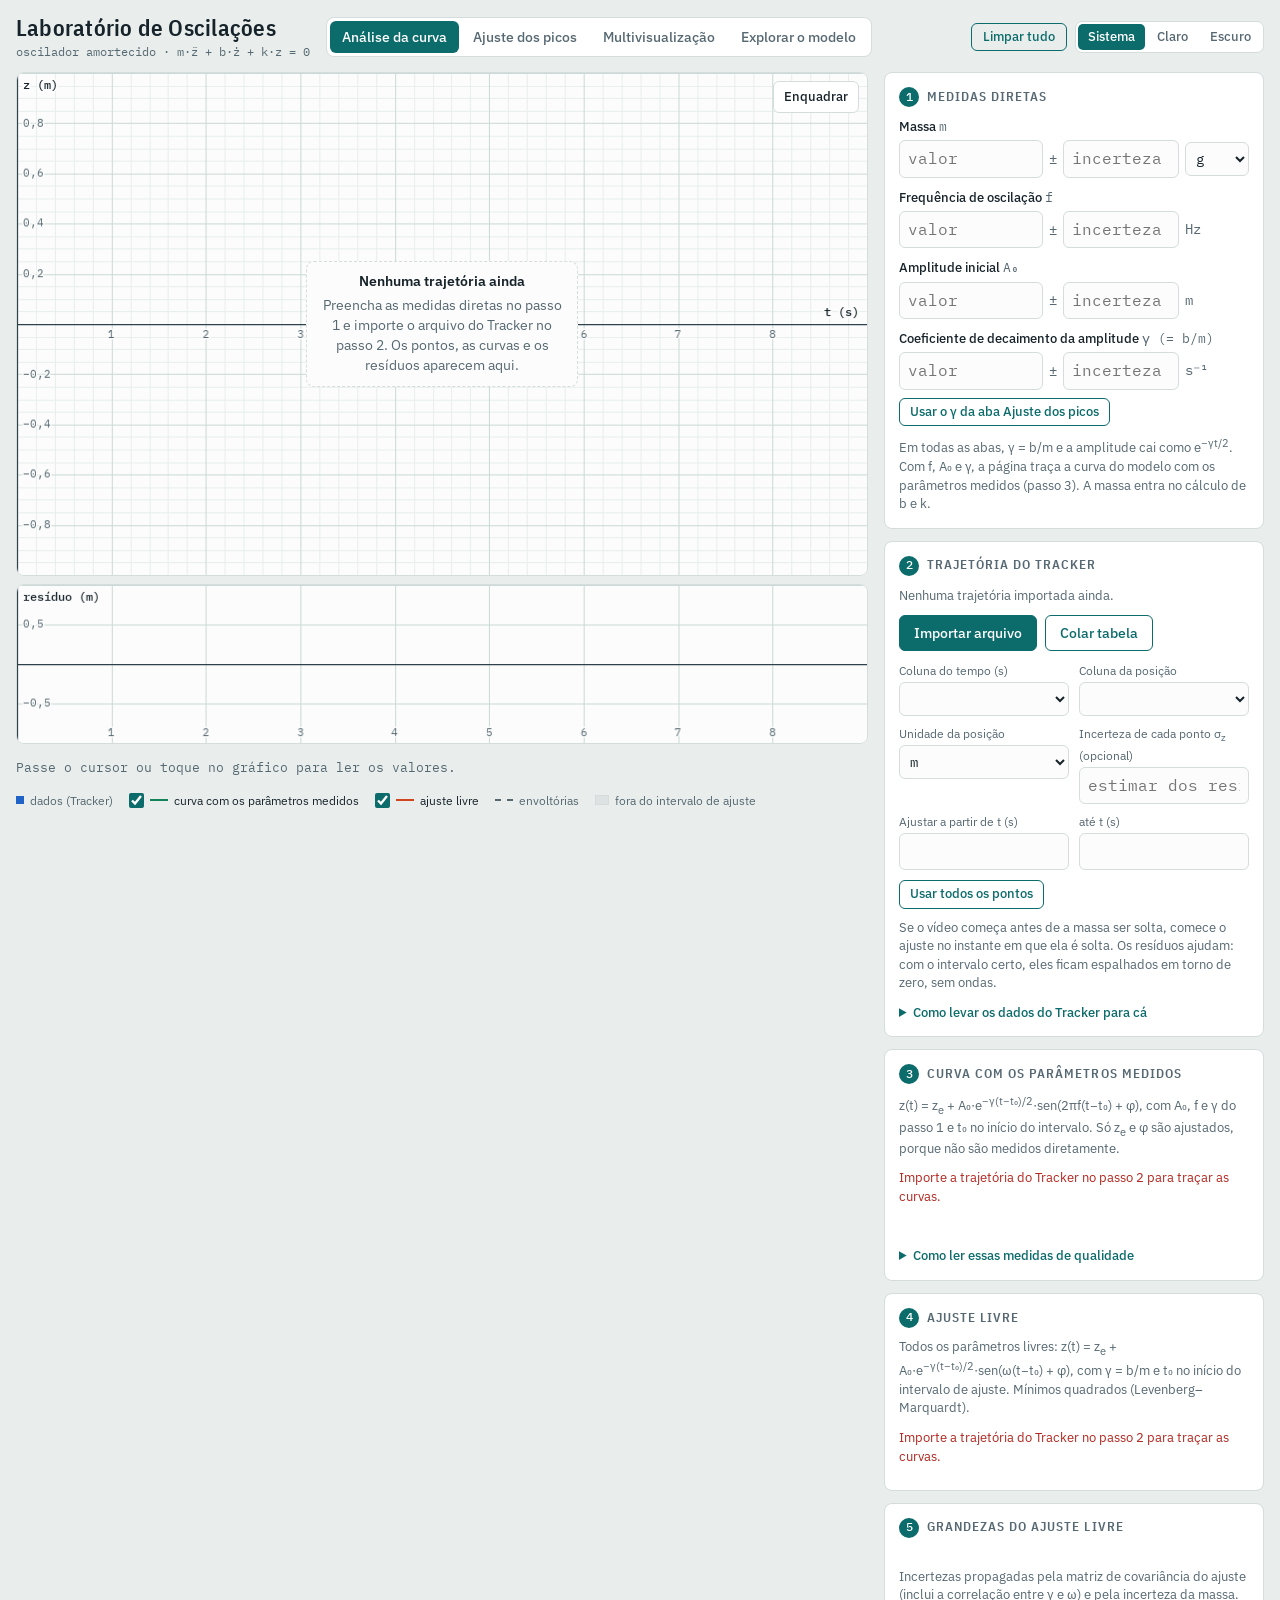
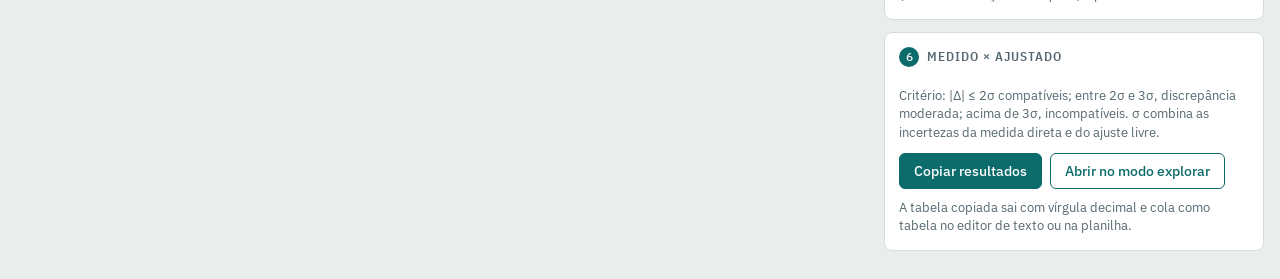
<file: laboratorio-oscilacoes/index.html>
<!doctype html>
<html lang="pt-BR">
<head>
<meta charset="utf-8">
<meta name="viewport" content="width=device-width, initial-scale=1, viewport-fit=cover">
<meta name="description" content="Análise do oscilador amortecido a partir da vídeo-análise no Tracker: ajuste da trajetória, ajuste dos picos de amplitude, multivisualização de posição, velocidade e aceleração, e exploração do modelo.">
<style>
/* base que a hospedagem de artifacts acrescentava: sem margem no body e [hidden] sempre oculto */
html { -webkit-text-size-adjust: 100%; }
body { margin: 0; }
img { max-width: 100%; }
[hidden] { display: none !important; }
</style>
<title>Laboratório de Oscilações</title>
<link rel="preconnect" href="https://fonts.googleapis.com">
<link rel="preconnect" href="https://fonts.gstatic.com" crossorigin>
<link rel="stylesheet" href="https://fonts.googleapis.com/css2?family=IBM+Plex+Mono:wght@400;500&family=IBM+Plex+Sans+Condensed:wght@600&family=IBM+Plex+Sans:wght@400;500;600&display=swap">
<style>
/* Layout: bancada de análise — o gráfico (com resíduos logo abaixo) fica fixo à esquerda; à direita, os passos do experimento em sequência */
:root {
  --bg: #e9eeed;
  --paper: #fbfcfb;
  --surface: #ffffff;
  --ink: #17232a;
  --ink-soft: #566871;
  --line: #d4dddc;
  --grid-minor: #e8efed;
  --grid-major: #cbdad6;
  --axis: #2f424b;
  --accent: #0c6b6b;
  --accent-ink: #ffffff;
  --err: #b3261e;
  --ok: #17784a; --warn: #9a6400; --bad: #b3261e;
  --data: #1f63c6; --fit: #cf4520; --c3: #12845a; --c4: #8040c8;
  --shade: rgba(23, 35, 42, 0.055);
  --font-display: "IBM Plex Sans Condensed", "Arial Narrow", system-ui, sans-serif;
  --font-ui: "IBM Plex Sans", system-ui, -apple-system, "Segoe UI", sans-serif;
  --font-mono: "IBM Plex Mono", ui-monospace, "SF Mono", Menlo, Consolas, monospace;
  --radius: 8px;
}
@media (prefers-color-scheme: dark) {
  :root:not([data-theme="light"]) {
    --bg: #0d1316; --paper: #121a1e; --surface: #172025; --ink: #e2eaed; --ink-soft: #92a3ab;
    --line: #26343a; --grid-minor: #172227; --grid-major: #233238; --axis: #a3b5bd;
    --accent: #4cbfbf; --accent-ink: #0b1517; --err: #ff8a80;
    --ok: #4fd08f; --warn: #f0b72f; --bad: #ff8a80;
    --data: #63a4ff; --fit: #ff7b55; --c3: #43cf98; --c4: #b58cff;
    --shade: rgba(0, 0, 0, 0.28);
    color-scheme: dark;
  }
}
:root[data-theme="dark"] {
  --bg: #0d1316; --paper: #121a1e; --surface: #172025; --ink: #e2eaed; --ink-soft: #92a3ab;
  --line: #26343a; --grid-minor: #172227; --grid-major: #233238; --axis: #a3b5bd;
  --accent: #4cbfbf; --accent-ink: #0b1517; --err: #ff8a80;
  --ok: #4fd08f; --warn: #f0b72f; --bad: #ff8a80;
  --data: #63a4ff; --fit: #ff7b55; --c3: #43cf98; --c4: #b58cff;
  --shade: rgba(0, 0, 0, 0.28);
  color-scheme: dark;
}
html, body { min-height: 100%; }
body {
  background: var(--bg); color: var(--ink); font-family: var(--font-ui); font-size: 14px; line-height: 1.45;
  padding-left: max(16px, env(safe-area-inset-left, 0px));
  padding-right: max(16px, env(safe-area-inset-right, 0px));
  padding-block: 14px 28px;
}
* { box-sizing: border-box; }
[hidden] { display: none !important; }
button, input, select, textarea { font: inherit; color: inherit; }
:focus-visible { outline: 2px solid var(--accent); outline-offset: 2px; }

.top { display: flex; align-items: center; gap: 10px 16px; flex-wrap: wrap; max-width: 1400px; margin: 0 auto 12px; }
.brand { display: flex; flex-direction: column; gap: 0; min-width: 0; }
.brand h1 { font-family: var(--font-display); font-weight: 600; font-size: 1.45rem; letter-spacing: 0.01em; margin: 0; line-height: 1.2; text-wrap: balance; }
.brand .sub { font-family: var(--font-mono); font-size: 0.78rem; color: var(--ink-soft); }
.tabs { display: inline-flex; gap: 2px; background: var(--surface); border: 1px solid var(--line); border-radius: 8px; padding: 3px; }
.tabs a { text-decoration: none; padding: 6px 12px; border-radius: 6px; font-weight: 500; color: var(--ink-soft); font-size: 0.88rem; text-align: center; }
@media (max-width: 620px) { .tabs { display: grid; grid-template-columns: 1fr 1fr; width: 100%; } .tabs a { padding: 6px 4px; font-size: 0.8rem; line-height: 1.2; } }
.stack { display: flex; flex-direction: column; gap: 8px; }
.plot-wrap.third { height: calc(min(56vh, 600px) / 3 + 40px); min-height: 150px; }
@media (max-width: 900px) { .plot-wrap.third { height: 170px; } }
.seg { display: inline-flex; background: var(--paper); border: 1px solid var(--line); border-radius: 7px; padding: 2px; gap: 2px; align-self: flex-start; }
.seg button { border: none; background: none; cursor: pointer; padding: 5px 12px; border-radius: 5px; font-size: 0.84rem; font-weight: 500; color: var(--ink-soft); }
.seg button[aria-pressed="true"] { background: var(--accent); color: var(--accent-ink); }
.legend .scale { font-family: var(--font-mono); font-size: 0.74rem; color: var(--ink-soft); }
table.peaks { width: 100%; border-collapse: collapse; }
table.peaks th { text-align: left; font-weight: 500; font-family: var(--font-mono); font-size: 0.78rem; color: var(--ink-soft); padding: 0 4px 6px 0; }
table.peaks td { padding: 2px 4px 2px 0; }
table.peaks td.i { font-family: var(--font-mono); font-size: 0.78rem; color: var(--ink-soft); width: 22px; }
table.peaks td.x { width: 30px; }
table.peaks input { font-family: var(--font-mono); font-size: 15px; padding: 5px 6px; border: 1px solid var(--line); border-radius: 5px; background: var(--paper); width: 100%; min-width: 0; }
table.peaks input.bad { border-color: var(--err); }
table.peaks .del { border: none; background: none; cursor: pointer; color: var(--ink-soft); width: 28px; height: 28px; border-radius: 6px; font-size: 1.05rem; }
table.peaks .del:hover { color: var(--err); }
.btn.warn, .btn.ghost.warn { background: var(--warn); border-color: var(--warn); color: var(--accent-ink); }
.tabs a:hover { color: var(--ink); }
.tabs a[aria-current="page"] { background: var(--accent); color: var(--accent-ink); }
.top-actions { margin-left: auto; display: flex; align-items: center; gap: 8px; flex-wrap: wrap; }
#resetAll { min-width: 7.5em; }
.theme { display: inline-flex; background: var(--surface); border: 1px solid var(--line); border-radius: 7px; padding: 2px; gap: 2px; }
.theme button { border: none; background: none; cursor: pointer; padding: 4px 10px; border-radius: 5px; font-size: 0.8rem; font-weight: 500; color: var(--ink-soft); }
.theme button:hover { color: var(--ink); }
.theme button[aria-pressed="true"] { background: var(--accent); color: var(--accent-ink); }
@media (max-width: 620px) { .top-actions { margin-left: 0; } }

.app { display: grid; grid-template-columns: minmax(0, 1fr) 380px; gap: 16px; max-width: 1400px; margin: 0 auto; align-items: start; }
@media (max-width: 900px) { .app { grid-template-columns: minmax(0, 1fr); } }
.stage { display: flex; flex-direction: column; gap: 8px; min-width: 0; position: sticky; top: 12px; }
@media (max-width: 900px) { .stage { position: static; } }
.plot-wrap { position: relative; background: var(--paper); border: 1px solid var(--line); border-radius: var(--radius); overflow: hidden; }
.plot-wrap.main { height: min(56vh, 600px); min-height: 260px; }
.plot-wrap.small { height: 160px; }
@media (max-width: 900px) { .plot-wrap.main { height: 340px; min-height: 0; } .plot-wrap.small { height: 130px; } }
.plot-wrap canvas { display: block; width: 100%; height: 100%; touch-action: none; cursor: crosshair; }
.plot-tools { position: absolute; top: 8px; right: 8px; display: flex; gap: 6px; }
.tool { background: var(--surface); border: 1px solid var(--line); border-radius: 6px; height: 32px; padding: 0 10px; cursor: pointer; font-size: 0.82rem; font-weight: 500; }
.tool:hover { border-color: var(--accent); color: var(--accent); }

.readout { font-family: var(--font-mono); font-size: 0.82rem; color: var(--ink-soft); min-height: 2.4em; display: flex; flex-wrap: wrap; gap: 4px 14px; align-items: center; font-variant-numeric: tabular-nums; }
.readout b { color: var(--ink); font-weight: 500; }
.legend { display: flex; flex-wrap: wrap; gap: 4px 16px; font-size: 0.78rem; color: var(--ink-soft); }
.legend span { display: inline-flex; align-items: center; gap: 6px; }
.sw-pt { width: 8px; height: 8px; background: var(--data); display: inline-block; }
.sw-ln { width: 18px; border-top: 2.5px solid var(--fit); display: inline-block; }
.sw-dash { width: 18px; border-top: 2px dashed var(--fit); display: inline-block; opacity: 0.8; }
.sw-shade { width: 14px; height: 10px; background: var(--shade); border: 1px solid var(--line); display: inline-block; }
.sw-c { width: 18px; border-top: 2.5px solid var(--c); display: inline-block; }
.sw-cd { width: 18px; border-top: 2px dashed var(--c); display: inline-block; }
.legend label.tg { display: inline-flex; align-items: center; gap: 6px; cursor: pointer; color: var(--ink); }
.legend label.tg input { accent-color: var(--accent); width: 15px; height: 15px; margin: 0; }
table.res.q3 td.v { text-align: left; }
table.res.q3 th:not(:first-child) { white-space: nowrap; }

.panel { display: flex; flex-direction: column; gap: 12px; min-width: 0; }
.block { background: var(--surface); border: 1px solid var(--line); border-radius: var(--radius); padding: 14px; display: flex; flex-direction: column; gap: 10px; min-width: 0; }
.block h2 { font-family: var(--font-display); font-weight: 600; font-size: 0.8rem; letter-spacing: 0.08em; text-transform: uppercase; color: var(--ink-soft); margin: 0; display: flex; align-items: center; gap: 8px; }
.block h2 .n { font-family: var(--font-mono); letter-spacing: 0; width: 20px; height: 20px; border-radius: 50%; background: var(--accent); color: var(--accent-ink); display: inline-grid; place-items: center; font-size: 0.72rem; font-weight: 500; }
.note { font-size: 0.8rem; color: var(--ink-soft); margin: 0; max-width: 65ch; }
.note code, .help code { font-family: var(--font-mono); font-size: 0.76rem; background: var(--paper); border: 1px solid var(--line); border-radius: 4px; padding: 0 3px; white-space: nowrap; }
.badge { display: inline-flex; align-items: center; gap: 6px; align-self: flex-start; font-size: 0.76rem; font-weight: 500; padding: 2px 9px; border-radius: 999px; border: 1px solid var(--line); color: var(--ink-soft); background: var(--paper); }
.badge.ex { border-color: var(--warn); color: var(--warn); }

.meas { display: flex; flex-direction: column; gap: 4px; }
.meas > label { font-size: 0.84rem; font-weight: 500; }
.meas > label span { font-family: var(--font-mono); font-weight: 400; color: var(--ink-soft); }
.meas-row { display: grid; grid-template-columns: minmax(0, 1fr) auto minmax(0, 0.8fr) 64px; gap: 6px; align-items: center; }
.meas-row .pm { font-family: var(--font-mono); color: var(--ink-soft); }
.meas-row .unit { font-family: var(--font-mono); font-size: 0.85rem; color: var(--ink-soft); }
input.num, select.sel, .field input, .field select {
  font-family: var(--font-mono); font-size: 16px; padding: 6px 8px; border: 1px solid var(--line); border-radius: 6px; background: var(--paper); width: 100%; min-width: 0;
}
select.sel, .field select { font-size: 14px; padding: 6px 6px; }
input.num.bad, .field input.bad { border-color: var(--err); }
.grid2 { display: grid; grid-template-columns: repeat(2, minmax(0, 1fr)); gap: 8px 10px; }
.field { display: flex; flex-direction: column; gap: 3px; min-width: 0; }
.field label { font-size: 0.78rem; color: var(--ink-soft); }
.row { display: flex; gap: 8px; flex-wrap: wrap; align-items: center; }
.btn { border: 1px solid var(--accent); background: var(--accent); color: var(--accent-ink); border-radius: 6px; padding: 7px 14px; font-weight: 500; cursor: pointer; }
.btn:hover { filter: brightness(1.08); }
.btn.ghost { background: none; color: var(--accent); }
.btn.small { padding: 4px 10px; font-size: 0.8rem; }
textarea { width: 100%; min-height: 110px; font-family: var(--font-mono); font-size: 13px; padding: 8px; border: 1px solid var(--line); border-radius: 6px; background: var(--paper); resize: vertical; }
.msg { font-size: 0.8rem; margin: 0; color: var(--err); }
.status { font-size: 0.82rem; margin: 0; color: var(--ink-soft); }
.status.ok { color: var(--ok); }
.status.bad { color: var(--err); }

.tbl-wrap { overflow-x: auto; }
table.res { width: 100%; border-collapse: collapse; font-variant-numeric: tabular-nums; }
table.res th { text-align: left; font-weight: 500; font-size: 0.74rem; letter-spacing: 0.04em; text-transform: uppercase; color: var(--ink-soft); padding: 4px 6px 6px 0; border-bottom: 1px solid var(--line); }
table.res td { padding: 6px 6px 6px 0; border-bottom: 1px solid var(--line); vertical-align: baseline; }
table.res tr:last-child td { border-bottom: none; }
table.res td.q { font-size: 0.86rem; white-space: nowrap; }
table.res td.q span { display: block; font-size: 0.72rem; color: var(--ink-soft); white-space: normal; }
table.res td.v { font-family: var(--font-mono); font-size: 0.86rem; white-space: nowrap; }
table.res td.u { font-family: var(--font-mono); font-size: 0.8rem; color: var(--ink-soft); white-space: nowrap; }
@media (max-width: 440px) { table.res td.v { font-size: 0.78rem; } table.res td.q { font-size: 0.8rem; white-space: normal; } table.res td.u { font-size: 0.74rem; } }
table.res td.miss { color: var(--ink-soft); font-family: var(--font-ui); font-size: 0.8rem; }

.chip { display: inline-flex; align-items: center; gap: 6px; font-size: 0.76rem; font-weight: 600; padding: 2px 9px; border-radius: 999px; border: 1px solid currentColor; white-space: nowrap; }
.chip::before { content: ""; width: 7px; height: 7px; border-radius: 50%; background: currentColor; }
.chip.ok { color: var(--ok); } .chip.warn { color: var(--warn); } .chip.bad { color: var(--bad); } .chip.info { color: var(--accent); }
.cmp { display: flex; flex-direction: column; gap: 10px; }
.cmp-item { display: grid; grid-template-columns: minmax(0, 1fr) auto; gap: 4px 10px; align-items: center; padding-bottom: 10px; border-bottom: 1px solid var(--line); }
.cmp-item:last-child { border-bottom: none; padding-bottom: 0; }
.cmp-item .t { font-weight: 500; font-size: 0.86rem; }
.cmp-item .d { grid-column: 1 / 3; font-family: var(--font-mono); font-size: 0.8rem; color: var(--ink-soft); overflow-wrap: anywhere; }
.cmp-item .d.hint { font-family: var(--font-ui); color: var(--warn); }
.relbox { display: flex; flex-direction: column; gap: 8px; align-items: flex-start; padding: 10px 12px; border: 1px solid var(--warn); border-radius: 6px; background: var(--paper); }
.relbox .note { color: var(--ink); }
.empty { position: absolute; inset: 0; display: grid; place-items: center; padding: 24px; pointer-events: none; }
.empty p { margin: 0; max-width: 34ch; text-align: center; font-size: 0.86rem; color: var(--ink-soft); background: var(--paper); padding: 10px 14px; border-radius: 8px; border: 1px dashed var(--line); }
.empty b { display: block; color: var(--ink); font-weight: 600; margin-bottom: 4px; }
.note.hint-warn { color: var(--warn); }
@media (pointer: coarse) { .plot-wrap canvas { touch-action: pan-y; } }

.param { display: grid; grid-template-columns: minmax(0, 1fr) 96px; gap: 4px 10px; align-items: center; }
.param label { font-size: 0.86rem; font-weight: 500; }
.param label span { font-family: var(--font-mono); font-weight: 400; color: var(--ink-soft); }
.param input[type="range"] { grid-column: 1 / 3; width: 100%; accent-color: var(--accent); margin: 0; }
.param .num { font-size: 15px; padding: 4px 6px; text-align: right; }
.check { display: flex; align-items: center; gap: 8px; font-size: 0.86rem; cursor: pointer; }
.check input { accent-color: var(--accent); width: 16px; height: 16px; }
.kv { display: grid; grid-template-columns: max-content minmax(0, 1fr); gap: 5px 14px; margin: 0; font-variant-numeric: tabular-nums; }
.kv dt { font-size: 0.84rem; color: var(--ink-soft); }
.kv dd { margin: 0; font-family: var(--font-mono); font-size: 0.86rem; min-width: 0; overflow-wrap: anywhere; }

details.help summary { cursor: pointer; font-weight: 500; font-size: 0.84rem; color: var(--accent); }
details.help[open] summary { margin-bottom: 6px; }
.help p, .help li { font-size: 0.82rem; color: var(--ink-soft); margin: 0 0 6px; max-width: 65ch; }
.help ol { margin: 0; padding-left: 18px; }
.toast { position: fixed; left: 50%; bottom: calc(18px + env(safe-area-inset-bottom, 0px)); transform: translateX(-50%); background: var(--ink); color: var(--bg); padding: 8px 14px; border-radius: 8px; font-size: 0.86rem; z-index: 20; }
.loadfail { padding: 24px; color: var(--err); }
@media (prefers-reduced-motion: reduce) { * { transition: none !important; } }
</style>
</head>
<body>
<header class="top">
  <div class="brand">
    <h1>Laboratório de Oscilações</h1>
    <span class="sub">oscilador amortecido · m·z̈ + b·ż + k·z = 0</span>
  </div>
  <nav class="tabs" aria-label="Seções">
    <a href="#analise" data-tab="analise">Análise da curva</a>
    <a href="#picos" data-tab="picos">Ajuste dos picos</a>
    <a href="#multi" data-tab="multi">Multivisualização</a>
    <a href="#explorar" data-tab="explorar">Explorar o modelo</a>
  </nav>
  <div class="top-actions">
    <button class="btn ghost small" id="resetAll" type="button" title="Apaga os dados de todas as abas">Limpar tudo</button>
    <div class="theme" role="group" aria-label="Tema">
      <button type="button" data-theme-opt="system" aria-pressed="true">Sistema</button>
      <button type="button" data-theme-opt="light" aria-pressed="false">Claro</button>
      <button type="button" data-theme-opt="dark" aria-pressed="false">Escuro</button>
    </div>
  </div>
</header>
<script>
(() => {
  const root = document.documentElement, KEY = "lab-osc-tema", hostTheme = root.getAttribute("data-theme");
  const btns = document.querySelectorAll("[data-theme-opt]");
  function apply(opt) {
    if (opt === "light" || opt === "dark") root.setAttribute("data-theme", opt);
    else if (hostTheme) root.setAttribute("data-theme", hostTheme);
    else root.removeAttribute("data-theme");
    btns.forEach(b => b.setAttribute("aria-pressed", String(b.dataset.themeOpt === opt)));
  }
  let saved = "system";
  try { saved = localStorage.getItem(KEY) || "system"; } catch {}
  apply(saved);
  btns.forEach(b => b.addEventListener("click", () => { apply(b.dataset.themeOpt); try { localStorage.setItem(KEY, b.dataset.themeOpt); } catch {} }));
})();
</script>

<main>
  <!-- ================= ANÁLISE ================= -->
  <section class="app" id="tab-analise">
    <div class="stage">
      <div class="plot-wrap main">
        <canvas id="aPlot" aria-label="Trajetória medida e curva de ajuste"></canvas>
        <div class="empty" id="aEmpty"><p><b>Nenhuma trajetória ainda</b>Preencha as medidas diretas no passo 1 e importe o arquivo do Tracker no passo 2. Os pontos, as curvas e os resíduos aparecem aqui.</p></div>
        <div class="plot-tools"><button class="tool" id="aFrame" type="button" title="Enquadrar os dados">Enquadrar</button></div>
      </div>
      <div class="plot-wrap small"><canvas id="aRes" aria-label="Resíduos do ajuste"></canvas></div>
      <div class="readout" id="aReadout"></div>
      <div class="legend">
        <span><i class="sw-pt"></i>dados (Tracker)</span>
        <label class="tg" style="--c:var(--c3)"><input type="checkbox" id="showExp"><i class="sw-c"></i>curva com os parâmetros medidos</label>
        <label class="tg" style="--c:var(--fit)"><input type="checkbox" id="showFit"><i class="sw-c"></i>ajuste livre</label>
        <span style="--c:var(--ink-soft)"><i class="sw-cd"></i>envoltórias</span>
        <span><i class="sw-shade"></i>fora do intervalo de ajuste</span>
      </div>
    </div>

    <div class="panel">
      <section class="block">
        <h2><span class="n">1</span>Medidas diretas</h2>
        <div class="meas">
          <label for="mVal">Massa <span>m</span></label>
          <div class="meas-row">
            <input class="num" id="mVal" inputmode="decimal" autocomplete="off" placeholder="valor">
            <span class="pm">±</span>
            <input class="num" id="mSig" inputmode="decimal" autocomplete="off" placeholder="incerteza" aria-label="Incerteza da massa">
            <select class="sel" id="mUnit" aria-label="Unidade da massa"><option value="g">g</option><option value="kg">kg</option></select>
          </div>
        </div>
        <div class="meas">
          <label for="fVal">Frequência de oscilação <span>f</span></label>
          <div class="meas-row">
            <input class="num" id="fVal" inputmode="decimal" autocomplete="off" placeholder="valor">
            <span class="pm">±</span>
            <input class="num" id="fSig" inputmode="decimal" autocomplete="off" placeholder="incerteza" aria-label="Incerteza da frequência">
            <span class="unit">Hz</span>
          </div>
        </div>
        <div class="meas">
          <label for="AVal">Amplitude inicial <span>A₀</span></label>
          <div class="meas-row">
            <input class="num" id="AVal" inputmode="decimal" autocomplete="off" placeholder="valor">
            <span class="pm">±</span>
            <input class="num" id="ASig" inputmode="decimal" autocomplete="off" placeholder="incerteza" aria-label="Incerteza da amplitude">
            <span class="unit" id="AUnit">m</span>
          </div>
        </div>
        <div class="meas">
          <label for="gVal">Coeficiente de decaimento da amplitude <span>γ (= b/m)</span></label>
          <div class="meas-row">
            <input class="num" id="gVal" inputmode="decimal" autocomplete="off" placeholder="valor">
            <span class="pm">±</span>
            <input class="num" id="gSig" inputmode="decimal" autocomplete="off" placeholder="incerteza" aria-label="Incerteza do coeficiente de decaimento">
            <span class="unit">s⁻¹</span>
          </div>
          <div class="row" style="margin-top:4px"><button class="btn ghost small" id="useG" type="button">Usar o γ da aba Ajuste dos picos</button></div>
        </div>
        <p class="note">Em todas as abas, γ = b/m e a amplitude cai como e<sup>−γt/2</sup>. Com f, A₀ e γ, a página traça a curva do modelo com os parâmetros medidos (passo 3). A massa entra no cálculo de b e k.</p>
      </section>

      <section class="block">
        <h2><span class="n">2</span>Trajetória do Tracker</h2>
        <p class="status" id="srcLine"></p>
        <div class="row">
          <button class="btn" id="importBtn" type="button">Importar arquivo</button>
          <button class="btn ghost" id="pasteToggle" type="button" aria-expanded="false">Colar tabela</button>
          <input type="file" id="fileIn" accept=".txt,.csv,.tsv,.dat,text/plain,text/csv,text/tab-separated-values" hidden>
        </div>
        <div id="pasteBox" hidden>
          <textarea id="pasteArea" spellcheck="false" aria-label="Dados colados do Tracker" placeholder="Cole aqui a tabela copiada do Tracker (t e posição)"></textarea>
          <div class="row" style="margin-top:6px"><button class="btn small" id="pasteUse" type="button">Usar dados colados</button></div>
        </div>
        <p class="msg" id="dataMsg" hidden></p>
        <div class="grid2">
          <div class="field"><label for="tCol">Coluna do tempo (s)</label><select id="tCol"></select></div>
          <div class="field"><label for="zCol">Coluna da posição</label><select id="zCol"></select></div>
          <div class="field"><label for="posUnit">Unidade da posição</label>
            <select id="posUnit"><option value="m">m</option><option value="cm">cm</option><option value="mm">mm</option></select></div>
          <div class="field"><label for="zSig">Incerteza de cada ponto σ<sub>z</sub> (opcional)</label><input id="zSig" inputmode="decimal" autocomplete="off" placeholder="estimar dos resíduos"></div>
          <div class="field"><label for="t1">Ajustar a partir de t (s)</label><input id="t1" inputmode="decimal" autocomplete="off"></div>
          <div class="field"><label for="t2">até t (s)</label><input id="t2" inputmode="decimal" autocomplete="off"></div>
        </div>
        <div class="row"><button class="btn ghost small" id="fullRange" type="button">Usar todos os pontos</button></div>
        <div class="relbox" id="relBox" hidden>
          <p class="note" id="relTxt"></p>
          <button class="btn small" id="relUse" type="button">Ajustar a partir daí</button>
        </div>
        <p class="note">Se o vídeo começa antes de a massa ser solta, comece o ajuste no instante em que ela é solta. Os resíduos ajudam: com o intervalo certo, eles ficam espalhados em torno de zero, sem ondas.</p>
        <details class="help">
          <summary>Como levar os dados do Tracker para cá</summary>
          <ol>
            <li>Calibre a escala no Tracker com a régua do vídeo, para a posição sair em metros (ou cm).</li>
            <li>Marque a massa quadro a quadro. Pode deixar a origem onde quiser: o ajuste encontra a posição de equilíbrio z<sub>e</sub>.</li>
            <li>Exporte a tabela de dados como arquivo de texto ou CSV e importe aqui. Outra opção: selecione a tabela de dados no Tracker, copie e use <b>Colar tabela</b>.</li>
          </ol>
          <p>Vírgula ou ponto decimal, tabulação, ponto e vírgula e as linhas de título do Tracker (nome da massa, nomes das colunas) são reconhecidos. Só não dá para usar a vírgula ao mesmo tempo como delimitador e como decimal: nesse caso, exporte com tabulação ou ponto e vírgula. A página escolhe sozinha a coluna que mais oscila; confira se é a certa.</p>
        </details>
      </section>

      <section class="block">
        <h2><span class="n">3</span>Curva com os parâmetros medidos</h2>
        <p class="note">z(t) = z<sub>e</sub> + A₀·e<sup>−γ(t−t₀)/2</sup>·sen(2πf(t−t₀) + φ), com A₀, f e γ do passo 1 e t₀ no início do intervalo. Só z<sub>e</sub> e φ são ajustados, porque não são medidos diretamente.</p>
        <p class="status" id="expStatus"></p>
        <div class="tbl-wrap"><table class="res q3" id="expQual"></table></div>
        <div id="expVerdict"></div>
        <p class="note hint-warn" id="expSigNote" hidden></p>
        <div class="tbl-wrap"><table class="res" id="expPar"></table></div>
        <details class="help">
          <summary>Como ler essas medidas de qualidade</summary>
          <p><b>RMS dos resíduos</b>: desvio típico entre os pontos e a curva, na unidade da posição. Quanto menor, melhor.</p>
          <p><b>R²</b>: fração da variação de z explicada pela curva. Perto de 1 é bom, mas em oscilações quase sempre passa de 0,99; compare as duas colunas.</p>
          <p><b>χ²/ν</b>: aparece quando você informa σ<sub>z</sub> no passo 2. Perto de 1, a curva descreve os dados dentro da incerteza dos pontos.</p>
          <p><b>Autocorrelação dos resíduos r₁</b>: perto de 0, os resíduos se espalham ao acaso; perto de 1, formam ondas, sinal de que a curva se afasta dos dados de forma sistemática. É o que se vê no gráfico de resíduos, em um número.</p>
          <p>O ajuste livre serve de referência: é a melhor curva possível desse modelo para estes pontos.</p>
        </details>
      </section>

      <section class="block">
        <h2><span class="n">4</span>Ajuste livre</h2>
        <p class="note">Todos os parâmetros livres: z(t) = z<sub>e</sub> + A₀·e<sup>−γ(t−t₀)/2</sup>·sen(ω(t−t₀) + φ), com γ = b/m e t₀ no início do intervalo de ajuste. Mínimos quadrados (Levenberg–Marquardt).</p>
        <p class="status" id="fitStatus"></p>
        <div class="tbl-wrap"><table class="res" id="fitTable"></table></div>
      </section>

      <section class="block">
        <h2><span class="n">5</span>Grandezas do ajuste livre</h2>
        <div class="tbl-wrap"><table class="res" id="derTable"></table></div>
        <div id="regime"></div>
        <p class="note">Incertezas propagadas pela matriz de covariância do ajuste (inclui a correlação entre γ e ω) e pela incerteza da massa.</p>
      </section>

      <section class="block">
        <h2><span class="n">6</span>Medido × ajustado</h2>
        <div class="cmp" id="cmpList"></div>
        <p class="note">Critério: |Δ| ≤ 2σ compatíveis; entre 2σ e 3σ, discrepância moderada; acima de 3σ, incompatíveis. σ combina as incertezas da medida direta e do ajuste livre.</p>
        <div class="row">
          <button class="btn" id="copyBtn" type="button">Copiar resultados</button>
          <button class="btn ghost" id="toExplore" type="button">Abrir no modo explorar</button>
        </div>
        <p class="note">A tabela copiada sai com vírgula decimal e cola como tabela no editor de texto ou na planilha.</p>
      </section>
    </div>
  </section>

  <!-- ================= PICOS ================= -->
  <section class="app" id="tab-picos" hidden>
    <div class="stage">
      <div class="plot-wrap main">
        <canvas id="pPlot" aria-label="Amplitude dos picos em função do tempo e curva de ajuste"></canvas>
        <div class="empty" id="pEmpty"><p><b>Nenhum pico ainda</b>Digite na tabela o instante t e a amplitude A de pelo menos 3 picos, ou cole as colunas de uma planilha. O ajuste aparece aqui.</p></div>
        <div class="plot-tools"><button class="tool" id="pFrame" type="button">Enquadrar</button></div>
      </div>
      <div class="plot-wrap small"><canvas id="pLn" aria-label="Logaritmo da amplitude em função do tempo"></canvas></div>
      <div class="readout" id="pReadout"></div>
      <div class="legend">
        <span><i class="sw-pt"></i>picos medidos (± σ<sub>A</sub>)</span>
        <span><i class="sw-ln"></i>ajuste A(t) = A₀·e<sup>−γt/2</sup></span>
        <span>abaixo: ln A × t, uma reta de inclinação −γ/2</span>
      </div>
    </div>
    <div class="panel">
      <section class="block">
        <h2><span class="n">1</span>Amplitudes dos picos</h2>
        <p class="note">Para cada pico da oscilação (máximo ou mínimo), anote o instante t e a amplitude A, que é a distância do pico até a posição de equilíbrio. Use sempre um valor positivo.</p>
        <div class="grid2">
          <div class="field"><label for="pUnit">Unidade de A</label><select id="pUnit"><option value="m">m</option><option value="cm">cm</option><option value="mm">mm</option></select></div>
          <div class="field"><label for="pSig">Incerteza de A, se for a mesma para todos</label><input id="pSig" inputmode="decimal" autocomplete="off" placeholder="opcional"></div>
        </div>
        <div class="tbl-wrap"><table class="peaks" id="pTable"></table></div>
        <div class="row">
          <button class="btn small" id="pAdd" type="button">+ Adicionar pico</button>
          <button class="btn ghost small" id="pPasteT" type="button" aria-expanded="false">Colar da planilha</button>
          <button class="btn ghost small" id="pClear" type="button">Limpar tabela</button>
        </div>
        <div id="pPasteBox" hidden>
          <textarea id="pPasteArea" spellcheck="false" aria-label="Picos colados" placeholder="Cole as colunas t, A e, se tiver, σA (uma linha por pico)"></textarea>
          <div class="row" style="margin-top:6px"><button class="btn small" id="pPasteUse" type="button">Usar dados colados</button></div>
        </div>
        <p class="msg" id="pMsg" hidden></p>
        <p class="note">A coluna σ<sub>A</sub> de cada linha tem prioridade sobre a incerteza comum. Linhas incompletas são ignoradas e ficam marcadas em vermelho.</p>
      </section>
      <section class="block">
        <h2><span class="n">2</span>Ajuste</h2>
        <p class="note">Modelo: A(t) = A₀·e<sup>−γt/2</sup>, por mínimos quadrados não lineares, ponderados por σ<sub>A</sub> quando todas as linhas têm incerteza. Aqui, como em todas as abas, γ = b/m.</p>
        <p class="status" id="pStatus"></p>
        <div class="tbl-wrap"><table class="res" id="pFitTable"></table></div>
      </section>
      <section class="block">
        <h2><span class="n">3</span>Grandezas e comparação</h2>
        <div class="tbl-wrap"><table class="res" id="pDerTable"></table></div>
        <div class="cmp" id="pCmp"></div>
        <div class="row"><button class="btn" id="pCopy" type="button">Copiar resultados</button></div>
      </section>
    </div>
  </section>

  <!-- ================= MULTIVISUALIZAÇÃO ================= -->
  <section class="app" id="tab-multi" hidden>
    <div class="stage">
      <div class="plot-wrap main" id="mOverWrap">
        <canvas id="mOver" aria-label="Posição, velocidade e aceleração sobrepostas"></canvas>
        <div class="plot-tools"><button class="tool" id="mFrame" type="button">Enquadrar</button></div>
        <div class="empty" id="mEmpty"><p><b>Nenhum arquivo ainda</b>Importe um arquivo do Tracker com o tempo e a posição (e, se tiver, a velocidade e a aceleração). As três curvas aparecem aqui, uma sobre a outra.</p></div>
      </div>
      <div class="stack" id="mStack" hidden>
        <div class="plot-wrap third"><canvas id="mX" aria-label="Posição em função do tempo"></canvas><div class="plot-tools"><button class="tool" id="mFrame2" type="button">Enquadrar</button></div></div>
        <div class="plot-wrap third"><canvas id="mV" aria-label="Velocidade em função do tempo"></canvas></div>
        <div class="plot-wrap third"><canvas id="mA" aria-label="Aceleração em função do tempo"></canvas></div>
      </div>
      <div class="readout" id="mReadout"></div>
      <div class="legend" id="mLegend">
        <label class="tg" style="--c:var(--data)"><input type="checkbox" id="mShowX"><i class="sw-c"></i>posição <span class="scale" id="mScaleX"></span></label>
        <label class="tg" style="--c:var(--fit)"><input type="checkbox" id="mShowV"><i class="sw-c"></i>velocidade <span class="scale" id="mScaleV"></span></label>
        <label class="tg" style="--c:var(--c4)"><input type="checkbox" id="mShowA"><i class="sw-c"></i>aceleração <span class="scale" id="mScaleA"></span></label>
      </div>
    </div>
    <div class="panel">
      <section class="block">
        <h2><span class="n">1</span>Arquivo do Tracker</h2>
        <p class="status" id="mSrc">Nenhum arquivo importado ainda.</p>
        <div class="row">
          <button class="btn" id="mImport" type="button">Importar arquivo</button>
          <button class="btn ghost" id="mPasteT" type="button" aria-expanded="false">Colar tabela</button>
          <button class="btn ghost" id="mFromA" type="button">Usar a trajetória da Análise da curva</button>
          <input type="file" id="mFile" accept=".txt,.csv,.tsv,.dat,text/plain,text/csv,text/tab-separated-values" hidden>
        </div>
        <div id="mPasteBox" hidden>
          <textarea id="mPasteArea" spellcheck="false" aria-label="Tabela colada do Tracker" placeholder="Cole aqui a tabela copiada do Tracker (t, posição, velocidade, aceleração)"></textarea>
          <div class="row" style="margin-top:6px"><button class="btn small" id="mPasteUse" type="button">Usar dados colados</button></div>
        </div>
        <p class="msg" id="mMsg" hidden></p>
        <div class="grid2">
          <div class="field"><label for="mT">Tempo (s)</label><select id="mT"></select></div>
          <div class="field"><label for="mLen">Unidade de comprimento</label><select id="mLen"><option value="m">m</option><option value="cm">cm</option><option value="mm">mm</option></select></div>
          <div class="field"><label for="mXc">Posição</label><select id="mXc"></select></div>
          <div class="field"><label for="mVc">Velocidade</label><select id="mVc"></select></div>
          <div class="field"><label for="mAc">Aceleração</label><select id="mAc"></select></div>
          <div class="field"></div>
          <div class="field"><label for="mT1">Mostrar a partir de t (s)</label><input id="mT1" inputmode="decimal" autocomplete="off"></div>
          <div class="field"><label for="mT2">até t (s)</label><input id="mT2" inputmode="decimal" autocomplete="off"></div>
        </div>
        <div class="row"><button class="btn ghost small" id="mFull" type="button">Usar todo o intervalo</button></div>
        <p class="note">No Tracker, inclua na tabela de dados as colunas de velocidade e aceleração (v e a) antes de exportar. Se o arquivo não tiver uma delas, escolha "calcular por derivada numérica": a velocidade sai da posição, e a aceleração sai da velocidade.</p>
      </section>
      <section class="block">
        <h2><span class="n">2</span>Visualização</h2>
        <div class="seg" role="group" aria-label="Modo de visualização">
          <button type="button" data-mode="over" aria-pressed="true">Sobrepostas</button>
          <button type="button" data-mode="stack" aria-pressed="false">Empilhadas</button>
        </div>
        <p class="note" id="mModeNote"></p>
        <label class="check"><input type="checkbox" id="mCenter"> Centralizar a posição no equilíbrio (subtrair a média)</label>
        <label class="check"><input type="checkbox" id="mDots"> Mostrar os pontos medidos</label>
      </section>
      <section class="block">
        <h2><span class="n">3</span>Relações entre as curvas</h2>
        <p class="status" id="mRelStatus"></p>
        <div class="tbl-wrap"><table class="res" id="mRel"></table></div>
        <p class="note">Estimativas na frequência dominante da posição, ajustando a cada curva uma senoide no intervalo mostrado. No MHS, a velocidade está adiantada de 90° em relação à posição e a aceleração está em oposição de fase (180°); com amortecimento fraco, os valores ficam próximos desses.</p>
      </section>
    </div>
  </section>

  <!-- ================= EXPLORAR ================= -->
  <section class="app" id="tab-explorar" hidden>
    <div class="stage">
      <div class="plot-wrap main">
        <canvas id="ePlot" aria-label="Posição em função do tempo"></canvas>
        <div class="plot-tools"><button class="tool" id="eFrame" type="button">Enquadrar</button></div>
      </div>
      <div class="plot-wrap small"><canvas id="eEn" aria-label="Energia mecânica em função do tempo"></canvas></div>
      <div class="readout" id="eReadout"></div>
      <div class="legend" id="eLegend">
        <span style="--c:var(--data)"><i class="sw-c"></i>z(t) com o b escolhido</span>
        <span style="--c:var(--data)"><i class="sw-cd"></i>envoltória</span>
        <span style="--c:var(--fit)" class="cmpLeg" hidden><i class="sw-c"></i>crítico (b = b<sub>c</sub>)</span>
        <span style="--c:var(--c3)" class="cmpLeg" hidden><i class="sw-c"></i>supercrítico (b = 2b<sub>c</sub>)</span>
        <span style="--c:var(--c4)"><i class="sw-c"></i>energia E(t)</span>
        <span style="--c:var(--c4)"><i class="sw-cd"></i>E₀·e<sup>−γt</sup></span>
      </div>
    </div>
    <div class="panel">
      <section class="block">
        <h2>Sistema massa-mola</h2>
        <p class="note">Solta da posição z(0) = A₀ com velocidade nula. Mude b e veja a oscilação passar de subcrítica a crítica e supercrítica.</p>
        <div class="param"><label for="eM">Massa <span>m (g)</span></label><input class="num" id="eMn" inputmode="decimal" aria-label="Massa em gramas"><input type="range" id="eM" min="20" max="1000" step="1"></div>
        <div class="param"><label for="eK">Constante elástica <span>k (N/m)</span></label><input class="num" id="eKn" inputmode="decimal" aria-label="Constante elástica"><input type="range" id="eK" min="0.5" max="100" step="0.1"></div>
        <div class="param"><label for="eB">Coeficiente de amortecimento <span>b (kg/s)</span></label><input class="num" id="eBn" inputmode="decimal" aria-label="Coeficiente de amortecimento"><input type="range" id="eB" min="0" max="5" step="0.001"></div>
        <div class="param"><label for="eA">Amplitude inicial <span>A₀ (m)</span></label><input class="num" id="eAn" inputmode="decimal" aria-label="Amplitude inicial"><input type="range" id="eA" min="0.005" max="0.3" step="0.001"></div>
        <div class="param"><label for="eD">Duração <span>(s)</span></label><input class="num" id="eDn" inputmode="decimal" aria-label="Duração"><input type="range" id="eD" min="1" max="60" step="0.5"></div>
        <label class="check"><input type="checkbox" id="eCmp"> Comparar com os regimes crítico e supercrítico</label>
        <div class="row"><button class="btn ghost small" id="eCrit" type="button">Levar b ao valor crítico</button></div>
      </section>
      <section class="block">
        <h2>Grandezas do modelo</h2>
        <dl class="kv" id="eKV"></dl>
        <div id="eRegime"></div>
      </section>
      <section class="block">
        <h2>O que observar</h2>
        <p class="note">Com γ = b/m, no regime subcrítico a amplitude cai como e<sup>−γt/2</sup> e a energia como e<sup>−γt</sup>: em τ = 2/γ a amplitude cai a 37% e a energia a 14%. A frequência ω = √(ω₀² − γ²/4) quase não muda com amortecimento fraco. Com b = b<sub>c</sub> = 2√(mk), o sistema volta ao equilíbrio no menor tempo, sem oscilar.</p>
      </section>
    </div>
  </section>
</main>

<script>
(() => {
  "use strict";
  // ================= utilidades numéricas e de formato =================
  const nfCache = {};
  const nf = (d) => nfCache[d] || (nfCache[d] = new Intl.NumberFormat("pt-BR", { minimumFractionDigits: d, maximumFractionDigits: d, useGrouping: false }));
  const minus = (s) => s.replace(/-/g, "−");
  const SUP = { "-": "⁻", "0": "⁰", "1": "¹", "2": "²", "3": "³", "4": "⁴", "5": "⁵", "6": "⁶", "7": "⁷", "8": "⁸", "9": "⁹" };
  const sup = (n) => String(n).split("").map(c => SUP[c] || c).join("");
  function fmtSig(v, sig = 4) {
    if (v == null || !isFinite(v)) return "—";
    if (v === 0) return "0";
    const a = Math.abs(v);
    if (a >= 1e6 || a < 1e-4) { const e = Math.floor(Math.log10(a)); return minus(nf(sig - 1).format(v / 10 ** e)) + "×10" + sup(e); }
    const d = Math.max(0, Math.min(8, sig - 1 - Math.floor(Math.log10(a))));
    return minus(nf(d).format(v));
  }
  function fmtTick(v, step) {
    if (Math.abs(v) < step * 1e-9) return "0";
    const a = Math.abs(step);
    if (a >= 1e5 || a < 1e-4) { const e = Math.floor(Math.log10(Math.abs(v))); return minus(nf(1).format(v / 10 ** e)) + "e" + e; }
    const d = Math.max(0, -Math.floor(Math.log10(a) + 1e-9));
    return minus(nf(d).format(v));
  }
  // valor ± incerteza, incerteza com 2 algarismos se começar por 1 ou 2, senão 1
  function fmtUnc(v, s) {
    if (v == null || !isFinite(v)) return "—";
    if (!(s > 0) || !isFinite(s)) return fmtSig(v, 4);
    const big = Math.max(Math.abs(v), s);
    let n = 0;
    if (big >= 1e5 || big < 1e-3) n = Math.floor(Math.log10(big));
    const vv = v / 10 ** n, ss = s / 10 ** n;
    let e = Math.floor(Math.log10(ss));
    let lead = ss / 10 ** e;
    let sig = lead < 2.95 ? 2 : 1;
    let q = 10 ** (e - sig + 1);
    let sr = Math.round(ss / q) * q;
    if (sr >= 10 ** (e + 1) && sig === 1) { e += 1; q = 10 ** (e - sig + 1); sr = Math.round(ss / q) * q; }
    const dec = Math.max(0, -(e - sig + 1));
    let vr = Math.round(vv / q) * q;
    if (Object.is(vr, -0) || Math.abs(vr) < q / 2) vr = 0;
    const body = `(${minus(nf(dec).format(vr))} ± ${nf(dec).format(sr)})`;
    return n ? `${body}×10${sup(n)}` : body;
  }
  // número digitado: aceita vírgula decimal e sinal unicode
  function parseNum(s) {
    if (s == null) return NaN;
    const t = String(s).trim().replace(/\s/g, "").replace(/[−–]/g, "-").replace(",", ".");
    if (!t) return NaN;
    return /^[-+]?(\d+\.?\d*|\.\d+)([eE][-+]?\d+)?$/.test(t) ? Number(t) : NaN;
  }
  const fmtIn = (v, sig = 4) => isFinite(v) ? fmtSig(v, sig).replace("−", "-") : "";
  // números para planilha: vírgula decimal, sinal "-" comum e notação E, que o Excel e o Planilhas Google reconhecem
  const DESUP = { "⁻": "-", "⁰": "0", "¹": "1", "²": "2", "³": "3", "⁴": "4", "⁵": "5", "⁶": "6", "⁷": "7", "⁸": "8", "⁹": "9" };
  const plain = (s) => s.replace(/×10([⁻⁰¹²³⁴⁵⁶⁷⁸⁹]+)/g, (_, e) => "E" + e.split("").map(c => DESUP[c]).join("")).replace(/−/g, "-");
  const tsvNum = (v) => isFinite(v) ? plain(fmtSig(v, 6)) : "";
  const tsvRaw = (v) => v == null || !isFinite(v) ? "" : String(v).replace(".", ",").replace("e", "E");
  function tsvPair(v, e) { const t = fmtUnc(v, e); const m = t.match(/^\(([^±]+) ± ([^)]+)\)(.*)$/); return m ? [plain(m[1].trim() + m[3]), plain(m[2].trim() + m[3])] : [tsvNum(v), ""]; }

  // ================= leitura da tabela do Tracker =================
  function parseTable(text) {
    const lines = String(text).replace(/^﻿/, "").split(/\r\n|\r|\n/).map(l => l.replace(/\s+$/, "")).filter(l => l.trim());
    if (lines.length < 3) throw new Error("A tabela precisa de pelo menos três linhas com dados.");
    const sample = lines.slice(0, 60);
    const has = (ch) => sample.some(l => l.includes(ch));
    const tryParse = (delim, decComma) => {
      const split = (l) => delim === "ws" ? l.trim().split(/\s+/) : l.split(delim).map(c => c.trim().replace(/^"(.*)"$/, "$1"));
      const num = (c) => {
        let t = c.trim().replace(/[−–]/g, "-");
        if (!t) return null;
        if (decComma) t = t.replace(",", ".");
        return /^[-+]?(\d+\.?\d*|\.\d+)([eE][-+]?\d+)?$/.test(t) ? Number(t) : NaN;
      };
      const rows = lines.map(split);
      const isNum = (r) => { const cells = r.filter(c => c !== ""); return cells.length >= 2 && r.every(c => { const v = num(c); return v === null || isFinite(v); }); };
      const numRows = rows.map(isNum);
      const first = numRows.indexOf(true);
      if (first < 0) return null;
      let header = null, hIdx = -1;
      for (let i = first - 1; i >= 0; i--) { if (rows[i].filter(c => c).length >= 2) { header = rows[i]; hIdx = i; break; } }
      const body = rows.filter((r, i) => i >= first && numRows[i]);
      const used = (r) => { let k = r.length; while (k > 0 && r[k - 1] === "") k--; return k; };
      const ncol = body.reduce((m, r) => Math.max(m, used(r)), header ? used(header) : 0);
      // vírgula usada ao mesmo tempo como separador e como decimal: os números se partem em pedaços
      if (delim === ",") {
        if (header && ncol > used(header)) return { ambiguous: true };
        let frag = 0, all = 0;
        body.slice(0, 50).forEach(r => r.forEach(c => { if (c) { all++; if (/^0\d+$/.test(c)) frag++; } }));
        if (!header && all && frag / all > 0.2) return { ambiguous: true };
      }
      // nomes das trilhas na linha acima do cabeçalho (ex.: "massa A ... massa B")
      let groups = null;
      if (hIdx > 0 && !numRows[hIdx - 1]) {
        const gr = rows[hIdx - 1]; let cur = ""; groups = [];
        for (let j = 0; j < ncol; j++) { if (gr[j]) cur = gr[j]; groups.push(cur); }
      }
      const cols = [];
      for (let j = 0; j < ncol; j++) {
        const values = body.map(r => { const v = r[j] == null ? null : num(r[j]); return v == null || !isFinite(v) ? null : v; });
        if (values.filter(v => v != null).length < 3) continue;
        cols.push({ name: (header && header[j]) ? header[j] : `coluna ${j + 1}`, values, j });
      }
      // nomes repetidos (várias trilhas): acrescenta a trilha ou a ordem
      const count = {};
      cols.forEach(c => { count[c.name] = (count[c.name] || 0) + 1; });
      const seen = {};
      cols.forEach(c => {
        if (count[c.name] < 2) return;
        seen[c.name] = (seen[c.name] || 0) + 1;
        const g = groups && groups[c.j];
        c.name = g ? `${c.name} (${g})` : `${c.name} (${seen[c.name]}ª)`;
      });
      cols.forEach(c => delete c.j);
      return cols.length >= 2 ? { cols, score: body.length * cols.length } : null;
    };
    const cands = [];
    // o separador mais específico presente decide; a vírgula só é separador quando não há tabulação nem ponto e vírgula
    if (has("\t")) cands.push(["\t", true], ["\t", false]);
    else if (has(";")) cands.push([";", true], [";", false]);
    else if (has(",")) cands.push([",", false], ["ws", true]);
    else cands.push(["ws", false]);
    let best = null, ambiguous = false;
    for (const [d, c] of cands) {
      const r = tryParse(d, c);
      if (r && r.ambiguous) { ambiguous = true; continue; }
      if (r && (!best || r.score > best.score)) best = r;
    }
    if (!best && ambiguous) throw new Error("A vírgula aparece como separador de colunas e como separador decimal, então os números não podem ser lidos. Exporte do Tracker com tabulação ou ponto e vírgula como delimitador, ou copie a tabela e use Colar tabela.");
    if (!best) throw new Error("Não encontrei duas colunas numéricas. Confira se a tabela tem o tempo e a posição.");
    return best.cols;
  }
  function stdev(a) { const v = a.filter(x => x != null); const m = v.reduce((s, x) => s + x, 0) / v.length; return Math.sqrt(v.reduce((s, x) => s + (x - m) ** 2, 0) / v.length); }
  function guessCols(cols) {
    let ti = cols.findIndex(c => /^(t|tempo|time)\b/i.test(c.name.trim()));
    if (ti < 0) ti = 0;
    const cand = cols.map((c, j) => j).filter(j => j !== ti);
    const named = cand.filter(j => /^[xyz]$/i.test(cols[j].name.trim()));
    const pool = named.length ? named : cand;
    let zi = pool[0], best = -1;
    pool.forEach(j => { const s = stdev(cols[j].values); if (s > best) { best = s; zi = j; } });
    return { ti, zi };
  }

  // ================= estado =================
  const KEY = "lab-osc-v1";
  let S = null;
  try { S = JSON.parse(localStorage.getItem(KEY) || "null"); } catch { S = null; }
  if (!S || !S.a) S = {
    a: { raw: null, src: "", ti: null, zi: null, unitPos: "m", meas: { m: "", sm: "", mu: "g", f: "", sf: "", A: "", sA: "", g: "", sg: "" }, sz: "", t1: "", t2: "" },
    e: { m: 200, k: 20, b: 0.12, A: 0.05, dur: 10, compare: false }
  };
  if (!S.e) S.e = { m: 200, k: 20, b: 0.12, A: 0.05, dur: 10, compare: false };
  // quem abriu a versão com exemplo: descarta os dados e as medidas de exemplo
  if (S.a.example) { S.a = { raw: null, src: "", ti: null, zi: null, unitPos: S.a.unitPos || "m", meas: { m: "", sm: "", mu: "g", f: "", sf: "", A: "", sA: "", g: "", sg: "" }, sz: "", t1: "", t2: "", showExp: S.a.showExp, showFit: S.a.showFit }; }
  if (S.p && S.p.example) delete S.p;
  let saveT = null;
  function save() {
    clearTimeout(saveT);
    saveT = setTimeout(() => {
      try {
        const out = JSON.parse(JSON.stringify(S));
        if (out.a.raw && out.a.raw.length > 1.5e6) out.a.raw = null;
        if (out.m && out.m.raw && out.m.raw.length > 1.5e6) out.m.raw = null;
        localStorage.setItem(KEY, JSON.stringify(out));
      } catch { /* armazenamento indisponível */ }
    }, 300);
  }
  let cols = [];
  function loadCols() {
    cols = [];
    if (S.a.raw) { try { cols = parseTable(S.a.raw); } catch { cols = []; S.a.raw = null; } }
    if (!cols.length) return;
    if (S.a.ti == null || S.a.zi == null || !cols[S.a.ti] || !cols[S.a.zi]) { const g = guessCols(cols); S.a.ti = g.ti; S.a.zi = g.zi; }
  }

  // ================= álgebra linear e ajuste =================
  function solve(Ain, bin) {
    const n = bin.length, A = Ain.map(r => r.slice()), b = bin.slice();
    for (let i = 0; i < n; i++) {
      let p = i; for (let r = i + 1; r < n; r++) if (Math.abs(A[r][i]) > Math.abs(A[p][i])) p = r;
      if (Math.abs(A[p][i]) < 1e-300) return null;
      [A[i], A[p]] = [A[p], A[i]]; [b[i], b[p]] = [b[p], b[i]];
      for (let r = i + 1; r < n; r++) { const f = A[r][i] / A[i][i]; if (!f) continue; for (let c = i; c < n; c++) A[r][c] -= f * A[i][c]; b[r] -= f * b[i]; }
    }
    const x = new Array(n).fill(0);
    for (let i = n - 1; i >= 0; i--) { let s = b[i]; for (let c = i + 1; c < n; c++) s -= A[i][c] * x[c]; x[i] = s / A[i][i]; }
    return x;
  }
  function inverse(A) {
    const n = A.length, out = Array.from({ length: n }, () => new Array(n).fill(0));
    for (let j = 0; j < n; j++) { const e = new Array(n).fill(0); e[j] = 1; const col = solve(A, e); if (!col) return null; for (let i = 0; i < n; i++) out[i][j] = col[i]; }
    return out;
  }
  // p = [ze, A, γ, ω, φ], com γ = b/m: a amplitude cai como e^(−γu/2)
  const model = (p, t, t0) => { const u = t - t0; return p[0] + p[1] * Math.exp(-p[2] * u / 2) * Math.sin(p[3] * u + p[4]); };
  function grad(p, t, t0) {
    const u = t - t0, e = Math.exp(-p[2] * u / 2), s = Math.sin(p[3] * u + p[4]), c = Math.cos(p[3] * u + p[4]);
    return [1, e * s, -p[1] * u / 2 * e * s, p[1] * e * c * u, p[1] * e * c];
  }
  function sse(p, ts, zs, t0) { let s = 0; for (let i = 0; i < ts.length; i++) { const r = zs[i] - model(p, ts[i], t0); s += r * r; } return s; }
  function lm(ts, zs, p0, t0) {
    let p = p0.slice(), lam = 1e-3, cur = sse(p, ts, zs, t0), it = 0, conv = false;
    const k = p.length;
    for (it = 0; it < 300; it++) {
      const JTJ = Array.from({ length: k }, () => new Array(k).fill(0)), JTr = new Array(k).fill(0);
      for (let i = 0; i < ts.length; i++) {
        const g = grad(p, ts[i], t0), r = zs[i] - model(p, ts[i], t0);
        for (let a = 0; a < k; a++) { JTr[a] += g[a] * r; for (let b = a; b < k; b++) JTJ[a][b] += g[a] * g[b]; }
      }
      for (let a = 0; a < k; a++) for (let b = 0; b < a; b++) JTJ[a][b] = JTJ[b][a];
      let accepted = false;
      while (lam < 1e12) {
        const M = JTJ.map((r, a) => r.map((v, b) => a === b ? v * (1 + lam) + 1e-30 : v));
        const d = solve(M, JTr);
        if (!d) { lam *= 10; continue; }
        const pn = p.map((v, a) => v + d[a]);
        const sn = sse(pn, ts, zs, t0);
        if (isFinite(sn) && sn < cur) {
          const rel = (cur - sn) / Math.max(cur, 1e-300);
          p = pn; cur = sn; lam = Math.max(lam / 3, 1e-9); accepted = true;
          if (rel < 1e-12) conv = true;
          break;
        }
        lam *= 4;
      }
      if (!accepted || conv) { conv = true; break; }
    }
    // matriz JᵀJ no ponto final
    const JTJ = Array.from({ length: k }, () => new Array(k).fill(0));
    for (let i = 0; i < ts.length; i++) { const g = grad(p, ts[i], t0); for (let a = 0; a < k; a++) for (let b = 0; b < k; b++) JTJ[a][b] += g[a] * g[b]; }
    return { p, sse: cur, JTJ, iters: it + 1, conv };
  }
  function estimateFreq(ts, zs) {
    const m = zs.reduce((s, z) => s + z, 0) / zs.length;
    const cross = [];
    for (let i = 1; i < zs.length; i++) {
      const a = zs[i - 1] - m, b = zs[i] - m;
      if (a < 0 && b >= 0) cross.push(ts[i - 1] + (ts[i] - ts[i - 1]) * (-a) / (b - a));
    }
    if (cross.length >= 2) return 2 * Math.PI * (cross.length - 1) / (cross[cross.length - 1] - cross[0]);
    return 2 * Math.PI / Math.max(1e-6, (ts[ts.length - 1] - ts[0]) / 2);
  }

  // ================= análise =================
  let R = null; // resultado do ajuste
  const el = (id) => document.getElementById(id);
  const massKg = () => { const v = parseNum(S.a.meas.m), s = parseNum(S.a.meas.sm), f = S.a.meas.mu === "kg" ? 1 : 1e-3; return { v: v * f, s: isFinite(s) ? Math.abs(s) * f : 0 }; };
  function points() {
    const ct = cols[S.a.ti], cz = cols[S.a.zi];
    if (!ct || !cz) return [];
    const out = [];
    for (let i = 0; i < Math.min(ct.values.length, cz.values.length); i++) {
      const t = ct.values[i], z = cz.values[i];
      if (t != null && z != null) out.push({ t, z });
    }
    out.sort((a, b) => a.t - b.t);
    return out;
  }
  function range(pts) {
    const lo = pts.length ? pts[0].t : 0, hi = pts.length ? pts[pts.length - 1].t : 1;
    let t1 = parseNum(S.a.t1), t2 = parseNum(S.a.t2);
    if (!isFinite(t1)) t1 = lo; if (!isFinite(t2)) t2 = hi;
    return [t1, t2];
  }
  // instante em que a massa é solta: fim de um trecho inicial parado, que dura bem mais que a passagem por um ponto de retorno
  function releaseTime(pts) {
    const n = pts.length;
    if (n < 30) return null;
    let zmin = Infinity, zmax = -Infinity; for (const q of pts) { if (q.z < zmin) zmin = q.z; if (q.z > zmax) zmax = q.z; }
    const pp = zmax - zmin; if (!(pp > 0)) return null;
    const z0 = pts.slice(0, 5).map(q => q.z).sort((a, b) => a - b)[2];
    const tol = 0.03 * pp;
    let k = 0; while (k < n && Math.abs(pts[k].z - z0) < tol) k++;
    if (k < 8 || k > n * 0.6) return null;
    const rest = pts.slice(k);
    if (rest.length < 20) return null;
    const w = estimateFreq(rest.map(q => q.t), rest.map(q => q.z));
    const T = 2 * Math.PI / w;
    if (!(pts[k - 1].t - pts[0].t > 0.15 * T)) return null;
    return pts[k - 1].t;
  }
  // curva com os parâmetros medidos: A₀, f e γ fixos; só z_e e φ são ajustados
  function fitExp(ts, zs, t0, A, w, gh, sz) { // gh = γ/2, taxa de decaimento da amplitude
    const n = ts.length, env = ts.map(t => A * Math.exp(-gh * (t - t0)));
    const zeFor = (ph) => { let s = 0; for (let i = 0; i < n; i++) s += zs[i] - env[i] * Math.sin(w * (ts[i] - t0) + ph); return s / n; };
    const sseFor = (ph) => { const ze = zeFor(ph); let s = 0; for (let i = 0; i < n; i++) { const r = zs[i] - ze - env[i] * Math.sin(w * (ts[i] - t0) + ph); s += r * r; } return s; };
    const K = 72; let best = 0, bs = Infinity;
    for (let k = 0; k < K; k++) { const ph = -Math.PI + 2 * Math.PI * k / K, s = sseFor(ph); if (s < bs) { bs = s; best = ph; } }
    // refinamento da fase por seção áurea
    const gr = (Math.sqrt(5) - 1) / 2;
    let a = best - 2 * Math.PI / K, b = best + 2 * Math.PI / K, c = b - gr * (b - a), d = a + gr * (b - a), fc = sseFor(c), fd = sseFor(d);
    for (let it = 0; it < 60; it++) { if (fc < fd) { b = d; d = c; fd = fc; c = b - gr * (b - a); fc = sseFor(c); } else { a = c; c = d; fc = fd; d = a + gr * (b - a); fd = sseFor(d); } }
    const ph = Math.atan2(Math.sin((a + b) / 2), Math.cos((a + b) / 2)), ze = zeFor(ph);
    const f = (t) => ze + A * Math.exp(-gh * (t - t0)) * Math.sin(w * (t - t0) + ph);
    const resid = ts.map((t, i) => zs[i] - f(t));
    const sse = resid.reduce((s, r) => s + r * r, 0), nu = n - 2;
    let a12 = 0, a22 = 0; ts.forEach((t, i) => { const dph = env[i] * Math.cos(w * (t - t0) + ph); a12 += dph; a22 += dph * dph; });
    const det = n * a22 - a12 * a12, s2 = sz > 0 ? sz * sz : sse / nu;
    return { ze, ph, sze: det > 0 ? Math.sqrt(a22 / det * s2) : NaN, sph: det > 0 ? Math.sqrt(n / det * s2) : NaN, f, resid };
  }
  // medidas de qualidade de uma curva a partir dos resíduos
  function quality(resid, zs, nPar, sz) {
    const n = resid.length;
    let sse = 0, mz = 0, mr = 0; resid.forEach(r => { sse += r * r; mr += r; }); zs.forEach(z => { mz += z; }); mz /= n; mr /= n;
    let sst = 0; zs.forEach(z => { sst += (z - mz) ** 2; });
    let num = 0, den = 0; for (let i = 0; i < n; i++) { den += (resid[i] - mr) ** 2; if (i) num += (resid[i] - mr) * (resid[i - 1] - mr); }
    return { n, nu: n - nPar, rms: Math.sqrt(sse / n), r2: sst > 0 ? 1 - sse / sst : NaN, chi2red: sz > 0 ? sse / (sz * sz) / (n - nPar) : null, r1: den > 0 ? num / den : 0 };
  }
  function analyze() {
    R = null;
    const pts = points();
    const [t1, t2] = range(pts);
    const sel = pts.filter(p => p.t >= t1 && p.t <= t2);
    const res = { pts, t1, t2, sel, ok: false, release: releaseTime(pts) };
    const bad = (m) => { res.msg = m; R = res; };
    if (!pts.length) return bad("Importe a trajetória do Tracker no passo 2 para traçar as curvas.");
    if (S.a.ti === S.a.zi) return bad("A mesma coluna está escolhida para o tempo e para a posição. Escolha colunas diferentes no passo 2.");
    if (!(t2 > t1)) return bad(`O início do intervalo de ajuste (t = ${fmtSig(t1, 4)} s) precisa ser menor que o fim (t = ${fmtSig(t2, 4)} s).`);
    if (sel.length < 12) return bad(`Há ${sel.length} ${sel.length === 1 ? "ponto" : "pontos"} entre t = ${fmtSig(t1, 4)} s e t = ${fmtSig(t2, 4)} s. O ajuste precisa de pelo menos 12; amplie o intervalo.`);
    const ts = sel.map(p => p.t), zs = sel.map(p => p.z), t0 = ts[0];
    const fM = parseNum(S.a.meas.f), AM = parseNum(S.a.meas.A), gM = parseNum(S.a.meas.g);
    // curva com os parâmetros medidos (independe do ajuste livre)
    {
      const miss = [], neg = [], nan = [], list = (a) => a.join(", ").replace(/, ([^,]*)$/, " e $1");
      const chk = (raw, v, name, zeroOk) => { if (!String(raw || "").trim()) miss.push(name); else if (!isFinite(v)) nan.push(name); else if (v < 0 || (!zeroOk && v === 0)) neg.push(name); };
      chk(S.a.meas.f, fM, "f", false); chk(S.a.meas.A, AM, "A₀", false); chk(S.a.meas.g, gM, "γ", true);
      const szv = parseNum(S.a.sz);
      if (miss.length || neg.length || nan.length) res.exp = { ok: false, msg: [miss.length ? `Preencha no passo 1: ${list(miss)}.` : "", nan.length ? `O valor de ${list(nan)} no passo 1 não é um número; use vírgula ou ponto como decimal.` : "", neg.length ? `${list(neg)} ${neg.length > 1 ? "precisam ser positivos" : (neg[0] === "γ" ? "não pode ser negativo" : "precisa ser positivo")} (passo 1).` : ""].filter(Boolean).join(" ") };
      else {
        const X = fitExp(ts, zs, t0, AM, 2 * Math.PI * fM, gM / 2, szv);
        res.exp = Object.assign(X, { ok: true, A: AM, w: 2 * Math.PI * fM, gh: gM / 2, t0, q: quality(X.resid, zs, 2, szv), residT: ts });
      }
    }
    const ze0 = zs.reduce((s, z) => s + z, 0) / zs.length;
    const w0 = fM > 0 ? 2 * Math.PI * fM : estimateFreq(ts, zs);
    const T = 2 * Math.PI / w0;
    const ampIn = (a, b) => { let m = 0; for (let i = 0; i < ts.length; i++) if (ts[i] >= a && ts[i] <= b) m = Math.max(m, Math.abs(zs[i] - ze0)); return m; };
    const A1 = ampIn(t0, t0 + T), A2 = ampIn(ts[ts.length - 1] - T, ts[ts.length - 1]);
    let zmin = Infinity, zmax = -Infinity; for (const z of zs) { if (z < zmin) zmin = z; if (z > zmax) zmax = z; }
    const A0 = AM > 0 ? AM : (A1 || (zmax - zmin) / 2);
    const span = ts[ts.length - 1] - t0 - T;
    // chute de γ = b/m: o medido, ou o dobro da taxa de queda da amplitude entre o primeiro e o último período
    const g0 = gM > 0 ? gM : (A1 > 0 && A2 > 0 && span > 0 ? Math.max(0, 2 * Math.log(A1 / A2) / span) : 0);
    let bestP = null, bestS = Infinity;
    for (let k = 0; k < 24; k++) {
      const ph = -Math.PI + k * Math.PI / 12;
      const p = [ze0, A0, g0, w0, ph], s = sse(p, ts, zs, t0);
      if (s < bestS) { bestS = s; bestP = p; }
    }
    let fit = lm(ts, zs, bestP, t0);
    // segunda tentativa com a frequência estimada dos dados, se a medida estiver longe
    if (fM > 0) {
      const wAlt = estimateFreq(ts, zs);
      if (Math.abs(wAlt - w0) / w0 > 0.05) {
        let pb = null, sb = Infinity;
        for (let k = 0; k < 24; k++) { const p = [ze0, A0, g0, wAlt, -Math.PI + k * Math.PI / 12], s = sse(p, ts, zs, t0); if (s < sb) { sb = s; pb = p; } }
        const alt = lm(ts, zs, pb, t0);
        if (alt.sse < fit.sse) fit = alt;
      }
    }
    let p = fit.p.slice();
    const sgn = [1, 1, 1, 1, 1];
    if (p[3] < 0) { p[3] = -p[3]; p[4] = Math.PI - p[4]; sgn[3] *= -1; sgn[4] *= -1; }
    if (p[1] < 0) { p[1] = -p[1]; p[4] += Math.PI; sgn[1] *= -1; }
    p[4] = Math.atan2(Math.sin(p[4]), Math.cos(p[4]));
    const n = ts.length, nu = n - 5;
    const sz = parseNum(S.a.sz);
    const hasSz = sz > 0;
    const inv = inverse(fit.JTJ);
    if (!inv) { res.msg = "O ajuste não ficou determinado. Confira o intervalo e a coluna da posição."; R = res; return; }
    const s2 = hasSz ? sz * sz : fit.sse / nu;
    const cov = inv.map((r, a) => r.map((v, b) => v * s2 * sgn[a] * sgn[b]));
    const sig = cov.map((r, a) => Math.sqrt(Math.max(0, r[a])));
    const sEst = Math.sqrt(fit.sse / nu);
    Object.assign(res, {
      ok: true, p, cov, sig, t0, n, nu, iters: fit.iters, conv: fit.conv, tb: ts[ts.length - 1],
      noOsc: !(p[1] > 3 * sig[1]) || !(p[1] > 2 * sEst),
      gSig: p[2] > 2 * sig[2],
      chi2red: hasSz ? fit.sse / (sz * sz) / nu : null, sEst: Math.sqrt(fit.sse / nu), hasSz,
      resid: sel.map(q => ({ t: q.t, r: q.z - model(p, q.t, t0) }))
    });
    res.q = quality(res.resid.map(q => q.r), zs, 5, hasSz ? sz : 0);
    // grandezas derivadas: q = [ze, A, γ, ω, φ, m]
    const mk = massKg();
    const hasM = mk.v > 0;
    const q = [...p, hasM ? mk.v : 1];
    const C = Array.from({ length: 6 }, (_, a) => Array.from({ length: 6 }, (_, b) => a < 5 && b < 5 ? cov[a][b] : (a === 5 && b === 5 ? mk.s ** 2 : 0)));
    const prop = (fn) => {
      const v = fn(q);
      const g = q.map((x, j) => { const h = 1e-6 * Math.max(Math.abs(x), 1e-9); const a = q.slice(), b = q.slice(); a[j] += h; b[j] -= h; return (fn(a) - fn(b)) / (2 * h); });
      let s2 = 0; for (let a = 0; a < 6; a++) for (let b = 0; b < 6; b++) s2 += g[a] * C[a][b] * g[b];
      return { v, s: Math.sqrt(Math.max(0, s2)) };
    };
    // γ = b/m: ω₀² = ω² + γ²/4, τ = 2/γ, Q = ω₀/γ, δ = γT/2, crítico em γ = 2ω₀
    const w0f = (x) => Math.sqrt(x[3] * x[3] + x[2] * x[2] / 4);
    res.der = {
      tau: prop(x => 2 / x[2]),
      f: prop(x => x[3] / (2 * Math.PI)),
      T: prop(x => 2 * Math.PI / x[3]),
      w0: prop(w0f),
      dec: prop(x => x[2] * Math.PI / x[3]),
      Q: prop(x => w0f(x) / x[2]),
      ratio: prop(x => x[2] / (2 * w0f(x))),
      b: hasM ? prop(x => x[5] * x[2]) : null,
      k: hasM ? prop(x => x[5] * (x[3] * x[3] + x[2] * x[2] / 4)) : null,
      hasM
    };
    // comparação
    const cmp = [];
    const fS = parseNum(S.a.meas.sf), AS = parseNum(S.a.meas.sA);
    const near = (a, b, tol) => Math.abs(a / b - 1) < tol;
    if (fM > 0) {
      const ff = res.der.f.v;
      let hint = "";
      if (near(fM / ff, 2 * Math.PI, 0.05)) hint = "O valor medido parece ser a frequência angular ω (em rad/s). No passo 1 entra f = ω/2π, em Hz.";
      else if (near(fM * ff, 1, 0.05)) hint = "O valor medido parece ser o período T (em s). No passo 1 entra a frequência f = 1/T, em Hz.";
      cmp.push({ name: "Frequência f", unit: "Hz", meas: fM, ms: isFinite(fS) ? Math.abs(fS) : 0, fit: ff, fs: res.der.f.s, hint });
    } else cmp.push({ name: "Frequência f", missing: true });
    if (AM > 0) {
      let hint = "";
      for (const fac of [1000, 100, 10]) {
        if (near(AM / p[1], fac, 0.2)) { hint = `A medida é cerca de ${fac} vezes o valor ajustado. Confira se ela está na mesma unidade da posição do Tracker (${S.a.unitPos}).`; break; }
        if (near(p[1] / AM, fac, 0.2)) { hint = `A medida é cerca de ${fac} vezes menor que o valor ajustado. Confira se ela está na mesma unidade da posição do Tracker (${S.a.unitPos}).`; break; }
      }
      cmp.push({ name: "Amplitude inicial A₀", unit: S.a.unitPos, meas: AM, ms: isFinite(AS) ? Math.abs(AS) : 0, fit: p[1], fs: sig[1], hint });
    } else cmp.push({ name: "Amplitude inicial A₀", missing: true });
    const gS = parseNum(S.a.meas.sg);
    if (gM > 0) cmp.push({ name: "Decaimento γ (= b/m)", unit: "s⁻¹", meas: gM, ms: isFinite(gS) ? Math.abs(gS) : 0, fit: p[2], fs: sig[2],
      hint: near(gM / p[2], 0.5, 0.1) ? "O valor medido parece ser b/(2m), a metade de γ. Nesta página, γ = b/m (amplitude caindo como e^(−γt/2))." : near(gM / p[2], 2, 0.1) ? "O valor medido é cerca do dobro do ajustado. Confira se ele é b/m (amplitude caindo como e^(−γt/2))." : "" });
    else cmp.push({ name: "Decaimento γ (= b/m)", missing: true });
    res.cmp = cmp;
    R = res;
  }

  // ================= painel da análise =================
  const U = () => S.a.unitPos;
  function row(q, sub, v, u) { return `<tr><td class="q">${q}${sub ? `<span>${sub}</span>` : ""}</td><td class="v">${v}</td><td class="u">${u}</td></tr>`; }
  const fmtR2 = (v) => !isFinite(v) ? "—" : minus(nf(v > 0.999 ? 5 : 4).format(v));
  function renderExp() {
    const st = el("expStatus"), qt = el("expQual"), vd = el("expVerdict"), pt = el("expPar");
    const X = R && R.exp;
    if (!X || !X.ok) {
      st.className = "status bad";
      st.textContent = X ? X.msg : (R && R.msg ? R.msg : "Importe a trajetória para traçar a curva.");
      qt.innerHTML = vd.innerHTML = pt.innerHTML = ""; el("expSigNote").hidden = true; return;
    }
    const u = U(), F = R.ok && !R.noOsc ? R.q : null, E = X.q;
    st.className = "status ok";
    st.textContent = `Curva traçada sobre ${E.n} pontos, de t = ${fmtSig(X.t0, 4)} s a ${fmtSig(X.residT[X.residT.length - 1], 4)} s.`;
    const two = (lab, sub, a, b) => `<tr><td class="q">${lab}${sub ? `<span>${sub}</span>` : ""}</td><td class="v">${a}</td><td class="v">${b}</td></tr>`;
    qt.innerHTML = `<thead><tr><th>Qualidade</th><th>Medidos</th><th>Ajuste livre</th></tr></thead><tbody>` +
      two(`RMS dos resíduos (${u})`, "", fmtSig(E.rms, 2), F ? fmtSig(F.rms, 2) : "—") +
      two("R²", "", fmtR2(E.r2), F ? fmtR2(F.r2) : "—") +
      (E.chi2red != null ? two("χ²/ν", `ν = ${E.nu} e ${E.nu - 3}`, fmtSig(E.chi2red, 3), F && F.chi2red != null ? fmtSig(F.chi2red, 3) : "—") : "") +
      two("r₁ dos resíduos", "autocorrelação", minus(nf(2).format(E.r1)), F ? minus(nf(2).format(F.r1)) : "—") + `</tbody>`;
    if (F) {
      const ratio = E.rms / F.rms;
      const [k, lab, txt] = ratio < 1.25
        ? ["ok", "Descreve os dados", "quase tão bem quanto o ajuste livre"]
        : ratio < 2 ? ["warn", "Descreve razoavelmente", "com desvios maiores que os do ajuste livre"]
        : ["bad", "Não descreve bem os dados", "com desvios bem maiores que os do ajuste livre"];
      vd.innerHTML = `<div class="row"><span class="chip ${k}">${lab}</span><span class="note">RMS ${fmtSig(ratio, 2)} vez${ratio >= 2 ? "es" : ""} o do ajuste livre: ${txt}.</span></div>` +
        (ratio >= 1.25 ? `<p class="note" style="margin-top:6px">Confira f, A₀ e γ no passo 1 e o intervalo de ajuste. Se a curva sai de fase com o tempo, o desvio vem da frequência; se a amplitude da curva se afasta da dos pontos, vem do decaimento γ ou de A₀. O passo 6 mostra qual medida difere do ajuste livre.</p>` : "") +
        `<p class="note" style="margin-top:6px">Critério: RMS até 1,25 vez o do ajuste livre, descreve os dados; até 2 vezes, razoavelmente; acima disso, não descreve bem.</p>`;
    } else vd.innerHTML = `<p class="note">Sem o ajuste livre, não há referência para comparar; use os números acima e o gráfico de resíduos.</p>`;
    const mk = massKg(), hasM = mk.v > 0;
    const fM = parseNum(S.a.meas.f), sf = Math.abs(parseNum(S.a.meas.sf)) || 0, gM = parseNum(S.a.meas.g), sg = Math.abs(parseNum(S.a.meas.sg)) || 0;
    const w = 2 * Math.PI * fM, sw = 2 * Math.PI * sf, w0 = Math.sqrt(w * w + gM * gM / 4), sw0 = Math.sqrt((w * sw) ** 2 + (gM / 4 * sg) ** 2) / w0;
    const miss = `<td class="v miss">informe a massa no passo 1</td>`;
    const noSig = [["f", S.a.meas.f, S.a.meas.sf], ["γ", S.a.meas.g, S.a.meas.sg], ["m", S.a.meas.m, S.a.meas.sm]].filter(([, v, e]) => parseNum(v) > 0 && !(parseNum(e) > 0)).map(x => x[0]);
    pt.innerHTML = `<thead><tr><th>Grandeza</th><th>Valor</th><th>Unidade</th></tr></thead><tbody>` +
      row("z<sub>e</sub>", "ajustado", fmtUnc(X.ze, X.sze), u) +
      row("φ", "ajustado", fmtUnc(X.ph, X.sph), "rad") +
      row("ω = 2πf", "da frequência medida", fmtUnc(w, sw), "rad/s") +
      row("ω₀ = √(ω² + γ²/4)", "frequência natural", fmtUnc(w0, sw0), "rad/s") +
      (gM > 0 ? row("τ = 2/γ", "tempo para A cair a A₀/e", fmtUnc(2 / gM, 2 * sg / gM ** 2), "s") : "") +
      (hasM ? row("b = m·γ", "coeficiente de amortecimento", fmtUnc(mk.v * gM, Math.sqrt((gM * mk.s) ** 2 + (mk.v * sg) ** 2)), "kg/s") : `<tr><td class="q">b = m·γ</td>${miss}<td class="u">kg/s</td></tr>`) +
      (hasM ? row("k = m·ω₀²", "constante elástica", fmtUnc(mk.v * w0 * w0, Math.sqrt((w0 * w0 * mk.s) ** 2 + (2 * mk.v * w0 * sw0) ** 2)), "N/m") : `<tr><td class="q">k = m·ω₀²</td>${miss}<td class="u">N/m</td></tr>`) +
      `</tbody>`;
    el("expSigNote").hidden = !noSig.length;
    if (noSig.length) el("expSigNote").textContent = `Sem incerteza informada para ${noSig.join(", ").replace(/, ([^,]*)$/, " e $1")} no passo 1: as incertezas abaixo ficam subestimadas.`;
  }
  function renderAnalysis() {
    renderExp();
    const st = el("fitStatus"), ft = el("fitTable"), dt = el("derTable"), cl = el("cmpList"), rg = el("regime");
    const pts = R ? R.pts : [];
    el("srcLine").textContent = pts.length ? `${S.a.src || "Dados colados"} · ${pts.length} pontos` : "Nenhuma trajetória importada ainda.";
    el("aEmpty").hidden = pts.length > 0;
    const rel = R && R.release;
    const relShow = rel != null && R.t1 < rel - (1e-3 * Math.max(1, Math.abs(rel)));
    el("relBox").hidden = !relShow;
    if (relShow) el("relTxt").textContent = `A massa parece estar parada até t ≈ ${fmtSig(rel, 3)} s e ser solta nesse instante. O trecho parado não segue o modelo e distorce o ajuste.`;
    if (!R || !R.ok) {
      st.className = "status bad"; st.textContent = R && R.msg ? R.msg : "Importe a trajetória para fazer o ajuste.";
      ft.innerHTML = ""; dt.innerHTML = ""; cl.innerHTML = ""; rg.innerHTML = "";
      return;
    }
    const p = R.p, s = R.sig, u = U();
    st.className = R.noOsc || !R.conv ? "status bad" : "status ok";
    st.textContent = `Ajuste com ${R.n} pontos, de t = ${fmtSig(R.t0, 4)} s a ${fmtSig(R.tb, 4)} s.` +
      (R.conv ? "" : " Atenção: o ajuste parou antes de convergir; confira o intervalo e as medidas diretas.") +
      (R.noOsc ? " Os dados não mostram uma oscilação clara: a amplitude ajustada é comparável ao ruído. Confira a coluna da posição e o intervalo de ajuste." : "");
    ft.innerHTML = `<thead><tr><th>Parâmetro</th><th>Valor</th><th>Unidade</th></tr></thead><tbody>` +
      row("z<sub>e</sub>", "posição de equilíbrio", fmtUnc(p[0], s[0]), u) +
      row("A₀", `amplitude em t₀ = ${fmtSig(R.t0, 4)} s`, fmtUnc(p[1], s[1]), u) +
      row("γ = b/m", "parâmetro de amortecimento", fmtUnc(p[2], s[2]), "s⁻¹") +
      row("ω", "frequência angular amortecida", fmtUnc(p[3], s[3]), "rad/s") +
      row("φ", "fase", fmtUnc(p[4], s[4]), "rad") +
      (R.hasSz
        ? row("χ²/ν", `ν = N − 5 = ${R.nu}`, fmtSig(R.chi2red, 3), "")
        : row("σ estimada", "desvio dos pontos em torno do ajuste", fmtSig(R.sEst, 2), u)) + `</tbody>`;
    if (R.noOsc) {
      dt.innerHTML = ""; cl.innerHTML = "";
      rg.innerHTML = `<p class="note">Sem uma oscilação identificada, as grandezas derivadas e a comparação com as medidas diretas não fazem sentido.</p>`;
      return;
    }
    const d = R.der;
    const miss = `<td class="v miss">informe a massa no passo 1</td>`;
    const gPos = p[2] > 0;
    const undef = (q, un) => `<tr><td class="q">${q}</td><td class="v miss">não definido, pois γ ≤ 0</td><td class="u">${un}</td></tr>`;
    dt.innerHTML = `<thead><tr><th>Grandeza</th><th>Valor</th><th>Unidade</th></tr></thead><tbody>` +
      (gPos ? row("τ = 2/γ", "tempo para A cair a A₀/e", fmtUnc(d.tau.v, d.tau.s), "s") : undef("τ = 2/γ", "s")) +
      row("f = ω/2π", "frequência", fmtUnc(d.f.v, d.f.s), "Hz") +
      row("T = 2π/ω", "período", fmtUnc(d.T.v, d.T.s), "s") +
      row("ω₀ = √(ω² + γ²/4)", "frequência natural", fmtUnc(d.w0.v, d.w0.s), "rad/s") +
      (d.hasM ? row("b = m·γ", "coeficiente de amortecimento", fmtUnc(d.b.v, d.b.s), "kg/s") : `<tr><td class="q">b = m·γ</td>${miss}<td class="u">kg/s</td></tr>`) +
      (d.hasM ? row("k = m·ω₀²", "constante elástica", fmtUnc(d.k.v, d.k.s), "N/m") : `<tr><td class="q">k = m·ω₀²</td>${miss}<td class="u">N/m</td></tr>`) +
      (gPos ? row("Q = ω₀/γ", "fator de qualidade", fmtUnc(d.Q.v, d.Q.s), "") : undef("Q = ω₀/γ", "")) +
      row("δ = γT/2", "decremento logarítmico", fmtUnc(d.dec.v, d.dec.s), "") + `</tbody>`;
    const r = d.ratio.v, rs = d.ratio.s;
    let cls = "ok", txt = "Subcrítico";
    if (!R.gSig) { cls = "warn"; txt = "Amortecimento não significativo"; }
    else if (r >= 1) { cls = "bad"; txt = "Não subcrítico"; }
    const gNote = !R.gSig
      ? `<p class="note" style="margin-top:6px">γ não chega a 2σ acima de zero neste intervalo, então o amortecimento não foi medido com segurança e τ e Q ficam mal determinados. Use um intervalo mais longo, com mais oscilações.</p>`
      : "";
    rg.innerHTML = `<div class="row"><span class="chip ${cls}">${txt}</span><span class="note">γ/(2ω₀) = ${fmtUnc(r, rs)}${r < 1 && R.gSig ? " &lt; 1" : ""}</span></div>` + gNote +
      `<p class="note" style="margin-top:6px">O modelo com seno já supõe o regime subcrítico (γ &lt; 2ω₀), então o ajuste confirma esse regime e mostra a folga γ/(2ω₀).</p>`;
    cl.innerHTML = R.cmp.map(c => {
      if (c.missing) return `<div class="cmp-item"><span class="t">${c.name}</span><span class="chip info">sem medida direta</span><span class="d">Preencha o passo 1 para comparar.</span></div>`;
      const sc = Math.sqrt(c.ms ** 2 + c.fs ** 2);
      const z = sc > 0 ? Math.abs(c.meas - c.fit) / sc : Infinity;
      const [k, lab] = z <= 2 ? ["ok", "compatíveis"] : z <= 3 ? ["warn", "discrepância moderada"] : ["bad", "incompatíveis"];
      return `<div class="cmp-item"><span class="t">${c.name}</span><span class="chip ${k}">${lab}</span>` +
        `<span class="d">medida ${fmtUnc(c.meas, c.ms)} ${c.unit} · ${c.fitLabel || "ajuste livre"} ${fmtUnc(c.fit, c.fs)} ${c.unit} · |Δ| = ${isFinite(z) ? fmtSig(z, 2) : "∞"}σ</span>` +
        (c.hint && z > 2 ? `<span class="d hint">${c.hint}</span>` : "") + `</div>`;
    }).join("");
  }
  function resultsTSV() {
    if (!R || !R.ok || R.noOsc) return "";
    const p = R.p, s = R.sig, d = R.der, u = U();
    const num = tsvNum;
    // valor e incerteza arredondados como na tela, sem parênteses
    const pair = tsvPair;
    const lines = [["Grandeza", "Valor", "Incerteza", "Unidade"]];
    const add = (q, v, e, un) => { const [a, b] = pair(v, e); lines.push([q, a, b, un]); };
    const mk = massKg();
    if (mk.v > 0) add("m (medida)", parseNum(S.a.meas.m), parseNum(S.a.meas.sm), S.a.meas.mu);
    const fM = parseNum(S.a.meas.f), AM = parseNum(S.a.meas.A);
    if (fM > 0) add("f (medida)", fM, parseNum(S.a.meas.sf), "Hz");
    if (AM > 0) add("A0 (medida)", AM, parseNum(S.a.meas.sA), u);
    add("ze", p[0], s[0], u); add("A0 (ajuste)", p[1], s[1], u); add("γ = b/m", p[2], s[2], "s^-1"); add("ω", p[3], s[3], "rad/s"); add("φ", p[4], s[4], "rad");
    if (p[2] > 0) add("τ = 2/γ", d.tau.v, d.tau.s, "s");
    add("f (ajuste)", d.f.v, d.f.s, "Hz"); add("T", d.T.v, d.T.s, "s"); add("ω0", d.w0.v, d.w0.s, "rad/s");
    if (d.hasM) { add("b = m·γ", d.b.v, d.b.s, "kg/s"); add("k = m·ω0²", d.k.v, d.k.s, "N/m"); }
    if (p[2] > 0) add("Q = ω0/γ", d.Q.v, d.Q.s, "");
    add("δ = γT/2", d.dec.v, d.dec.s, ""); add("γ/(2ω0)", d.ratio.v, d.ratio.s, "");
    lines.push(["N (pontos)", String(R.n), "", ""]);
    lines.push(["intervalo de ajuste", `${num(R.t1)} a ${num(R.t2)}`, "", "s"]);
    if (R.hasSz) lines.push(["χ²/ν", num(R.chi2red), "", ""]); else lines.push(["σ estimada dos pontos", num(R.sEst), "", u]);
    const X = R.exp;
    if (X && X.ok) {
      const gM = parseNum(S.a.meas.g);
      lines.push([]); lines.push(["Curva com os parâmetros medidos", "", "", ""]);
      if (gM >= 0) add("γ (medida, = b/m)", gM, parseNum(S.a.meas.sg), "s^-1");
      add("ze (curva medida)", X.ze, X.sze, u); add("φ (curva medida)", X.ph, X.sph, "rad");
      lines.push(["Qualidade", "Parâmetros medidos", "Ajuste livre", ""]);
      lines.push(["RMS dos resíduos", num(X.q.rms), num(R.q.rms), u]);
      lines.push(["R²", plain(fmtR2(X.q.r2)), plain(fmtR2(R.q.r2)), ""]);
      if (X.q.chi2red != null) lines.push(["χ²/ν", num(X.q.chi2red), num(R.q.chi2red), ""]);
      lines.push(["r1 dos resíduos", num(X.q.r1), num(R.q.r1), ""]);
    }
    return lines.map(l => l.join("\t")).join("\n");
  }

  // ================= gráfico genérico =================
  let colors = {};
  function readColors() {
    const cs = getComputedStyle(document.documentElement), g = (n) => cs.getPropertyValue(n).trim();
    colors = { paper: g("--paper"), gridMinor: g("--grid-minor"), gridMajor: g("--grid-major"), axis: g("--axis"), ink: g("--ink"), inkSoft: g("--ink-soft"), shade: g("--shade"), data: g("--data"), fit: g("--fit"), c3: g("--c3"), c4: g("--c4") };
  }
  function niceStep(raw) {
    const p = Math.pow(10, Math.floor(Math.log10(raw))), m = raw / p;
    const nm = m < 1.5 ? 1 : m < 3.5 ? 2 : m < 7.5 ? 5 : 10;
    return { step: nm * p, minor: (nm * p) / (nm === 2 ? 4 : 5) };
  }
  class Plot {
    constructor(canvas, o) {
      this.c = canvas; this.ctx = canvas.getContext("2d"); this.wrap = canvas.parentElement; this.o = o;
      this.W = 0; this.H = 0; this.dpr = 1; this.y = { min: -1, max: 1 }; this.yAuto = true;
      new ResizeObserver(() => this.resize()).observe(this.wrap);
      this.bind();
    }
    resize() {
      const r = this.wrap.getBoundingClientRect();
      this.dpr = window.devicePixelRatio || 1;
      this.W = Math.max(1, Math.round(r.width)); this.H = Math.max(1, Math.round(r.height));
      this.c.width = Math.round(this.W * this.dpr); this.c.height = Math.round(this.H * this.dpr);
      schedule();
    }
    X(x) { const v = this.o.xv; return (x - v.min) * this.W / (v.max - v.min); }
    Y(y) { return this.H - (y - this.y.min) * this.H / (this.y.max - this.y.min); }
    xAt(px) { const v = this.o.xv; return v.min + px / this.W * (v.max - v.min); }
    yAt(py) { return this.y.min + (this.H - py) / this.H * (this.y.max - this.y.min); }
    autoRange(layers) {
      const xv = this.o.xv; let lo = Infinity, hi = -Infinity;
      const take = (y) => { if (isFinite(y)) { if (y < lo) lo = y; if (y > hi) hi = y; } };
      layers.forEach(L => {
        if (L.noFit) return;
        if (L.type === "pts") L.xs.forEach((x, i) => { if (x >= xv.min && x <= xv.max) { const e = L.es && L.es[i] > 0 ? L.es[i] : 0; take(L.ys[i] - e); take(L.ys[i] + e); } });
        if (L.type === "fn") { const a = Math.max(xv.min, L.from ?? -Infinity), b = Math.min(xv.max, L.to ?? Infinity); if (a < b) for (let i = 0; i <= 200; i++) take(L.f(a + (b - a) * i / 200)); }
        if (L.type === "hline") take(L.y);
        if (L.type === "line") L.xs.forEach((x, i) => { if (x >= xv.min && x <= xv.max) take(L.ys[i]); });
      });
      if (!(lo < hi)) { if (isFinite(lo)) { lo -= 1; hi += 1; } else return; }
      if (this.o.symY) { const m = Math.max(Math.abs(lo), Math.abs(hi)) * 1.15; this.y.min = -m; this.y.max = m; return; }
      if (this.o.yZero && lo > 0) lo = 0;
      const pad = (hi - lo) * 0.08; this.y.min = lo - pad; this.y.max = hi + pad * (this.o.compact ? 2.5 : 1.6);
    }
    draw() {
      const { W, H } = this; if (W < 4 || H < 4) return;
      const xv = this.o.xv, X = (x) => this.X(x), Y = (y) => this.Y(y);
      const key = `${dataVer}|${xv.min}|${xv.max}|${this.yAuto ? "a" : this.y.min + "," + this.y.max}|${W}|${H}|${this.dpr}`;
      if (key !== this.key || !this.base) {
        this.layers = this.o.layers();
        if (this.yAuto) this.autoRange(this.layers);
        this.drawBase(this.layers);
        this.key = key;
      }
      const layers = this.layers, ctx = this.ctx;
      ctx.setTransform(1, 0, 0, 1, 0, 0); ctx.clearRect(0, 0, this.c.width, this.c.height); ctx.drawImage(this.base, 0, 0);
      ctx.setTransform(this.dpr, 0, 0, this.dpr, 0, 0);
      this.drawTrace(ctx, layers, X, Y, xv, H);
    }
    drawBase(layers) {
      if (!this.base) { this.base = document.createElement("canvas"); this.bctx = this.base.getContext("2d"); }
      this.base.width = this.c.width; this.base.height = this.c.height;
      const ctx = this.bctx, { W, H } = this;
      const xv = this.o.xv, X = (x) => this.X(x), Y = (y) => this.Y(y);
      ctx.setTransform(this.dpr, 0, 0, this.dpr, 0, 0);
      ctx.fillStyle = colors.paper; ctx.fillRect(0, 0, W, H);
      const gx = niceStep((xv.max - xv.min) / Math.max(2, W / 90)), gy = niceStep((this.y.max - this.y.min) / Math.max(2, H / (this.o.compact ? 36 : 60)));
      ctx.lineWidth = 1;
      ctx.strokeStyle = colors.gridMinor; ctx.beginPath();
      if (!this.o.compact) {
        for (let x = Math.ceil(xv.min / gx.minor) * gx.minor; x <= xv.max; x += gx.minor) { const px = Math.round(X(x)) + 0.5; ctx.moveTo(px, 0); ctx.lineTo(px, H); }
        for (let y = Math.ceil(this.y.min / gy.minor) * gy.minor; y <= this.y.max; y += gy.minor) { const py = Math.round(Y(y)) + 0.5; ctx.moveTo(0, py); ctx.lineTo(W, py); }
      }
      ctx.stroke();
      ctx.strokeStyle = colors.gridMajor; ctx.beginPath();
      const xt = [], yt = [];
      for (let k = Math.ceil(xv.min / gx.step); k * gx.step <= xv.max; k++) { const x = k * gx.step; xt.push(x); const px = Math.round(X(x)) + 0.5; ctx.moveTo(px, 0); ctx.lineTo(px, H); }
      for (let k = Math.ceil(this.y.min / gy.step); k * gy.step <= this.y.max; k++) { const y = k * gy.step; yt.push(y); const py = Math.round(Y(y)) + 0.5; ctx.moveTo(0, py); ctx.lineTo(W, py); }
      ctx.stroke();
      layers.filter(L => L.type === "outside").forEach(L => {
        ctx.fillStyle = colors.shade; const a = X(L.from), b = X(L.to);
        if (a > 0) ctx.fillRect(0, 0, Math.min(a, W), H);
        if (b < W) ctx.fillRect(Math.max(b, 0), 0, W - Math.max(b, 0), H);
      });
      const ox = X(0), oy = Y(0);
      ctx.strokeStyle = colors.axis; ctx.lineWidth = 1.25; ctx.beginPath();
      if (oy >= 0 && oy <= H) { ctx.moveTo(0, Math.round(oy) + 0.5); ctx.lineTo(W, Math.round(oy) + 0.5); }
      if (ox >= 0 && ox <= W) { ctx.moveTo(Math.round(ox) + 0.5, 0); ctx.lineTo(Math.round(ox) + 0.5, H); }
      ctx.stroke();
      const clampPy = (py) => Math.max(-4 * H, Math.min(5 * H, py));
      layers.forEach(L => {
        const col = colors[L.color] || L.color;
        if (L.type === "hline") {
          ctx.save(); ctx.strokeStyle = col; ctx.lineWidth = L.width || 1; ctx.setLineDash(L.dash || []); ctx.globalAlpha = L.alpha ?? 1;
          const py = Math.round(Y(L.y)) + 0.5; ctx.beginPath(); ctx.moveTo(L.from != null ? X(L.from) : 0, py); ctx.lineTo(L.to != null ? X(L.to) : W, py); ctx.stroke(); ctx.restore();
        } else if (L.type === "fn") {
          const a = Math.max(xv.min, L.from ?? -Infinity), b = Math.min(xv.max, L.to ?? Infinity);
          if (!(a < b)) return;
          const n = Math.max(40, Math.ceil(W * 1.5 * (b - a) / (xv.max - xv.min)));
          ctx.save(); ctx.strokeStyle = col; ctx.lineWidth = L.width || 2; ctx.setLineDash(L.dash || []); ctx.globalAlpha = L.alpha ?? 1; ctx.lineJoin = "round";
          ctx.beginPath(); let pen = false;
          for (let i = 0; i <= n; i++) { const x = i === n ? b : a + (b - a) * i / n, y = L.f(x); if (!isFinite(y)) { pen = false; continue; } const px = X(x), py = clampPy(Y(y)); if (pen) ctx.lineTo(px, py); else { ctx.moveTo(px, py); pen = true; } }
          ctx.stroke(); ctx.restore();
        } else if (L.type === "line") {
          ctx.save(); ctx.strokeStyle = col; ctx.lineWidth = L.width || 2; ctx.lineJoin = "round"; ctx.globalAlpha = L.alpha ?? 1;
          ctx.beginPath(); let pen = false;
          for (let i = 0; i < L.xs.length; i++) {
            const y = L.ys[i]; if (y == null || !isFinite(y)) { pen = false; continue; }
            const px = X(L.xs[i]), py = clampPy(Y(y)); if (pen) ctx.lineTo(px, py); else { ctx.moveTo(px, py); pen = true; }
          }
          ctx.stroke();
          if (L.dots) { ctx.fillStyle = col; for (let i = 0; i < L.xs.length; i++) { const y = L.ys[i]; if (y == null || !isFinite(y)) continue; const px = X(L.xs[i]), py = Y(y); if (px < -4 || px > W + 4 || py < -4 || py > H + 4) continue; ctx.fillRect(px - 2, py - 2, 4, 4); } }
          ctx.restore();
        } else if (L.type === "pts") {
          ctx.save(); ctx.fillStyle = col; ctx.globalAlpha = L.alpha ?? 1; const r = L.r || 2.5;
          if (L.es) {
            ctx.strokeStyle = col; ctx.lineWidth = 1.25; ctx.beginPath();
            for (let i = 0; i < L.xs.length; i++) {
              const e = L.es[i]; if (!(e > 0)) continue;
              const px = X(L.xs[i]), y1 = clampPy(Y(L.ys[i] - e)), y2 = clampPy(Y(L.ys[i] + e));
              ctx.moveTo(px, y1); ctx.lineTo(px, y2); ctx.moveTo(px - 4, y1); ctx.lineTo(px + 4, y1); ctx.moveTo(px - 4, y2); ctx.lineTo(px + 4, y2);
            }
            ctx.stroke();
          }
          for (let i = 0; i < L.xs.length; i++) { const px = X(L.xs[i]), py = Y(L.ys[i]); if (px < -5 || px > W + 5 || py < -5 || py > H + 5) continue; ctx.fillRect(px - r, py - r, 2 * r, 2 * r); }
          ctx.restore();
        }
      });
      // rótulos
      ctx.font = '11px "IBM Plex Mono", ui-monospace, monospace'; ctx.lineJoin = "round";
      const label = (t, x, y) => { ctx.lineWidth = 3; ctx.strokeStyle = colors.paper; ctx.strokeText(t, x, y); ctx.fillStyle = colors.inkSoft; ctx.fillText(t, x, y); };
      if (!this.o.noXLabels) {
        const ly = (!this.o.compact && oy >= 0 && oy <= H - 18) ? oy + 5 : H - 16;
        ctx.textAlign = "center"; ctx.textBaseline = "top";
        xt.forEach(x => { if (Math.abs(x) < gx.step * 1e-9) return; const px = X(x); if (px < 14 || px > W - 14) return; label(fmtTick(x, gx.step), px, ly); });
      }
      const leftSide = ox < 50 || ox > W;
      ctx.textBaseline = "middle"; ctx.textAlign = leftSide ? "left" : "right";
      const lx = leftSide ? 6 : ox - 6;
      yt.forEach(y => { if (Math.abs(y) < gy.step * 1e-9 && ox >= 0 && ox <= W) return; const py = Y(y); if (py < 10 || py > H - 10) return; label(fmtTick(y, gy.step), lx, py); });
      ctx.font = '500 12px "IBM Plex Mono", ui-monospace, monospace';
      const title = (t, x, y) => { ctx.lineWidth = 4; ctx.strokeStyle = colors.paper; ctx.strokeText(t, x, y); ctx.fillStyle = colors.ink; ctx.fillText(t, x, y); };
      if (this.o.xTitle) { ctx.textAlign = "right"; ctx.textBaseline = "bottom"; title(this.o.xTitle(), W - 8, (oy >= 22 && oy <= H - 8) ? oy - 5 : H - 20); }
      if (this.o.yTitle) { const t = this.o.yTitle(); ctx.textAlign = "left"; ctx.textBaseline = "top"; const tw = ctx.measureText(t).width; title(t, Math.min(Math.max((leftSide ? 6 : ox + 7), 6), W - tw - 8), 7); }
    }
    drawTrace(ctx, layers, X, Y, xv, H) {
      const tr = this.o.getTrace();
      if (tr != null && tr >= xv.min && tr <= xv.max) {
        const px = Math.round(X(tr)) + 0.5;
        ctx.save(); ctx.setLineDash([4, 4]); ctx.strokeStyle = colors.axis; ctx.globalAlpha = 0.55; ctx.lineWidth = 1; ctx.beginPath(); ctx.moveTo(px, 0); ctx.lineTo(px, H); ctx.stroke(); ctx.restore();
        layers.forEach(L => {
          if (!L.trace) return;
          const col = colors[L.color] || L.color;
          if (L.type === "fn") {
            if ((L.from != null && tr < L.from) || (L.to != null && tr > L.to)) return;
            const y = L.f(tr); if (!isFinite(y)) return; const py = Y(y); if (py < -6 || py > H + 6) return;
            ctx.beginPath(); ctx.arc(px, py, 4.5, 0, Math.PI * 2); ctx.fillStyle = col; ctx.fill(); ctx.lineWidth = 2; ctx.strokeStyle = colors.paper; ctx.stroke();
          } else if (L.type === "line") {
            const y = interpAt(L.xs, L.ys, tr); if (!isFinite(y)) return; const py = Y(y); if (py < -6 || py > H + 6) return;
            ctx.beginPath(); ctx.arc(px, py, 4.5, 0, Math.PI * 2); ctx.fillStyle = col; ctx.fill(); ctx.lineWidth = 2; ctx.strokeStyle = colors.paper; ctx.stroke();
          } else if (L.type === "pts") {
            const xs = L.xs; let lo = 0, hi = xs.length - 1;
            while (hi - lo > 1) { const mid = (lo + hi) >> 1; if (xs[mid] < tr) lo = mid; else hi = mid; }
            let bi = -1, bd = 14;
            for (let i = Math.max(0, lo - 2); i <= Math.min(xs.length - 1, hi + 2); i++) { const d = Math.abs(X(xs[i]) - px); if (d < bd) { bd = d; bi = i; } }
            if (bi >= 0) { ctx.beginPath(); ctx.arc(X(L.xs[bi]), Y(L.ys[bi]), 7, 0, Math.PI * 2); ctx.lineWidth = 2; ctx.strokeStyle = col; ctx.stroke(); }
          }
        });
      }
    }
    bind() {
      const c = this.c, pointers = new Map(); let g = null;
      const pos = (e) => { const r = c.getBoundingClientRect(); return { x: e.clientX - r.left, y: e.clientY - r.top }; };
      const start = () => {
        const pts = [...pointers.values()], xv = { ...this.o.xv }, yv = { ...this.y };
        if (pts.length === 1) g = { type: "pan", p0: pts[0], xv, yv, moved: g ? g.moved : false };
        else if (pts.length >= 2) { const [a, b] = pts; g = { type: "pinch", xv, yv, moved: true, dx0: Math.max(30, Math.abs(a.x - b.x)), dy0: Math.max(30, Math.abs(a.y - b.y)), mx: this.xAt((a.x + b.x) / 2), my: this.yAt((a.y + b.y) / 2) }; }
      };
      c.addEventListener("pointerdown", (e) => { c.setPointerCapture(e.pointerId); pointers.set(e.pointerId, pos(e)); if (pointers.size === 1) g = null; start(); });
      c.addEventListener("pointermove", (e) => {
        const p = pos(e);
        if (!pointers.has(e.pointerId)) { if (e.pointerType === "mouse") this.o.setTrace(this.xAt(p.x)); return; }
        pointers.set(e.pointerId, p); if (!g) return;
        const xv = this.o.xv;
        if (g.type === "pan") {
          const dx = p.x - g.p0.x, dy = p.y - g.p0.y;
          if (!g.moved && Math.hypot(dx, dy) < 5) return;
          g.moved = true;
          const ux = (g.xv.max - g.xv.min) / this.W; xv.min = g.xv.min - dx * ux; xv.max = g.xv.max - dx * ux;
          if (this.o.panY && Math.abs(dy) > 2) { const uy = (g.yv.max - g.yv.min) / this.H; this.y.min = g.yv.min + dy * uy; this.y.max = g.yv.max + dy * uy; this.yAuto = false; }
          if (e.pointerType === "mouse") this.o.setTrace(this.xAt(p.x)); else schedule();
        } else {
          const pts = [...pointers.values()]; if (pts.length < 2) return;
          const [a, b] = pts, mid = { x: (a.x + b.x) / 2, y: (a.y + b.y) / 2 };
          const fx = g.dx0 / Math.max(30, Math.abs(a.x - b.x)), fy = g.dy0 / Math.max(30, Math.abs(a.y - b.y));
          const sx = (g.xv.max - g.xv.min) * fx; xv.min = g.mx - (mid.x / this.W) * sx; xv.max = xv.min + sx;
          if (this.o.panY) { const sy = (g.yv.max - g.yv.min) * fy; this.y.max = g.my + (mid.y / this.H) * sy; this.y.min = this.y.max - sy; this.yAuto = false; }
          schedule();
        }
      });
      const end = (e) => {
        if (!pointers.has(e.pointerId)) return;
        const tap = g && g.type === "pan" && !g.moved && pointers.size === 1;
        const p = pos(e); pointers.delete(e.pointerId);
        if (tap && e.type === "pointerup") this.o.setTrace(this.xAt(p.x));
        if (pointers.size === 0) g = null; else start();
      };
      c.addEventListener("pointerup", end); c.addEventListener("pointercancel", end);
      c.addEventListener("pointerleave", (e) => { if (e.pointerType === "mouse" && !pointers.size) this.o.setTrace(null); });
      c.addEventListener("wheel", (e) => {
        e.preventDefault();
        const r = c.getBoundingClientRect(), px = e.clientX - r.left, py = e.clientY - r.top;
        const f = Math.exp(Math.max(-60, Math.min(60, e.deltaY)) * 0.004);
        const xv = this.o.xv, x = this.xAt(px);
        xv.min = x - (x - xv.min) * f; xv.max = x + (xv.max - x) * f;
        if (this.o.panY && !e.shiftKey) { const y = this.yAt(py); this.y.min = y - (y - this.y.min) * f; this.y.max = y + (this.y.max - y) * f; this.yAuto = false; }
        schedule();
      }, { passive: false });
    }
  }

  // ================= gráficos da análise =================
  const aX = { min: 0, max: 9 }; let aTrace = null;
  const aSet = (x) => { aTrace = x; scheduleTrace(); };
  function aLayers() {
    if (!R) return [];
    const L = [];
    if (R.ok || R.pts.length) L.push({ type: "outside", from: R.t1, to: R.t2 });
    const inT = [], inZ = [], outT = [], outZ = [];
    R.pts.forEach(q => { if (q.t >= R.t1 && q.t <= R.t2) { inT.push(q.t); inZ.push(q.z); } else { outT.push(q.t); outZ.push(q.z); } });
    if (outT.length) L.push({ type: "pts", xs: outT, ys: outZ, color: "data", r: 2, alpha: 0.35 });
    const showFit = R.ok && S.a.showFit !== false, X = R.exp, showExp = X && X.ok && S.a.showExp !== false;
    const env = (ze, A, g, t0, col) => [1, -1].forEach(sg => L.push({ type: "fn", f: t => ze + sg * A * Math.exp(-g * (t - t0)), from: R.t1, to: R.t2, color: col, width: 1.25, dash: [6, 5], alpha: 0.8, noFit: true }));
    if (showFit) { L.push({ type: "hline", y: R.p[0], color: "fit", dash: [2, 4], alpha: 0.7, from: R.t1, to: R.t2, noFit: true }); env(R.p[0], R.p[1], R.p[2] / 2, R.t0, "fit"); }
    if (showExp) env(X.ze, X.A, X.gh, X.t0, "c3");
    L.push({ type: "pts", xs: inT, ys: inZ, color: "data", r: 2.25, trace: true });
    if (showExp) L.push({ type: "fn", f: X.f, from: R.t1, to: R.t2, color: "c3", width: 2, trace: true, noFit: true });
    if (showFit) L.push({ type: "fn", f: t => model(R.p, t, R.t0), from: R.t1, to: R.t2, color: "fit", width: 2, trace: true });
    return L;
  }
  function rLayers() {
    if (!R) return [];
    const X = R.exp, L = [{ type: "outside", from: R.t1, to: R.t2 }, { type: "hline", y: 0, color: "axis", width: 1.25 }];
    if (X && X.ok && S.a.showExp !== false) L.push({ type: "pts", xs: X.residT, ys: X.resid, color: "c3", r: 2, trace: true });
    if (R.ok && S.a.showFit !== false) L.push({ type: "pts", xs: R.resid.map(q => q.t), ys: R.resid.map(q => q.r), color: "fit", r: 2, trace: true });
    return L.length > 2 ? L : [];
  }
  const aPlot = new Plot(el("aPlot"), { xv: aX, panY: true, layers: aLayers, getTrace: () => aTrace, setTrace: aSet, xTitle: () => "t (s)", yTitle: () => `z (${U()})` });
  const rPlot = new Plot(el("aRes"), { xv: aX, symY: true, compact: true, layers: rLayers, getTrace: () => aTrace, setTrace: aSet, yTitle: () => `resíduo (${U()})`, noXLabels: false });
  function frameA() {
    const pts = R ? R.pts : [];
    if (pts.length) { const lo = pts[0].t, hi = pts[pts.length - 1].t, pad = (hi - lo) * 0.02 || 1; aX.min = lo - pad; aX.max = hi + pad; }
    aPlot.yAuto = true; rPlot.yAuto = true;
  }
  function aReadout() {
    const box = el("aReadout");
    if (aTrace == null || !R) { box.innerHTML = "<span>Passe o cursor ou toque no gráfico para ler os valores.</span>"; return; }
    const parts = [`<b>t = ${fmtSig(aTrace, 4)} s</b>`];
    const u = U();
    let near = null, bd = Infinity;
    R.pts.forEach(q => { const d = Math.abs(q.t - aTrace); if (d < bd) { bd = d; near = q; } });
    if (near) parts.push(`<span>ponto: (${fmtSig(near.t, 4)} s; ${fmtSig(near.z, 4)} ${u})</span>`);
    const inR = aTrace >= R.t1 && aTrace <= R.t2, nearIn = near && near.t >= R.t1 && near.t <= R.t2, X = R.exp;
    if (inR && X && X.ok && S.a.showExp !== false) parts.push(`<span>curva medida: ${fmtSig(X.f(aTrace), 4)} ${u}${nearIn ? ` (resíduo ${fmtSig(near.z - X.f(near.t), 2)})` : ""}</span>`);
    if (inR && R.ok && S.a.showFit !== false) parts.push(`<span>ajuste livre: ${fmtSig(model(R.p, aTrace, R.t0), 4)} ${u}${nearIn ? ` (resíduo ${fmtSig(near.z - model(R.p, near.t, R.t0), 2)})` : ""}</span>`);
    box.innerHTML = parts.join("");
  }

  // ================= controles da análise =================
  const measIds = { mVal: "m", mSig: "sm", fVal: "f", fSig: "sf", AVal: "A", ASig: "sA", gVal: "g", gSig: "sg" };
  function syncInputs() {
    for (const [id, k] of Object.entries(measIds)) if (document.activeElement !== el(id)) el(id).value = S.a.meas[k] || "";
    el("mUnit").value = S.a.meas.mu || "g";
    el("showExp").checked = S.a.showExp !== false; el("showFit").checked = S.a.showFit !== false;
    el("posUnit").value = S.a.unitPos; el("AUnit").textContent = S.a.unitPos;
    if (document.activeElement !== el("zSig")) el("zSig").value = S.a.sz || "";
    const opts = (sel) => cols.map((c, j) => `<option value="${j}"${j === sel ? " selected" : ""}>${c.name.replace(/[&<>"]/g, "")}</option>`).join("");
    el("tCol").innerHTML = opts(S.a.ti); el("zCol").innerHTML = opts(S.a.zi);
    if (R) {
      // o que o aluno digitou fica no campo, mesmo quando o intervalo é inválido
      const has = R.pts.length > 0;
      if (document.activeElement !== el("t1")) el("t1").value = S.a.t1 !== "" ? S.a.t1 : (has ? fmtIn(R.t1, 5) : "");
      if (document.activeElement !== el("t2")) el("t2").value = S.a.t2 !== "" ? S.a.t2 : (has ? fmtIn(R.t2, 5) : "");
      const badRange = !!(R.msg && /intervalo|pontos entre/.test(R.msg));
      el("t1").classList.toggle("bad", badRange); el("t2").classList.toggle("bad", badRange);
    }
  }
  let fitT = null;
  function refit(delay = 120, reframe = false) {
    clearTimeout(fitT);
    fitT = setTimeout(() => { analyze(); if (reframe) frameA(); syncInputs(); renderAnalysis(); schedule(); save(); }, delay);
  }
  for (const [id, k] of Object.entries(measIds)) {
    el(id).addEventListener("input", () => {
      S.a.meas[k] = el(id).value;
      const v = el(id).value.trim(), n = parseNum(v);
      // valores medidos positivos (γ pode ser zero); incertezas não negativas
      const okVal = k.startsWith("s") || k === "g" ? n >= 0 : n > 0;
      el(id).classList.toggle("bad", v !== "" && !(isFinite(n) && okVal));
      refit(250);
    });
  }
  el("mUnit").addEventListener("change", () => { S.a.meas.mu = el("mUnit").value; refit(0); });
  el("posUnit").addEventListener("change", () => { S.a.unitPos = el("posUnit").value; refit(0); });
  el("zSig").addEventListener("input", () => { S.a.sz = el("zSig").value; refit(300); });
  el("tCol").addEventListener("change", () => { S.a.ti = +el("tCol").value; S.a.t1 = S.a.t2 = ""; refit(0, true); });
  el("zCol").addEventListener("change", () => { S.a.zi = +el("zCol").value; refit(0, true); });
  ["t1", "t2"].forEach(id => {
    el(id).addEventListener("change", () => { S.a[id] = el(id).value; refit(0); });
    el(id).addEventListener("keydown", (e) => { if (e.key === "Enter") el(id).blur(); });
  });
  el("fullRange").addEventListener("click", () => { S.a.t1 = S.a.t2 = ""; refit(0); });
  ["showExp", "showFit"].forEach(id => el(id).addEventListener("change", () => { S.a[id] = el(id).checked; aPlot.yAuto = true; rPlot.yAuto = true; schedule(); save(); }));
  el("useG").addEventListener("click", () => {
    const Q = typeof fitPeaks === "function" ? fitPeaks() : null;
    if (!Q || !Q.ok) { toast("A aba Ajuste dos picos ainda não tem um ajuste. Insira os picos lá primeiro."); return; }
    const [v, e] = tsvPair(Q.g, Q.sg);
    S.a.meas.g = v; S.a.meas.sg = e;
    syncInputs(); refit(0);
    toast("γ copiado do ajuste dos picos.");
  });
  el("relUse").addEventListener("click", () => { if (R && R.release != null) { S.a.t1 = fmtIn(R.release, 6).replace(/(,\d*?)0+$/, "$1").replace(/,$/, ""); refit(0); } });
  el("aFrame").addEventListener("click", () => { frameA(); schedule(); });

  function useText(text, name) {
    const msg = el("dataMsg"); msg.hidden = true;
    try {
      const c = parseTable(text);
      cols = c; S.a.raw = text; S.a.src = name;
      const g = guessCols(cols); S.a.ti = g.ti; S.a.zi = g.zi; S.a.t1 = S.a.t2 = "";
      aTrace = null;
      refit(0, true);
      return true;
    } catch (e) { msg.textContent = `${name}: ${e.message}`; msg.hidden = false; return false; }
  }
  el("importBtn").addEventListener("click", () => el("fileIn").click());
  el("fileIn").addEventListener("change", () => {
    const f = el("fileIn").files[0]; el("fileIn").value = "";
    if (!f) return;
    if (f.size > 8e6) { el("dataMsg").textContent = "O arquivo passa de 8 MB."; el("dataMsg").hidden = false; return; }
    const rd = new FileReader();
    rd.onload = () => useText(String(rd.result), f.name);
    rd.onerror = () => { el("dataMsg").textContent = `Não consegui ler ${f.name}.`; el("dataMsg").hidden = false; };
    rd.readAsText(f);
  });
  el("pasteToggle").addEventListener("click", () => { const box = el("pasteBox"); box.hidden = !box.hidden; el("pasteToggle").setAttribute("aria-expanded", String(!box.hidden)); if (!box.hidden) el("pasteArea").focus(); });
  el("pasteUse").addEventListener("click", () => { const t = el("pasteArea").value; if (!t.trim()) return; if (useText(t, "Dados colados")) { el("pasteBox").hidden = true; el("pasteToggle").setAttribute("aria-expanded", "false"); } });
  const aWrap = el("aPlot").parentElement;
  aWrap.addEventListener("dragover", (e) => { if ([...(e.dataTransfer?.types || [])].includes("Files")) e.preventDefault(); });
  aWrap.addEventListener("drop", (e) => {
    e.preventDefault(); const f = e.dataTransfer?.files?.[0]; if (!f) return;
    const rd = new FileReader(); rd.onload = () => useText(String(rd.result), f.name); rd.readAsText(f);
  });

  function toast(t) { const d = document.createElement("div"); d.className = "toast"; d.textContent = t; d.setAttribute("role", "status"); document.body.appendChild(d); setTimeout(() => d.remove(), 2200); }
  el("copyBtn").addEventListener("click", () => {
    const tsv = resultsTSV();
    if (!tsv) { toast(R && R.noOsc ? "Não há oscilação identificada para copiar. Confira a coluna da posição e o intervalo." : "Faça o ajuste antes de copiar."); return; }
    const fallback = () => {
      const ta = document.createElement("textarea"); ta.value = tsv; ta.style.position = "fixed"; ta.style.opacity = "0"; document.body.appendChild(ta); ta.select();
      let ok = false; try { ok = document.execCommand("copy"); } catch {}
      ta.remove(); toast(ok ? "Resultados copiados." : "Não consegui copiar. Selecione a tabela e copie manualmente.");
    };
    try { navigator.clipboard.writeText(tsv).then(() => toast("Resultados copiados."), fallback); } catch { fallback(); }
  });

  // ================= explorar =================
  const E = S.e;
  const eX = { min: 0, max: E.dur }; let eTrace = null;
  const eSet = (x) => { eTrace = x; scheduleTrace(); };
  function sys(b) {
    const m = E.m / 1000, k = E.k, A = E.A, g = b / (2 * m), w0 = Math.sqrt(k / m);
    let x;
    if (g < w0 * (1 - 1e-9)) { const w = Math.sqrt(w0 * w0 - g * g); x = (t) => A * Math.exp(-g * t) * (Math.cos(w * t) + g / w * Math.sin(w * t)); return { g, w0, w, x, env: A * w0 / w, regime: "sub" }; }
    if (g <= w0 * (1 + 1e-9)) { x = (t) => A * Math.exp(-g * t) * (1 + g * t); return { g, w0, w: 0, x, regime: "crit" }; }
    const d = Math.sqrt(g * g - w0 * w0), r1 = -g + d, r2 = -g - d;
    x = (t) => A * (r2 * Math.exp(r1 * t) - r1 * Math.exp(r2 * t)) / (r2 - r1);
    return { g, w0, w: 0, x, regime: "super" };
  }
  const bCrit = () => 2 * Math.sqrt(E.m / 1000 * E.k);
  function energyFn(s) {
    const m = E.m / 1000, k = E.k;
    return (t) => { const h = 1e-5 * Math.max(1, t); const v = (s.x(t + h) - s.x(Math.max(0, t - h))) / (t + h - Math.max(0, t - h)); const x = s.x(t); return 0.5 * m * v * v + 0.5 * k * x * x; };
  }
  function eLayers() {
    const s = sys(E.b), L = [];
    if (E.compare) {
      L.push({ type: "fn", f: sys(2 * bCrit()).x, from: 0, to: E.dur, color: "c3", width: 1.75, trace: true });
      L.push({ type: "fn", f: sys(bCrit()).x, from: 0, to: E.dur, color: "fit", width: 1.75, trace: true });
    }
    if (s.regime === "sub") {
      L.push({ type: "fn", f: t => s.env * Math.exp(-s.g * t), from: 0, to: E.dur, color: "data", width: 1.25, dash: [6, 5], alpha: 0.75 });
      L.push({ type: "fn", f: t => -s.env * Math.exp(-s.g * t), from: 0, to: E.dur, color: "data", width: 1.25, dash: [6, 5], alpha: 0.75 });
    }
    L.push({ type: "fn", f: s.x, from: 0, to: E.dur, color: "data", width: 2.25, trace: true });
    return L;
  }
  function enLayers() {
    const s = sys(E.b), E0 = 0.5 * E.k * E.A * E.A;
    return [
      { type: "hline", y: 0, color: "axis", noFit: true },
      { type: "fn", f: t => E0 * Math.exp(-2 * s.g * t), from: 0, to: E.dur, color: "c4", width: 1.25, dash: [6, 5] },
      { type: "fn", f: energyFn(s), from: 0, to: E.dur, color: "c4", width: 2, trace: true }
    ];
  }
  const ePlot = new Plot(el("ePlot"), { xv: eX, panY: true, layers: eLayers, getTrace: () => eTrace, setTrace: eSet, xTitle: () => "t (s)", yTitle: () => "z − zₑ (m)" });
  const enPlot = new Plot(el("eEn"), { xv: eX, compact: true, layers: enLayers, getTrace: () => eTrace, setTrace: eSet, yTitle: () => "E (J)" });
  enPlot.o.panY = false;
  function frameE() { eX.min = 0; eX.max = E.dur; ePlot.yAuto = true; enPlot.yAuto = true; }
  const eCtl = [["eM", "eMn", "m", 1], ["eK", "eKn", "k", 0.1], ["eB", "eBn", "b", 0.001], ["eA", "eAn", "A", 0.001], ["eD", "eDn", "dur", 0.5]];
  function syncE() {
    const bmax = Math.max(0.05, Math.ceil(2.5 * bCrit() * 100) / 100, E.b);
    el("eB").max = bmax; el("eB").step = bmax / 1000;
    if (E.m > +el("eM").max) el("eM").max = Math.ceil(E.m * 1.5);
    if (E.k > +el("eK").max) el("eK").max = Math.ceil(E.k * 1.5);
    if (E.A > +el("eA").max) el("eA").max = Math.ceil(E.A * 150) / 100;
    if (E.dur > +el("eD").max) el("eD").max = Math.ceil(E.dur);
    eCtl.forEach(([r, n, k]) => { el(r).value = E[k]; if (document.activeElement !== el(n)) el(n).value = fmtSig(E[k], 4); });
    el("eCmp").checked = !!E.compare;
    document.querySelectorAll(".cmpLeg").forEach(x => x.hidden = !E.compare);
    const s = sys(E.b), bc = bCrit();
    const kv = [
      ["ω₀ = √(k/m)", `${fmtSig(s.w0, 4)} rad/s`],
      ["γ = b/m", `${fmtSig(2 * s.g, 4)} s⁻¹`],
      ["ω = √(ω₀² − γ²/4)", s.regime === "sub" ? `${fmtSig(s.w, 4)} rad/s` : "não oscila"],
      ["T = 2π/ω", s.regime === "sub" ? `${fmtSig(2 * Math.PI / s.w, 4)} s` : "—"],
      ["τ = 2/γ", s.g > 0 ? `${fmtSig(1 / s.g, 4)} s` : "∞"],
      ["Q = ω₀/γ", s.g > 0 ? fmtSig(s.w0 / (2 * s.g), 4) : "∞"],
      ["b<sub>c</sub> = 2√(mk)", `${fmtSig(bc, 4)} kg/s`]
    ];
    el("eKV").innerHTML = kv.map(([a, b]) => `<dt>${a}</dt><dd>${b}</dd>`).join("");
    const [cls, txt] = s.regime === "sub" ? (s.g === 0 ? ["info", "Sem amortecimento"] : ["ok", "Subcrítico"]) : s.regime === "crit" ? ["warn", "Crítico"] : ["bad", "Supercrítico"];
    el("eRegime").innerHTML = `<div class="row"><span class="chip ${cls}">${txt}</span><span class="note">γ/(2ω₀) = ${fmtSig(s.g / s.w0, 3)}</span></div>`;
  }
  eCtl.forEach(([r, n, k]) => {
    el(r).addEventListener("input", () => { E[k] = +el(r).value; if (k === "dur") frameE(); else { ePlot.yAuto = true; enPlot.yAuto = true; } syncE(); schedule(); save(); });
    el(n).addEventListener("change", () => {
      const v = parseNum(el(n).value);
      if (isFinite(v) && (v > 0 || (k === "b" && v >= 0))) {
        E[k] = k === "dur" ? Math.min(300, Math.max(0.5, v)) : v;
        if (k === "dur") frameE(); else { ePlot.yAuto = true; enPlot.yAuto = true; }
      }
      syncE(); schedule(); save();
    });
    el(n).addEventListener("keydown", (e) => { if (e.key === "Enter") el(n).blur(); });
  });
  el("eCmp").addEventListener("change", () => { E.compare = el("eCmp").checked; ePlot.yAuto = true; syncE(); schedule(); save(); });
  el("eCrit").addEventListener("click", () => { E.b = bCrit(); ePlot.yAuto = true; enPlot.yAuto = true; syncE(); schedule(); save(); });
  el("eFrame").addEventListener("click", () => { frameE(); schedule(); });
  el("toExplore").addEventListener("click", () => {
    if (!R || !R.ok || R.noOsc) { toast("Faça um ajuste com oscilação identificada antes de levar os valores."); return; }
    if (!R.der.hasM) { toast("Informe a massa no passo 1 para levar os valores."); return; }
    const toM = { m: 1, cm: 0.01, mm: 0.001 }[S.a.unitPos] || 1;
    E.m = massKg().v * 1000; E.k = R.der.k.v; E.b = R.der.b.v; E.A = R.p[1] * toM; E.dur = Math.max(1, Math.round((R.t2 - R.t1) * 2) / 2);
    frameE(); syncE(); save();
    location.hash = "#explorar";
  });
  function eReadout() {
    const box = el("eReadout");
    if (eTrace == null) { box.innerHTML = "<span>Passe o cursor ou toque no gráfico para ler os valores.</span>"; return; }
    const s = sys(E.b), parts = [`<b>t = ${fmtSig(eTrace, 4)} s</b>`];
    if (eTrace >= 0 && eTrace <= E.dur) {
      parts.push(`<span>z − zₑ = ${fmtSig(s.x(eTrace), 4)} m</span>`);
      parts.push(`<span>E = ${fmtSig(energyFn(s)(eTrace), 3)} J</span>`);
      if (E.compare) { parts.push(`<span>crítico: ${fmtSig(sys(bCrit()).x(eTrace), 3)} m</span>`); parts.push(`<span>supercrítico: ${fmtSig(sys(2 * bCrit()).x(eTrace), 3)} m</span>`); }
    }
    box.innerHTML = parts.join("");
  }

  // ================= ajuste dos picos: A(t) = A₀·e^(−γt/2), γ = b/m =================
  if (!S.p || !Array.isArray(S.p.rows)) S.p = { rows: Array.from({ length: 5 }, () => ({ t: "", A: "", s: "" })), unit: "m", sAll: "" };
  const P = S.p;
  let PR = null; // resultado do ajuste dos picos
  function peakData() {
    const pts = [], bad = new Set();
    const sAll = parseNum(P.sAll);
    P.rows.forEach((r, i) => {
      const ts = String(r.t || "").trim(), As = String(r.A || "").trim(), ss = String(r.s || "").trim();
      if (!ts && !As && !ss) return;
      const t = parseNum(ts), A = parseNum(As), s = parseNum(ss);
      const ok = isFinite(t) && isFinite(A) && A > 0 && (!ss || (isFinite(s) && s > 0));
      if (!ok) { bad.add(i); return; }
      pts.push({ t, A, s: ss ? s : (sAll > 0 ? sAll : null), i });
    });
    pts.sort((a, b) => a.t - b.t);
    return { pts, bad };
  }
  function fitPeaks() {
    const { pts, bad } = peakData();
    const res = { pts, bad, ok: false };
    if (pts.length < 3) { res.msg = "Insira pelo menos 3 picos com t e A para fazer o ajuste."; return res; }
    const weighted = pts.every(q => q.s > 0);
    const w = pts.map(q => weighted ? 1 / (q.s * q.s) : 1);
    // chute inicial: reta em ln A (pesos (A/σ)² propagam σ para ln A)
    let Sw = 0, St = 0, Sy = 0, Stt = 0, Sty = 0;
    pts.forEach(q => { const y = Math.log(q.A), wi = weighted ? (q.A / q.s) ** 2 : 1; Sw += wi; St += wi * q.t; Sy += wi * y; Stt += wi * q.t * q.t; Sty += wi * q.t * y; });
    const den = Sw * Stt - St * St;
    if (!(Math.abs(den) > 1e-300)) { res.msg = "Os picos precisam ter instantes t diferentes."; return res; }
    const slope = (Sw * Sty - St * Sy) / den, icpt = (Sy - slope * St) / Sw;
    let A0 = Math.exp(icpt), g = -2 * slope;
    const f = (a, gg, t) => a * Math.exp(-gg * t / 2);
    const chi = (a, gg) => pts.reduce((s, q, i) => s + w[i] * (q.A - f(a, gg, q.t)) ** 2, 0);
    let cur = chi(A0, g), lam = 1e-3, conv = false;
    for (let it = 0; it < 300 && !conv; it++) {
      let a11 = 0, a12 = 0, a22 = 0, b1 = 0, b2 = 0;
      pts.forEach((q, i) => {
        const e = Math.exp(-g * q.t / 2), d0 = e, d1 = -A0 * q.t / 2 * e, r = q.A - A0 * e;
        a11 += w[i] * d0 * d0; a12 += w[i] * d0 * d1; a22 += w[i] * d1 * d1; b1 += w[i] * d0 * r; b2 += w[i] * d1 * r;
      });
      let accepted = false;
      while (lam < 1e12) {
        const m11 = a11 * (1 + lam), m22 = a22 * (1 + lam), det = m11 * m22 - a12 * a12;
        if (!(Math.abs(det) > 0)) { lam *= 10; continue; }
        const dA = (b1 * m22 - a12 * b2) / det, dg = (m11 * b2 - a12 * b1) / det;
        const nA = A0 + dA, ng = g + dg, nc = chi(nA, ng);
        if (isFinite(nc) && nc <= cur) {
          const rel = (cur - nc) / Math.max(cur, 1e-300);
          A0 = nA; g = ng; cur = nc; lam = Math.max(lam / 3, 1e-9); accepted = true;
          if (rel < 1e-12) conv = true;
          break;
        }
        lam *= 4;
      }
      if (!accepted) conv = true;
    }
    let a11 = 0, a12 = 0, a22 = 0;
    pts.forEach((q, i) => { const e = Math.exp(-g * q.t / 2), d0 = e, d1 = -A0 * q.t / 2 * e; a11 += w[i] * d0 * d0; a12 += w[i] * d0 * d1; a22 += w[i] * d1 * d1; });
    const det = a11 * a22 - a12 * a12;
    if (!(det > 0)) { res.msg = "O ajuste não ficou determinado. Confira os valores da tabela."; return res; }
    const n = pts.length, nu = n - 2;
    const scale = weighted ? 1 : (nu > 0 ? cur / nu : NaN);
    const cAA = a22 / det * scale, cgg = a11 / det * scale, cAg = -a12 / det * scale;
    Object.assign(res, {
      ok: true, A0, g, sA0: Math.sqrt(Math.max(0, cAA)), sg: Math.sqrt(Math.max(0, cgg)), cAg,
      n, nu, weighted, chi2red: weighted && nu > 0 ? cur / nu : null, sEst: !weighted && nu > 0 ? Math.sqrt(cur / nu) : null,
      partialSigma: !weighted && pts.some(q => q.s > 0)
    });
    if (n === 3) res.warn = "Com só 3 picos, as incertezas do ajuste são pouco confiáveis; use mais picos.";
    return res;
  }

  function renderPeakTable() {
    const u = P.unit, tb = el("pTable");
    tb.innerHTML = `<thead><tr><th>#</th><th>t (s)</th><th>A (${u})</th><th>σ<sub>A</sub> (${u})</th><th></th></tr></thead><tbody>` +
      P.rows.map((r, i) => `<tr data-i="${i}"><td class="i">${i + 1}</td>` +
        `<td><input data-k="t" inputmode="decimal" autocomplete="off" aria-label="t do pico ${i + 1}" value="${String(r.t || "").replace(/"/g, "")}"></td>` +
        `<td><input data-k="A" inputmode="decimal" autocomplete="off" aria-label="A do pico ${i + 1}" value="${String(r.A || "").replace(/"/g, "")}"></td>` +
        `<td><input data-k="s" inputmode="decimal" autocomplete="off" aria-label="Incerteza de A do pico ${i + 1}" placeholder="—" value="${String(r.s || "").replace(/"/g, "")}"></td>` +
        `<td class="x"><button class="del" type="button" aria-label="Remover pico ${i + 1}" title="Remover">×</button></td></tr>`).join("") + `</tbody>`;
  }
  function markBadRows(bad) {
    el("pTable").querySelectorAll("tbody tr").forEach(tr => {
      const i = +tr.dataset.i, isBad = bad.has(i);
      tr.querySelectorAll("input").forEach(inp => {
        const v = inp.value.trim(), k = inp.dataset.k;
        let b = false;
        if (isBad) {
          const num = parseNum(v);
          if (k === "t") b = !isFinite(num);
          else if (k === "A") b = !(num > 0);
          else b = v !== "" && !(num > 0);
        }
        inp.classList.toggle("bad", b);
      });
    });
  }
  function renderPeaks() {
    PR = fitPeaks();
    el("pEmpty").hidden = PR.pts.length > 0;
    el("pUnit").value = P.unit;
    if (document.activeElement !== el("pSig")) el("pSig").value = P.sAll || "";
    markBadRows(PR.bad);
    const st = el("pStatus"), ft = el("pFitTable"), dt = el("pDerTable"), cm = el("pCmp"), u = P.unit;
    const nBad = PR.bad.size;
    if (!PR.ok) {
      st.className = "status bad"; st.textContent = PR.msg + (nBad ? ` ${nBad} ${nBad === 1 ? "linha está incompleta ou inválida" : "linhas estão incompletas ou inválidas"}.` : "");
      ft.innerHTML = dt.innerHTML = cm.innerHTML = ""; return;
    }
    st.className = PR.warn ? "status bad" : "status ok";
    st.textContent = `Ajuste com ${PR.n} picos` + (PR.weighted ? ", ponderado por σA." : ", sem ponderação.") +
      (nBad ? ` ${nBad} ${nBad === 1 ? "linha ignorada" : "linhas ignoradas"} (em vermelho).` : "") +
      (PR.partialSigma ? " Algumas linhas não têm σA, então a ponderação foi desligada; preencha todas ou use a incerteza comum." : "") +
      (PR.warn ? " " + PR.warn : "");
    ft.innerHTML = `<thead><tr><th>Parâmetro</th><th>Valor</th><th>Unidade</th></tr></thead><tbody>` +
      row("A₀", "amplitude em t = 0", fmtUnc(PR.A0, PR.sA0), u) +
      row("γ = b/m", "parâmetro de amortecimento", fmtUnc(PR.g, PR.sg), "s⁻¹") +
      (PR.weighted ? row("χ²/ν", `ν = N − 2 = ${PR.nu}`, fmtSig(PR.chi2red, 3), "") : row("σ estimada", "desvio dos picos em torno do ajuste", fmtSig(PR.sEst, 2), u)) + `</tbody>`;
    const gPos = PR.g > 0;
    const mk = massKg(), hasM = mk.v > 0;
    const bV = hasM ? mk.v * PR.g : NaN, bS = hasM ? Math.sqrt((PR.g * mk.s) ** 2 + (mk.v * PR.sg) ** 2) : NaN;
    const mText = hasM ? `com m = ${fmtUnc(parseNum(S.a.meas.m), parseNum(S.a.meas.sm))} ${S.a.meas.mu} do passo 1 da análise` : "";
    dt.innerHTML = `<thead><tr><th>Grandeza</th><th>Valor</th><th>Unidade</th></tr></thead><tbody>` +
      (gPos ? row("τ = 2/γ", "tempo para A cair a A₀/e", fmtUnc(2 / PR.g, 2 * PR.sg / PR.g ** 2), "s") : `<tr><td class="q">τ = 2/γ</td><td class="v miss">não definido, pois γ ≤ 0</td><td class="u">s</td></tr>`) +
      (gPos ? row("t½ = 2·ln2/γ", "tempo para A cair à metade", fmtUnc(2 * Math.LN2 / PR.g, 2 * Math.LN2 * PR.sg / PR.g ** 2), "s") : "") +
      (hasM ? row("b = m·γ", mText, fmtUnc(bV, bS), "kg/s") : `<tr><td class="q">b = m·γ</td><td class="v miss">informe a massa no passo 1 da Análise da curva</td><td class="u">kg/s</td></tr>`) + `</tbody>`;
    // comparação com o ajuste da curva completa
    if (R && R.ok && !R.noOsc) {
      const a = PR.g, sa = PR.sg, c = R.p[2], sc = R.sig[2];
      const z = Math.abs(a - c) / Math.sqrt(sa * sa + sc * sc);
      const [k, lab] = z <= 2 ? ["ok", "compatíveis"] : z <= 3 ? ["warn", "discrepância moderada"] : ["bad", "incompatíveis"];
      cm.innerHTML = `<div class="cmp-item"><span class="t">γ dos picos × γ da curva completa</span><span class="chip ${k}">${lab}</span>` +
        `<span class="d">picos ${fmtUnc(a, sa)} s⁻¹ · curva ${fmtUnc(c, sc)} s⁻¹ · |Δ| = ${fmtSig(z, 2)}σ</span>` +
        `<span class="d" style="font-family:var(--font-ui)">Os dois métodos medem o mesmo γ = b/m: um usa só os picos, o outro usa a trajetória inteira.</span></div>`;
    } else {
      cm.innerHTML = `<div class="cmp-item"><span class="t">γ dos picos × γ da curva completa</span><span class="chip info">sem ajuste da curva</span><span class="d" style="font-family:var(--font-ui)">Faça o ajuste na aba Análise da curva para comparar os dois métodos.</span></div>`;
    }
  }
  function peaksTSV() {
    if (!PR || !PR.ok) return "";
    const u = P.unit, L = [["Grandeza", "Valor", "Incerteza", "Unidade"]];
    const num = tsvNum;
    const add = (q, v, e, un) => { const [a, b] = tsvPair(v, e); L.push([q, a, b, un]); };
    L.push(["N (picos)", String(PR.n), "", ""]);
    add("A0", PR.A0, PR.sA0, u); add("γ = b/m", PR.g, PR.sg, "s^-1");
    if (PR.g > 0) { add("τ = 2/γ", 2 / PR.g, 2 * PR.sg / PR.g ** 2, "s"); add("t1/2 = 2·ln2/γ", 2 * Math.LN2 / PR.g, 2 * Math.LN2 * PR.sg / PR.g ** 2, "s"); }
    const mk = massKg(); if (mk.v > 0) add("b = m·γ", mk.v * PR.g, Math.sqrt((PR.g * mk.s) ** 2 + (mk.v * PR.sg) ** 2), "kg/s");
    if (PR.weighted) L.push(["χ²/ν", num(PR.chi2red), "", ""]); else L.push(["σ estimada dos picos", num(PR.sEst), "", u]);
    L.push([]); L.push(["t (s)", `A (${u})`, `σA (${u})`, ""]);
    PR.pts.forEach(q => L.push([tsvRaw(q.t), tsvRaw(q.A), q.s ? tsvRaw(q.s) : "", ""]));
    return L.map(l => l.join("\t")).join("\n");
  }

  // gráficos dos picos
  const pX = { min: 0, max: 10 }; let pTrace = null;
  const pSet = (x) => { pTrace = x; scheduleTrace(); };
  const pFit = (t) => PR && PR.ok ? PR.A0 * Math.exp(-PR.g * t / 2) : NaN;
  function pRange() { const pts = PR ? PR.pts : []; const lo = Math.min(0, pts.length ? pts[0].t : 0), hi = pts.length ? pts[pts.length - 1].t : 1; return [lo, hi > lo ? hi : lo + 1]; }
  function pLayers() {
    if (!PR) return [];
    const L = [], [lo, hi] = pRange();
    if (PR.ok) L.push({ type: "fn", f: pFit, from: lo, to: hi + 0.05 * (hi - lo), color: "fit", width: 2, trace: true });
    L.push({ type: "pts", xs: PR.pts.map(q => q.t), ys: PR.pts.map(q => q.A), es: PR.pts.map(q => q.s || 0), color: "data", r: 3.5, trace: true });
    return L;
  }
  function pLnLayers() {
    if (!PR) return [];
    const L = [], [lo, hi] = pRange();
    if (PR.ok) L.push({ type: "fn", f: t => Math.log(PR.A0) - PR.g * t / 2, from: lo, to: hi + 0.05 * (hi - lo), color: "fit", width: 2 });
    L.push({ type: "pts", xs: PR.pts.map(q => q.t), ys: PR.pts.map(q => Math.log(q.A)), es: PR.pts.map(q => q.s ? q.s / q.A : 0), color: "data", r: 3, trace: true });
    return L;
  }
  const pPlot = new Plot(el("pPlot"), { xv: pX, panY: true, yZero: true, layers: pLayers, getTrace: () => pTrace, setTrace: pSet, xTitle: () => "t (s)", yTitle: () => `A (${P.unit})` });
  const pLnPlot = new Plot(el("pLn"), { xv: pX, compact: true, layers: pLnLayers, getTrace: () => pTrace, setTrace: pSet, yTitle: () => `ln(A / ${P.unit})` });
  function frameP() { const [lo, hi] = pRange(); const pad = (hi - lo) * 0.05; pX.min = lo - pad; pX.max = hi + pad; pPlot.yAuto = true; pLnPlot.yAuto = true; }
  function pReadout() {
    const box = el("pReadout");
    if (pTrace == null || !PR) { box.innerHTML = "<span>Passe o cursor ou toque no gráfico para ler os valores.</span>"; return; }
    const parts = [`<b>t = ${fmtSig(pTrace, 4)} s</b>`];
    if (PR.ok) parts.push(`<span>ajuste: A = ${fmtSig(pFit(pTrace), 4)} ${P.unit}</span>`);
    let near = null, bd = Infinity; PR.pts.forEach(q => { const d = Math.abs(q.t - pTrace); if (d < bd) { bd = d; near = q; } });
    if (near) parts.push(`<span>pico ${near.i + 1}: (${fmtSig(near.t, 4)} s; ${fmtSig(near.A, 4)} ${P.unit})</span>`);
    box.innerHTML = parts.join("");
  }

  // controles dos picos
  let pT = null;
  function refitPeaks(delay = 150, reframe = false) {
    clearTimeout(pT);
    pT = setTimeout(() => { renderPeaks(); if (reframe) frameP(); schedule(); save(); }, delay);
  }
  el("pTable").addEventListener("input", (e) => {
    const inp = e.target.closest("input"); if (!inp) return;
    const i = +inp.closest("tr").dataset.i; P.rows[i][inp.dataset.k] = inp.value;
    refitPeaks(250);
  });
  el("pTable").addEventListener("change", () => refitPeaks(0, true));
  el("pTable").addEventListener("click", (e) => {
    const b = e.target.closest(".del"); if (!b) return;
    P.rows.splice(+b.closest("tr").dataset.i, 1);
    if (!P.rows.length) P.rows.push({ t: "", A: "", s: "" });
    renderPeakTable(); refitPeaks(0, true);
  });
  el("pTable").addEventListener("keydown", (e) => {
    // Enter na última linha cria uma nova, para digitar os picos em sequência
    if (e.key !== "Enter") return;
    const inp = e.target.closest("input"); if (!inp) return;
    e.preventDefault();
    const tr = inp.closest("tr"), i = +tr.dataset.i, k = inp.dataset.k;
    if (i === P.rows.length - 1) { P.rows.push({ t: "", A: "", s: "" }); renderPeakTable(); }
    const next = el("pTable").querySelector(`tr[data-i="${i + 1}"] input[data-k="${k}"]`); if (next) next.focus();
    refitPeaks(0, true);
  });
  el("pAdd").addEventListener("click", () => {
    P.rows.push({ t: "", A: "", s: "" }); renderPeakTable();
    el("pTable").querySelector(`tr[data-i="${P.rows.length - 1}"] input[data-k="t"]`).focus();
  });
  let clearArmed = null;
  el("pClear").addEventListener("click", () => {
    const btn = el("pClear");
    if (!clearArmed) {
      btn.textContent = "Confirmar: apagar todos os picos"; btn.classList.add("warn");
      clearArmed = setTimeout(() => { clearArmed = null; btn.textContent = "Limpar tabela"; btn.classList.remove("warn"); }, 4000);
      return;
    }
    clearTimeout(clearArmed); clearArmed = null; btn.textContent = "Limpar tabela"; btn.classList.remove("warn");
    P.rows = Array.from({ length: 5 }, () => ({ t: "", A: "", s: "" })); P.sAll = "";
    renderPeakTable(); refitPeaks(0, true);
    el("pTable").querySelector('input[data-k="t"]').focus();
  });
  el("pUnit").addEventListener("change", () => { P.unit = el("pUnit").value; renderPeakTable(); refitPeaks(0); });
  el("pSig").addEventListener("input", () => { P.sAll = el("pSig").value; el("pSig").classList.toggle("bad", el("pSig").value.trim() !== "" && !(parseNum(el("pSig").value) > 0)); refitPeaks(250); });
  el("pPasteT").addEventListener("click", () => { const bx = el("pPasteBox"); bx.hidden = !bx.hidden; el("pPasteT").setAttribute("aria-expanded", String(!bx.hidden)); if (!bx.hidden) el("pPasteArea").focus(); });
  el("pPasteUse").addEventListener("click", () => {
    const msg = el("pMsg"); msg.hidden = true;
    try {
      let c = parseTable(el("pPasteArea").value);
      const toS = (v) => v == null ? "" : String(v).replace(".", ",");
      const find = (re) => c.findIndex(x => re.test(x.name.trim()));
      let it = find(/^(t\b|tempo|time)/i), ia = find(/^(a\b|a0|a₀|amplit)/i), is = find(/(σ|sigma|incert|erro|^s\s*a|^sa\b|^u\()/i);
      if (it < 0 || ia < 0) {
        // sem nomes: ignora uma primeira coluna que seja só a numeração 1, 2, 3…
        const idx = c[0].values.every((v, i) => v === i + 1 || v === i);
        if (idx && c.length >= 3) c = c.slice(1);
        it = 0; ia = 1; is = c.length > 2 ? 2 : -1;
      }
      const n = c[it].values.length;
      P.rows = Array.from({ length: n }, (_, i) => ({ t: toS(c[it].values[i]), A: toS(c[ia].values[i]), s: is >= 0 ? toS(c[is].values[i]) : "" })).filter(r => r.t || r.A);
      el("pPasteBox").hidden = true; el("pPasteT").setAttribute("aria-expanded", "false");
      renderPeakTable(); refitPeaks(0, true);
    } catch (e) { msg.textContent = e.message.replace("o tempo e a posição", "t e A"); msg.hidden = false; }
  });
  el("pFrame").addEventListener("click", () => { frameP(); schedule(); });
  el("pCopy").addEventListener("click", () => {
    const tsv = peaksTSV();
    if (!tsv) { toast("Faça o ajuste antes de copiar."); return; }
    const fallback = () => {
      const ta = document.createElement("textarea"); ta.value = tsv; ta.style.position = "fixed"; ta.style.opacity = "0"; document.body.appendChild(ta); ta.select();
      let ok = false; try { ok = document.execCommand("copy"); } catch {}
      ta.remove(); toast(ok ? "Resultados copiados." : "Não consegui copiar. Selecione a tabela e copie manualmente.");
    };
    try { navigator.clipboard.writeText(tsv).then(() => toast("Resultados copiados."), fallback); } catch { fallback(); }
  });

  // ================= multivisualização: posição, velocidade e aceleração =================
  if (!S.m) S.m = { raw: null, src: "", ti: null, xi: null, vi: null, ai: null, unit: "m", t1: "", t2: "", mode: "over", center: true, dots: false, show: { x: true, v: true, a: true } };
  const M = S.m;
  if (!M.show) M.show = { x: true, v: true, a: true };
  const NONE = -1, DER = -2;
  let mCols = [], MD = null, mTrace = null;
  // valor interpolado de uma série ordenada no instante t
  function interpAt(xs, ys, t) {
    const n = xs.length; if (!n || !(t >= xs[0] && t <= xs[n - 1])) return NaN;
    let lo = 0, hi = n - 1;
    while (hi - lo > 1) { const mid = (lo + hi) >> 1; if (xs[mid] <= t) lo = mid; else hi = mid; }
    const a = ys[lo], b = ys[hi], okA = a != null && isFinite(a), okB = b != null && isFinite(b);
    if (okA && okB) { const sp = xs[hi] - xs[lo]; return sp > 0 ? a + (b - a) * (t - xs[lo]) / sp : a; }
    return okA ? a : okB ? b : NaN;
  }
  function mGuess(cols) {
    const base = (j) => cols[j].name.trim().toLowerCase().replace(/\s*\(.*\)\s*$/, "");
    let ti = cols.findIndex(c => /^(t|tempo|time)\b/i.test(c.name.trim())); if (ti < 0) ti = 0;
    const others = cols.map((_, j) => j).filter(j => j !== ti);
    const posC = others.filter(j => /^[xyz]$/.test(base(j)));
    let xi = posC.length ? posC.reduce((b, j) => stdev(cols[j].values) > stdev(cols[b].values) ? j : b, posC[0]) : (others.find(j => !/^[va]/.test(base(j))) ?? others[0]);
    const axis = base(xi)[0];
    const pick = (letter) => {
      const c = others.filter(j => j !== xi && base(j)[0] === letter && base(j).length <= 6);
      const same = c.find(j => base(j).slice(1).replace(/[^a-z]/g, "") === axis);
      return same != null ? same : (c.length ? c[0] : DER);
    };
    return { ti, xi, vi: pick("v"), ai: pick("a") };
  }
  function mLoad() {
    mCols = [];
    if (M.raw) { try { mCols = parseTable(M.raw); } catch { mCols = []; M.raw = null; } }
    if (mCols.length && (M.ti == null || !mCols[M.ti])) Object.assign(M, mGuess(mCols));
  }
  function mSeries() {
    const ct = mCols[M.ti]; if (!ct) return null;
    const idx = ct.values.map((_, i) => i).filter(i => ct.values[i] != null).sort((a, b) => ct.values[a] - ct.values[b]);
    if (idx.length < 3) return null;
    const tAll = idx.map(i => ct.values[i]);
    const col = (j) => j >= 0 && mCols[j] ? idx.map(i => mCols[j].values[i]) : null;
    const deriv = (ys) => ys ? ys.map((_, i) => {
      if (i === 0 || i === ys.length - 1) return null;
      const a = ys[i - 1], b = ys[i + 1], dt = tAll[i + 1] - tAll[i - 1];
      return a == null || b == null || !(dt > 0) ? null : (b - a) / dt;
    }) : null;
    const x = col(M.xi);
    const v = M.vi === DER ? deriv(x) : col(M.vi);
    const a = M.ai === DER ? deriv(v || deriv(x)) : col(M.ai);
    const lo = tAll[0], hi = tAll[tAll.length - 1];
    let t1 = parseNum(M.t1), t2 = parseNum(M.t2);
    if (!isFinite(t1)) t1 = lo; if (!isFinite(t2)) t2 = hi;
    const keep = tAll.map((t, i) => i).filter(i => tAll[i] >= t1 && tAll[i] <= t2);
    const cut = (ys) => ys ? keep.map(i => ys[i]) : null;
    const D = { t: keep.map(i => tAll[i]), x: cut(x), v: cut(v), a: cut(a), t1, t2, lo, hi, bad: !(t2 > t1) };
    if (D.x && M.center) { const vals = D.x.filter(y => y != null); const m = vals.reduce((s, y) => s + y, 0) / (vals.length || 1); D.xMean = m; D.x = D.x.map(y => y == null ? null : y - m); }
    const maxAbs = (ys) => ys ? ys.reduce((m, y) => y != null && isFinite(y) ? Math.max(m, Math.abs(y)) : m, 0) : 0;
    D.mx = maxAbs(D.x); D.mv = maxAbs(D.v); D.ma = maxAbs(D.a);
    return D;
  }
  const mUnits = () => ({ x: M.unit, v: `${M.unit}/s`, a: `${M.unit}/s²` });
  const SER = [["x", "posição", "data"], ["v", "velocidade", "fit"], ["a", "aceleração", "c4"]];
  // senoide na frequência dominante: y ≈ c + α·sen(ωt) + β·cos(ωt) = c + R·sen(ωt + ψ)
  function harmonic(ts, ys, w) {
    const A = [[0, 0, 0], [0, 0, 0], [0, 0, 0]], b = [0, 0, 0]; let n = 0; const t0 = ts[0];
    for (let i = 0; i < ts.length; i++) {
      const y = ys[i]; if (y == null || !isFinite(y)) continue;
      const f = [1, Math.sin(w * (ts[i] - t0)), Math.cos(w * (ts[i] - t0))]; n++;
      for (let r = 0; r < 3; r++) { b[r] += f[r] * y; for (let c = 0; c < 3; c++) A[r][c] += f[r] * f[c]; }
    }
    if (n < 6) return null;
    const x = solve(A, b); if (!x) return null;
    return { R: Math.hypot(x[1], x[2]), psi: Math.atan2(x[2], x[1]) };
  }
  function mRelations(D) {
    const st = el("mRelStatus"), tb = el("mRel");
    const valid = (ys) => ys ? D.t.map((t, i) => [t, ys[i]]).filter(([, y]) => y != null && isFinite(y)) : [];
    const ref = D.x ? "x" : D.v ? "v" : null;
    const rp = ref ? valid(D[ref]) : [];
    if (rp.length < 12) { st.className = "status bad"; st.textContent = "É preciso a posição (ou a velocidade) com pelo menos 12 pontos no intervalo."; tb.innerHTML = ""; return; }
    const w = estimateFreq(rp.map(q => q[0]), rp.map(q => q[1]));
    const H = {}; ["x", "v", "a"].forEach(k => { if (D[k]) H[k] = harmonic(D.t, D[k], w); });
    const deg = (r) => { let d = r * 180 / Math.PI; d = ((d + 180) % 360 + 360) % 360 - 180; if (d <= -180) d += 360; return d; };
    const fmtDeg = (d) => `${d > 0 ? "+" : ""}${minus(nf(0).format(d))}°`;
    const rowR = (q, sub, med, mhs) => `<tr><td class="q">${q}${sub ? `<span>${sub}</span>` : ""}</td><td class="v">${med}</td><td class="v">${mhs}</td></tr>`;
    let html = `<thead><tr><th>Relação</th><th>Medido</th><th>MHS</th></tr></thead><tbody>` +
      rowR("ω", "frequência dominante", `${fmtSig(w, 4)} rad/s`, `f = ${fmtSig(w / (2 * Math.PI), 4)} Hz`);
    if (H.x && H.v) {
      html += rowR("A<sub>v</sub>/A<sub>x</sub>", "razão das amplitudes", `${fmtSig(H.v.R / H.x.R, 3)} s⁻¹`, `ω = ${fmtSig(w, 3)} s⁻¹`);
      html += rowR("φ<sub>v</sub> − φ<sub>x</sub>", "fase da velocidade", fmtDeg(deg(H.v.psi - H.x.psi)), "+90° (adiantada)");
    }
    if (H.x && H.a) {
      html += rowR("A<sub>a</sub>/A<sub>x</sub>", "razão das amplitudes", `${fmtSig(H.a.R / H.x.R, 3)} s⁻²`, `ω² = ${fmtSig(w * w, 3)} s⁻²`);
      const da = deg(H.a.psi - H.x.psi);
      html += rowR("φ<sub>a</sub> − φ<sub>x</sub>", "fase da aceleração", fmtDeg(da), "±180° (oposição)");
    }
    if (H.v && H.a && !H.x) html += rowR("φ<sub>a</sub> − φ<sub>v</sub>", "fase da aceleração", fmtDeg(deg(H.a.psi - H.v.psi)), "+90° (adiantada)");
    tb.innerHTML = html + `</tbody>`;
    st.className = "status ok";
    st.textContent = `Calculadas com ${rp.length} pontos, de t = ${fmtSig(rp[0][0], 4)} s a ${fmtSig(rp[rp.length - 1][0], 4)} s.`;
  }
  function mRender() {
    MD = mSeries();
    const has = !!(MD && MD.t.length);
    el("mSrc").textContent = M.raw && mCols.length ? `${M.src || "Dados colados"} · ${mCols[M.ti] ? mCols[M.ti].values.filter(v => v != null).length : 0} instantes` : "Nenhum arquivo importado ainda.";
    const opt = (sel, extra) => extra + mCols.map((c, j) => `<option value="${j}"${j === sel ? " selected" : ""}>${c.name.replace(/[&<>"]/g, "")}</option>`).join("");
    const o = (v, val, label) => `<option value="${v}"${val === v ? " selected" : ""}>${label}</option>`;
    el("mT").innerHTML = opt(M.ti, "");
    el("mXc").innerHTML = opt(M.xi, mCols.length ? o(NONE, M.xi, "nenhuma") : "");
    el("mVc").innerHTML = opt(M.vi, mCols.length ? o(NONE, M.vi, "nenhuma") + o(DER, M.vi, "calcular por derivada numérica") : "");
    el("mAc").innerHTML = opt(M.ai, mCols.length ? o(NONE, M.ai, "nenhuma") + o(DER, M.ai, "calcular por derivada numérica") : "");
    el("mLen").value = M.unit; el("mCenter").checked = !!M.center; el("mDots").checked = !!M.dots;
    ["x", "v", "a"].forEach(k => { el("mShow" + k.toUpperCase()).checked = M.show[k] !== false; });
    if (document.activeElement !== el("mT1")) el("mT1").value = M.t1 !== "" ? M.t1 : (has ? fmtIn(MD.lo, 5) : "");
    if (document.activeElement !== el("mT2")) el("mT2").value = M.t2 !== "" ? M.t2 : (has ? fmtIn(MD.hi, 5) : "");
    const badR = !!(MD && MD.bad); el("mT1").classList.toggle("bad", badR); el("mT2").classList.toggle("bad", badR);
    const stack = M.mode === "stack" && has;
    el("mOverWrap").hidden = stack; el("mStack").hidden = !stack;
    document.querySelectorAll("[data-mode]").forEach(b => b.setAttribute("aria-pressed", String(b.dataset.mode === M.mode)));
    el("mEmpty").hidden = has;
    el("mModeNote").textContent = M.mode === "stack"
      ? "Cada curva no seu gráfico e nas suas unidades, com o mesmo eixo de tempo. Arrastar ou dar zoom em um deles move os três."
      : "Cada curva está dividida pelo seu maior valor em módulo, indicado na legenda, para as três caberem na mesma escala. A leitura abaixo do gráfico mostra os valores reais.";
    const u = mUnits();
    SER.forEach(([k]) => {
      const m = MD && MD[k] ? MD["m" + k] : 0;
      el("mScale" + k.toUpperCase()).textContent = MD && MD[k] && M.mode === "over" && m > 0 ? `÷ ${fmtSig(m, 3)} ${u[k]}` : (MD && !MD[k] ? "(sem dados)" : "");
    });
    if (badR) { el("mRelStatus").className = "status bad"; el("mRelStatus").textContent = "O início do intervalo precisa ser menor que o fim."; el("mRel").innerHTML = ""; }
    else if (has) mRelations(MD);
    else { el("mRelStatus").className = "status"; el("mRelStatus").textContent = "Importe um arquivo para ver as relações."; el("mRel").innerHTML = ""; }
    schedule();
  }
  const mX = { min: 0, max: 10 };
  const mSet = (x) => { mTrace = x; scheduleTrace(); };
  function mLineLayer(k, norm) {
    if (!MD || !MD[k] || M.show[k] === false) return null;
    const [, , color] = SER.find(s => s[0] === k), m = MD["m" + k];
    return { type: "line", xs: MD.t, ys: norm ? MD[k].map(y => y == null || !(m > 0) ? null : y / m) : MD[k], color, width: 2, dots: !!M.dots, trace: true };
  }
  const mOverPlot = new Plot(el("mOver"), { xv: mX, panY: true, layers: () => [...SER.map(([k]) => mLineLayer(k, true)).filter(Boolean)], getTrace: () => mTrace, setTrace: mSet, xTitle: () => "t (s)", yTitle: () => "valor ÷ |máximo|" });
  const mStackPlots = SER.map(([k, name], i) => new Plot(el(["mX", "mV", "mA"][i]), { xv: mX, panY: true, compact: true,
    layers: () => { const L = mLineLayer(k, false); return L ? [L] : []; }, getTrace: () => mTrace, setTrace: mSet,
    xTitle: () => "t (s)", yTitle: () => `${name}${k === "x" && M.center ? " − média" : ""} (${mUnits()[k]})` }));
  function frameM() {
    if (MD && MD.t.length) { const lo = MD.t[0], hi = MD.t[MD.t.length - 1], pad = (hi - lo) * 0.02 || 1; mX.min = lo - pad; mX.max = hi + pad; }
    mOverPlot.yAuto = true; mStackPlots.forEach(pl => { pl.yAuto = true; });
  }
  function mReadout() {
    const box = el("mReadout");
    if (mTrace == null || !MD || !MD.t.length) { box.innerHTML = "<span>Passe o cursor ou toque no gráfico para ler os valores.</span>"; return; }
    const u = mUnits(), parts = [`<b>t = ${fmtSig(mTrace, 4)} s</b>`];
    SER.forEach(([k, name]) => {
      if (!MD[k] || M.show[k] === false) return;
      const y = interpAt(MD.t, MD[k], mTrace);
      parts.push(`<span>${name}${k === "x" && M.center ? " − média" : ""}: ${fmtSig(y, 4)} ${u[k]}</span>`);
    });
    box.innerHTML = parts.join("");
  }
  let mT = null;
  function mRefresh(reframe = false, delay = 0) { clearTimeout(mT); mT = setTimeout(() => { mRender(); if (reframe) { frameM(); schedule(); } save(); }, delay); }
  function mUse(text, name) {
    const msg = el("mMsg"); msg.hidden = true;
    try {
      const c = parseTable(text);
      mCols = c; M.raw = text; M.src = name; M.t1 = M.t2 = "";
      Object.assign(M, mGuess(mCols)); mTrace = null;
      mRefresh(true); return true;
    } catch (e) { msg.textContent = `${name}: ${e.message}`; msg.hidden = false; return false; }
  }
  el("mImport").addEventListener("click", () => el("mFile").click());
  el("mFile").addEventListener("change", () => {
    const f = el("mFile").files[0]; el("mFile").value = ""; if (!f) return;
    if (f.size > 8e6) { el("mMsg").textContent = "O arquivo passa de 8 MB."; el("mMsg").hidden = false; return; }
    const rd = new FileReader(); rd.onload = () => mUse(String(rd.result), f.name);
    rd.onerror = () => { el("mMsg").textContent = `Não consegui ler ${f.name}.`; el("mMsg").hidden = false; };
    rd.readAsText(f);
  });
  el("mPasteT").addEventListener("click", () => { const bx = el("mPasteBox"); bx.hidden = !bx.hidden; el("mPasteT").setAttribute("aria-expanded", String(!bx.hidden)); if (!bx.hidden) el("mPasteArea").focus(); });
  el("mPasteUse").addEventListener("click", () => { const t = el("mPasteArea").value; if (!t.trim()) return; if (mUse(t, "Dados colados")) { el("mPasteBox").hidden = true; el("mPasteT").setAttribute("aria-expanded", "false"); } });
  el("mFromA").addEventListener("click", () => {
    if (!S.a.raw) { toast("Importe a trajetória na aba Análise da curva primeiro."); return; }
    if (mUse(S.a.raw, S.a.src || "Trajetória da Análise da curva")) { M.unit = S.a.unitPos; mRefresh(); }
  });
  const mWrap = el("mOverWrap");
  mWrap.addEventListener("dragover", (e) => { if ([...(e.dataTransfer?.types || [])].includes("Files")) e.preventDefault(); });
  mWrap.addEventListener("drop", (e) => { e.preventDefault(); const f = e.dataTransfer?.files?.[0]; if (!f) return; const rd = new FileReader(); rd.onload = () => mUse(String(rd.result), f.name); rd.readAsText(f); });
  [["mT", "ti"], ["mXc", "xi"], ["mVc", "vi"], ["mAc", "ai"]].forEach(([id, k]) => el(id).addEventListener("change", () => { M[k] = +el(id).value; if (k === "ti") M.t1 = M.t2 = ""; mRefresh(true); }));
  el("mLen").addEventListener("change", () => { M.unit = el("mLen").value; mRefresh(); });
  ["mT1", "mT2"].forEach(id => {
    el(id).addEventListener("change", () => { M[id === "mT1" ? "t1" : "t2"] = el(id).value; mRefresh(true); });
    el(id).addEventListener("keydown", (e) => { if (e.key === "Enter") el(id).blur(); });
  });
  el("mFull").addEventListener("click", () => { M.t1 = M.t2 = ""; mRefresh(true); });
  el("mCenter").addEventListener("change", () => { M.center = el("mCenter").checked; mRefresh(true); });
  el("mDots").addEventListener("change", () => { M.dots = el("mDots").checked; mRefresh(); });
  ["x", "v", "a"].forEach(k => el("mShow" + k.toUpperCase()).addEventListener("change", (e) => { M.show[k] = e.target.checked; mOverPlot.yAuto = true; mRefresh(); }));
  document.querySelectorAll("[data-mode]").forEach(b => b.addEventListener("click", () => { M.mode = b.dataset.mode; mRefresh(true); }));
  ["mFrame", "mFrame2"].forEach(id => el(id).addEventListener("click", () => { frameM(); schedule(); }));

  // ================= abas e desenho =================
  let tab = "analise";
  function route() {
    const h = location.hash.replace("#", "");
    tab = ["explorar", "picos", "multi"].includes(h) ? h : "analise";
    el("tab-analise").hidden = tab !== "analise"; el("tab-explorar").hidden = tab !== "explorar"; el("tab-picos").hidden = tab !== "picos"; el("tab-multi").hidden = tab !== "multi";
    if (tab === "picos") renderPeaks();
    document.querySelectorAll(".tabs a").forEach(a => { if (a.dataset.tab === tab) a.setAttribute("aria-current", "page"); else a.removeAttribute("aria-current"); });
    schedule();
  }
  window.addEventListener("hashchange", route);
  let frame = 0, dataVer = 0;
  // schedule: algo mudou nos dados ou na vista; scheduleTrace: só a linha de leitura mudou
  function schedule() { dataVer++; scheduleTrace(); }
  function scheduleTrace() {
    if (frame) return;
    frame = requestAnimationFrame(() => {
      frame = 0;
      if (tab === "analise") { aPlot.draw(); rPlot.draw(); aReadout(); }
      else if (tab === "picos") { pPlot.draw(); pLnPlot.draw(); pReadout(); }
      else if (tab === "multi") { if (M.mode === "stack" && MD && MD.t.length) mStackPlots.forEach(pl => pl.draw()); else mOverPlot.draw(); mReadout(); }
      else { ePlot.draw(); enPlot.draw(); eReadout(); }
    });
  }
  const retheme = () => { readColors(); schedule(); };
  window.matchMedia("(prefers-color-scheme: dark)").addEventListener?.("change", retheme);
  new MutationObserver(retheme).observe(document.documentElement, { attributes: true, attributeFilter: ["data-theme"] });

  // ================= início =================
  readColors();
  loadCols();
  analyze(); frameA(); syncInputs(); renderAnalysis();
  frameE(); syncE();
  renderPeakTable(); renderPeaks(); frameP();
  mLoad(); mRender(); frameM();

  // ================= limpar tudo (com confirmação no próprio botão) =================
  const emptyMeas = () => ({ m: "", sm: "", mu: "g", f: "", sf: "", A: "", sA: "", g: "", sg: "" });
  function resetAll() {
    S.a = { raw: null, src: "", ti: null, zi: null, unitPos: "m", meas: emptyMeas(), sz: "", t1: "", t2: "" };
    cols = []; aTrace = null;
    // P, M e E são referências fixas: o conteúdo é trocado no lugar
    Object.keys(P).forEach(k => delete P[k]); Object.assign(P, { rows: Array.from({ length: 5 }, () => ({ t: "", A: "", s: "" })), unit: "m", sAll: "" }); pTrace = null;
    Object.keys(M).forEach(k => delete M[k]); Object.assign(M, { raw: null, src: "", ti: null, xi: null, vi: null, ai: null, unit: "m", t1: "", t2: "", mode: "over", center: true, dots: false, show: { x: true, v: true, a: true } }); mCols = []; mTrace = null;
    Object.assign(E, { m: 200, k: 20, b: 0.12, A: 0.05, dur: 10, compare: false }); eTrace = null;
    ["pasteBox", "pPasteBox", "mPasteBox"].forEach(id => { el(id).hidden = true; });
    ["pasteToggle", "pPasteT", "mPasteT"].forEach(id => el(id).setAttribute("aria-expanded", "false"));
    ["pasteArea", "pPasteArea", "mPasteArea"].forEach(id => { el(id).value = ""; });
    ["dataMsg", "pMsg", "mMsg"].forEach(id => { el(id).hidden = true; });
    document.querySelectorAll("input.bad").forEach(i => i.classList.remove("bad"));
    analyze(); frameA(); syncInputs(); renderAnalysis();
    renderPeakTable(); renderPeaks(); frameP();
    mRender(); frameM();
    frameE(); syncE();
    schedule(); save();
    toast("Todos os dados foram apagados.");
  }
  let resetArmed = null;
  el("resetAll").addEventListener("click", () => {
    const btn = el("resetAll");
    if (!resetArmed) {
      btn.textContent = "Apagar tudo?"; btn.title = "Clique de novo para apagar os dados de todas as abas"; btn.classList.add("warn");
      resetArmed = setTimeout(() => { resetArmed = null; btn.textContent = "Limpar tudo"; btn.title = "Apaga os dados de todas as abas"; btn.classList.remove("warn"); }, 4000);
      return;
    }
    clearTimeout(resetArmed); resetArmed = null; btn.textContent = "Limpar tudo"; btn.title = "Apaga os dados de todas as abas"; btn.classList.remove("warn");
    resetAll();
  });
  route();
  if (document.fonts && document.fonts.ready) document.fonts.ready.then(schedule);
})();
</script>
</body>
</html>
</file>
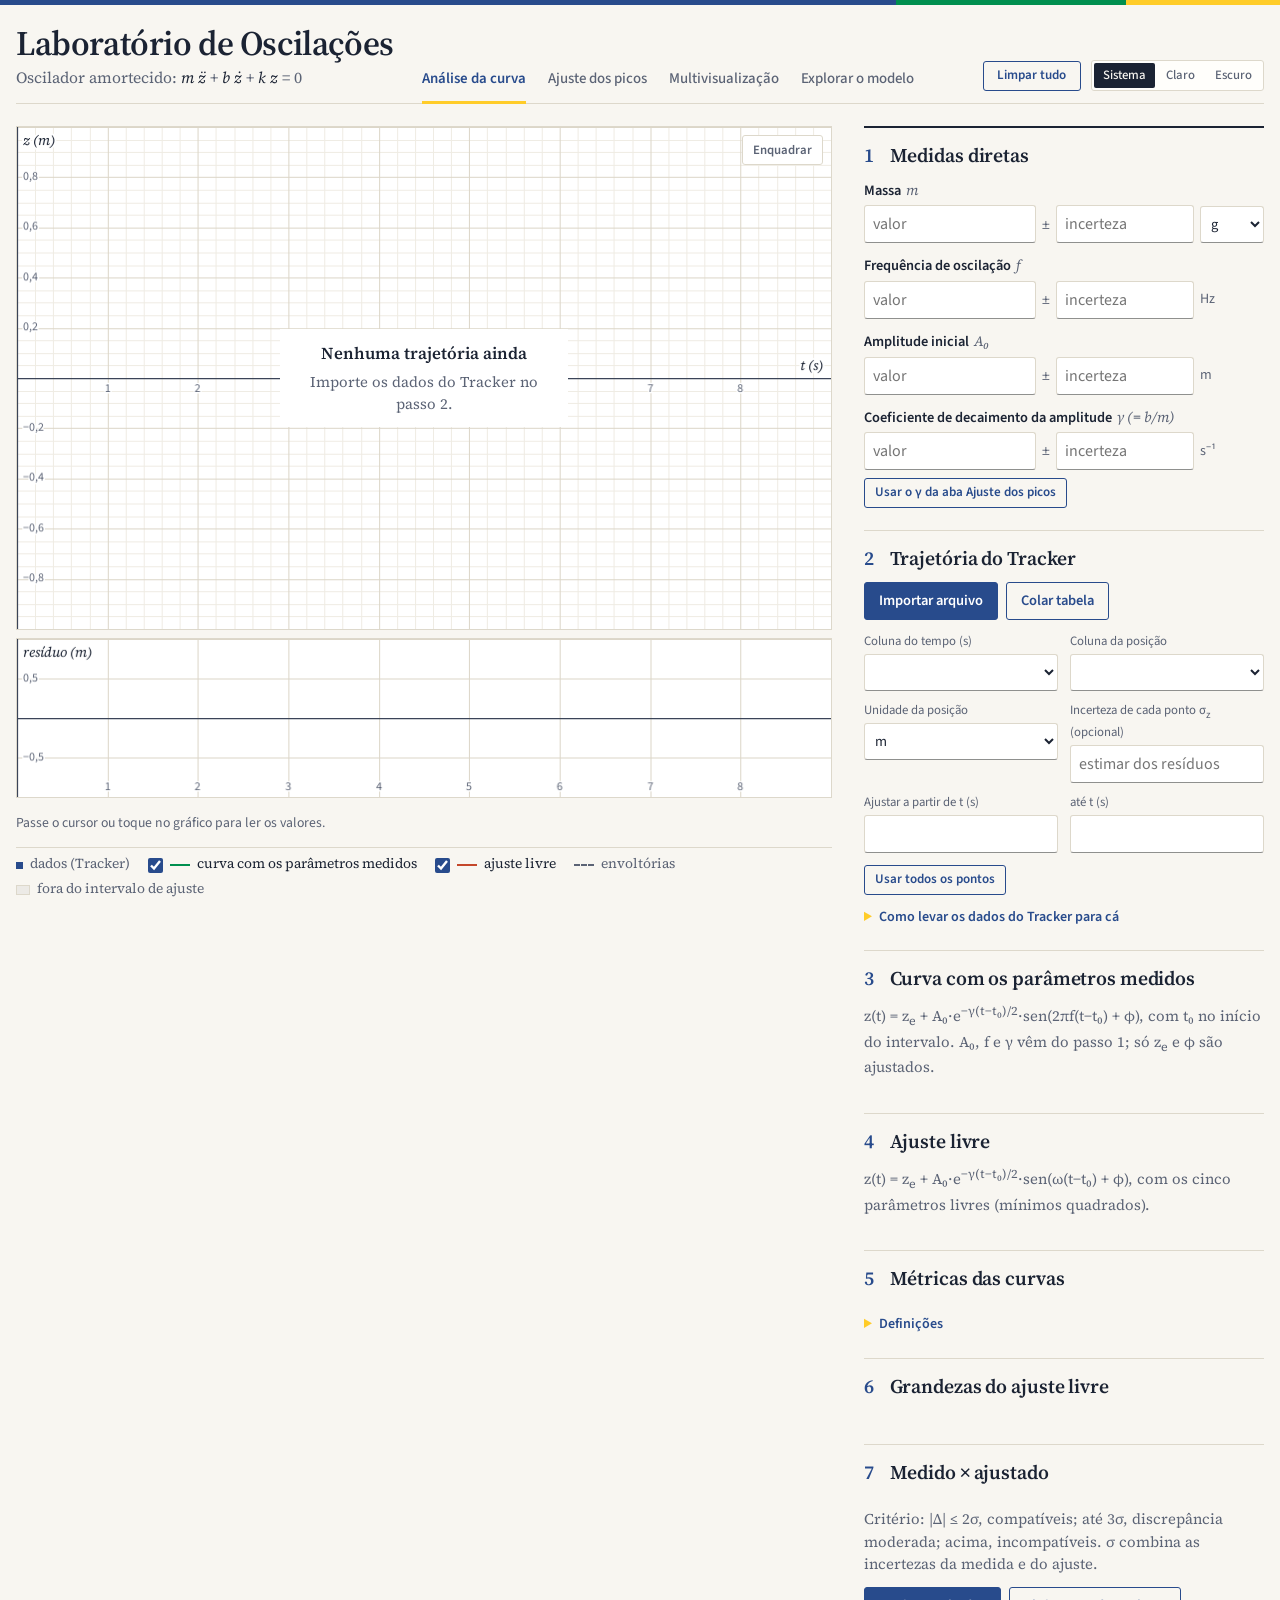
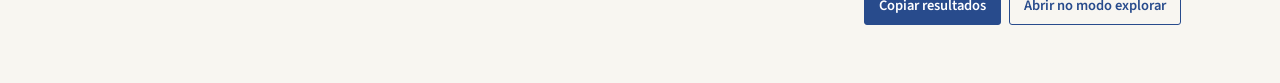
<file: laboratorio-oscilacoes/OscLab.html>
<!doctype html>
<html lang="pt-BR">
<head>
<meta charset="utf-8">
<meta name="viewport" content="width=device-width, initial-scale=1, viewport-fit=cover">
<meta name="description" content="Análise do oscilador amortecido a partir da vídeo-análise no Tracker: ajuste da trajetória, ajuste dos picos de amplitude, multivisualização de posição, velocidade e aceleração, e exploração do modelo.">
<style>
/* base que a hospedagem de artifacts acrescentava: sem margem no body e [hidden] sempre oculto */
html { -webkit-text-size-adjust: 100%; }
body { margin: 0; }
img { max-width: 100%; }
[hidden] { display: none !important; }
</style>
<title>Laboratório de Oscilações</title>
<link rel="preconnect" href="https://fonts.googleapis.com">
<link rel="preconnect" href="https://fonts.gstatic.com" crossorigin>
<link rel="stylesheet" href="https://fonts.googleapis.com/css2?family=Source+Code+Pro:wght@400;500&family=Source+Sans+3:wght@400;500;600&family=Source+Serif+4:ital,opsz,wght@0,8..60,400;0,8..60,600;1,8..60,400&display=swap">
<style>
/* Identidade: editorial científico, como um livro-texto, com as cores da UFRRJ (azul, verde e amarelo).
   Layout: o gráfico (com resíduos logo abaixo) fica fixo à esquerda; à direita, os passos do experimento,
   separados por fios em vez de cartões. Os gráficos leem as cores destes tokens (readColors). */
:root {
  --ufrrj-azul: #284b8c; --ufrrj-verde: #008f4f; --ufrrj-amarelo: #ffcc29;
  --bg: #f8f6f1;
  --paper: #ffffff;
  --surface: #fffefb;
  --ink: #1b2333;
  --ink-soft: #5b6375;
  --line: #ddd8cb;
  --rule: #1b2333;
  --grid-minor: #efece4;
  --grid-major: #dcd6c8;
  --axis: #3b4458;
  --accent: #284b8c;
  --accent-ink: #ffffff;
  --mark: #ffcc29;
  --kicker: #00804a;
  --err: #b3261e;
  --ok: #00804a; --warn: #946200; --bad: #b3261e;
  --data: #284b8c; --fit: #c4472b; --c3: #008f4f; --c4: #a87400;
  --shade: rgba(27, 35, 51, 0.05);
  --font-serif: "Source Serif 4", "Iowan Old Style", Georgia, serif;
  --font-ui: "Source Sans 3", system-ui, -apple-system, "Segoe UI", sans-serif;
  --font-mono: "Source Code Pro", ui-monospace, "SF Mono", Menlo, Consolas, monospace;
  --radius: 3px;
}
@media (prefers-color-scheme: dark) {
  :root:not([data-theme="light"]) {
    --bg: #0f141d; --paper: #131a25; --surface: #151d29; --ink: #e7e9ee; --ink-soft: #9ba3b4;
    --line: #283244; --rule: #c9cfdb; --grid-minor: #18202c; --grid-major: #243042; --axis: #a7b1c4;
    --accent: #8eaef0; --accent-ink: #0d1320; --mark: #ffcc29; --kicker: #3cc985; --err: #ff8a80;
    --ok: #4fcf8e; --warn: #f2c14a; --bad: #ff8a80;
    --data: #86a9f0; --fit: #ff8a66; --c3: #3cc985; --c4: #ffcc29;
    --shade: rgba(0, 0, 0, 0.3);
    color-scheme: dark;
  }
}
:root[data-theme="dark"] {
  --bg: #0f141d; --paper: #131a25; --surface: #151d29; --ink: #e7e9ee; --ink-soft: #9ba3b4;
  --line: #283244; --rule: #c9cfdb; --grid-minor: #18202c; --grid-major: #243042; --axis: #a7b1c4;
  --accent: #8eaef0; --accent-ink: #0d1320; --mark: #ffcc29; --kicker: #3cc985; --err: #ff8a80;
  --ok: #4fcf8e; --warn: #f2c14a; --bad: #ff8a80;
  --data: #86a9f0; --fit: #ff8a66; --c3: #3cc985; --c4: #ffcc29;
  --shade: rgba(0, 0, 0, 0.3);
  color-scheme: dark;
}
html, body { min-height: 100%; }
body {
  background: var(--bg); color: var(--ink); font-family: var(--font-ui); font-size: 14.5px; line-height: 1.5;
  padding-left: max(16px, env(safe-area-inset-left, 0px));
  padding-right: max(16px, env(safe-area-inset-right, 0px));
  padding-block: 0 36px;
}
/* faixa com as três cores da universidade no topo da página */
body::before {
  content: ""; display: block; height: 5px;
  margin: 0 calc(-1 * max(16px, env(safe-area-inset-right, 0px))) 0 calc(-1 * max(16px, env(safe-area-inset-left, 0px)));
  background: linear-gradient(90deg, var(--ufrrj-azul) 0 70%, var(--ufrrj-verde) 70% 88%, var(--ufrrj-amarelo) 88% 100%);
}
* { box-sizing: border-box; }
[hidden] { display: none !important; }
button, input, select, textarea { font: inherit; color: inherit; }
:focus-visible { outline: 2px solid var(--accent); outline-offset: 2px; }
::selection { background: color-mix(in srgb, var(--mark) 55%, transparent); }

/* ----- cabeçalho: título de capítulo, abas como sumário ----- */
.top { display: flex; align-items: flex-end; gap: 6px 28px; flex-wrap: wrap; max-width: 1400px; margin: 0 auto 22px; padding-top: 20px; border-bottom: 1px solid var(--line); }
.brand { display: flex; flex-direction: column; gap: 3px; min-width: 0; padding-bottom: 14px; }
.brand h1 { font-family: var(--font-serif); font-weight: 600; font-size: clamp(1.55rem, 1.15rem + 1.5vw, 2.15rem); letter-spacing: -0.012em; margin: 0; line-height: 1.1; text-wrap: balance; }
.brand .sub { font-family: var(--font-serif); font-size: 0.98rem; color: var(--ink-soft); }
.brand .sub i { font-style: italic; color: var(--ink); }
.tabs { display: flex; gap: 0 22px; }
.tabs a { text-decoration: none; padding: 8px 0 11px; margin-bottom: -1px; border-bottom: 3px solid transparent; font-weight: 500; color: var(--ink-soft); font-size: 0.93rem; text-align: center; white-space: nowrap; }
.tabs a:hover { color: var(--ink); border-bottom-color: var(--line); }
.tabs a[aria-current="page"] { color: var(--accent); font-weight: 600; border-bottom-color: var(--mark); }
.top-actions { margin-left: auto; display: flex; align-items: center; gap: 10px; flex-wrap: wrap; padding-bottom: 12px; }
#resetAll { min-width: 7.5em; }
.theme { display: inline-flex; background: var(--surface); border: 1px solid var(--line); border-radius: var(--radius); padding: 2px; gap: 2px; }
.theme button { border: none; background: none; cursor: pointer; padding: 3px 9px; border-radius: 2px; font-size: 0.8rem; font-weight: 500; color: var(--ink-soft); }
.theme button:hover { color: var(--ink); }
.theme button[aria-pressed="true"] { background: var(--ink); color: var(--bg); }
@media (max-width: 620px) {
  .top { gap: 8px 16px; }
  .brand { padding-bottom: 4px; }
  .top-actions { margin-left: 0; order: -1; width: 100%; justify-content: flex-end; padding-bottom: 0; }
  .tabs { display: grid; grid-template-columns: 1fr 1fr; width: 100%; gap: 0 14px; }
  .tabs a { padding: 8px 2px 9px; font-size: 0.86rem; line-height: 1.2; white-space: normal; }
}

/* ----- estrutura: figura à esquerda, texto à direita ----- */
.app { display: grid; grid-template-columns: minmax(0, 1fr) 400px; gap: 32px; max-width: 1400px; margin: 0 auto; align-items: start; }
@media (max-width: 900px) { .app { grid-template-columns: minmax(0, 1fr); gap: 20px; } }
.stage { display: flex; flex-direction: column; gap: 8px; min-width: 0; position: sticky; top: 16px; }
@media (max-width: 900px) { .stage { position: static; } }
.stack { display: flex; flex-direction: column; gap: 8px; }
.plot-wrap { position: relative; background: var(--paper); border: 1px solid var(--line); overflow: hidden; }
.plot-wrap.main { height: min(56vh, 600px); min-height: 260px; }
.plot-wrap.small { height: 160px; }
.plot-wrap.third { height: calc(min(56vh, 600px) / 3 + 40px); min-height: 150px; }
@media (max-width: 900px) { .plot-wrap.main { height: 340px; min-height: 0; } .plot-wrap.small { height: 130px; } .plot-wrap.third { height: 170px; } }
.plot-wrap canvas { display: block; width: 100%; height: 100%; touch-action: none; cursor: crosshair; }
.plot-tools { position: absolute; top: 8px; right: 8px; display: flex; gap: 6px; }
.tool { background: var(--paper); border: 1px solid var(--line); border-radius: var(--radius); height: 30px; padding: 0 10px; cursor: pointer; font-size: 0.8rem; font-weight: 600; color: var(--ink-soft); }
.tool:hover { border-color: var(--accent); color: var(--accent); }

.readout { font-size: 0.86rem; color: var(--ink-soft); min-height: 2.4em; display: flex; flex-wrap: wrap; gap: 4px 16px; align-items: center; font-variant-numeric: tabular-nums; }
.readout b { color: var(--ink); font-weight: 600; }
/* a legenda funciona como a legenda de uma figura de livro */
.legend { display: flex; flex-wrap: wrap; gap: 4px 18px; font-family: var(--font-serif); font-size: 0.86rem; color: var(--ink-soft); padding-top: 6px; border-top: 1px solid var(--line); }
/* itens em linha (não flex): assim sub/sup e o texto em volta ficam juntos, sem o espaçamento do gap */
.legend > span, .legend label.tg { display: inline-block; }
.legend i { vertical-align: middle; margin-right: 7px; }
.legend .scale { font-family: var(--font-ui); font-size: 0.78rem; color: var(--ink-soft); font-variant-numeric: tabular-nums; margin-left: 4px; }
.legend label.tg { cursor: pointer; color: var(--ink); }
.legend label.tg input { accent-color: var(--accent); width: 15px; height: 15px; margin: 0 7px 0 0; vertical-align: middle; }
.sw-pt { width: 7px; height: 7px; background: var(--data); display: inline-block; }
.sw-ln { width: 20px; border-top: 2.5px solid var(--fit); display: inline-block; }
.sw-dash { width: 20px; border-top: 2px dashed var(--fit); display: inline-block; opacity: 0.8; }
.sw-shade { width: 14px; height: 10px; background: var(--shade); border: 1px solid var(--line); display: inline-block; }
.sw-c { width: 20px; border-top: 2.5px solid var(--c); display: inline-block; }
.sw-cd { width: 20px; border-top: 2px dashed var(--c); display: inline-block; }

/* ----- passos: seções de texto separadas por fios, sem cartões ----- */
.panel { display: flex; flex-direction: column; gap: 0; min-width: 0; border-top: 2px solid var(--rule); }
.block { border-bottom: 1px solid var(--line); padding: 16px 0 22px; display: flex; flex-direction: column; gap: 12px; min-width: 0; }
.block:last-child { border-bottom: none; }
.block h2 { font-family: var(--font-serif); font-weight: 600; font-size: 1.22rem; letter-spacing: -0.006em; line-height: 1.2; color: var(--ink); margin: 0; display: flex; align-items: baseline; gap: 10px; }
.block h2 .n { font-family: var(--font-serif); font-weight: 600; color: var(--accent); min-width: 0.8em; font-variant-numeric: lining-nums; }
.note { font-family: var(--font-serif); font-size: 0.93rem; line-height: 1.5; color: var(--ink-soft); margin: 0; max-width: 65ch; }
.note code, .help code { font-family: var(--font-mono); font-size: 0.8em; background: var(--grid-minor); border-radius: 2px; padding: 0 3px; white-space: nowrap; }
.badge { display: inline-flex; align-items: center; gap: 6px; align-self: flex-start; font-size: 0.78rem; font-weight: 600; padding: 2px 8px; border-radius: var(--radius); border: 1px solid var(--line); color: var(--ink-soft); background: var(--paper); }
.badge.ex { border-color: var(--warn); color: var(--warn); }

/* ----- campos ----- */
.meas { display: flex; flex-direction: column; gap: 4px; }
.meas > label { font-size: 0.9rem; font-weight: 600; }
.meas > label span { font-family: var(--font-serif); font-style: italic; font-weight: 400; color: var(--ink-soft); margin-left: 2px; }
.meas-row { display: grid; grid-template-columns: minmax(0, 1fr) auto minmax(0, 0.8fr) 64px; gap: 6px; align-items: center; }
.meas-row .pm { font-family: var(--font-serif); color: var(--ink-soft); }
.meas-row .unit { font-size: 0.88rem; color: var(--ink-soft); }
input.num, select.sel, .field input, .field select, table.peaks input {
  font-family: var(--font-ui); font-variant-numeric: tabular-nums; font-size: 16px; padding: 6px 8px; width: 100%; min-width: 0;
  border: 1px solid var(--line); border-bottom-color: color-mix(in srgb, var(--ink) 40%, var(--line)); border-radius: var(--radius); background: var(--paper);
}
select.sel, .field select { font-size: 14.5px; padding: 6px 6px; }
input.num:focus, select.sel:focus, .field input:focus, .field select:focus, table.peaks input:focus, textarea:focus {
  outline: none; border-color: var(--accent); box-shadow: 0 0 0 3px color-mix(in srgb, var(--accent) 18%, transparent);
}
input.num.bad, .field input.bad, table.peaks input.bad { border-color: var(--err); }
.grid2 { display: grid; grid-template-columns: repeat(2, minmax(0, 1fr)); gap: 10px 12px; }
.field { display: flex; flex-direction: column; gap: 3px; min-width: 0; }
.field label { font-size: 0.8rem; color: var(--ink-soft); }
textarea { width: 100%; min-height: 110px; font-family: var(--font-mono); font-size: 13px; padding: 8px; border: 1px solid var(--line); border-radius: var(--radius); background: var(--paper); resize: vertical; }
.param { display: grid; grid-template-columns: minmax(0, 1fr) 96px; gap: 4px 10px; align-items: center; }
.param label { font-size: 0.9rem; font-weight: 600; }
.param label span { font-family: var(--font-serif); font-style: italic; font-weight: 400; color: var(--ink-soft); }
.param input[type="range"] { grid-column: 1 / 3; width: 100%; accent-color: var(--accent); margin: 0; }
.param .num { font-size: 15px; padding: 4px 6px; text-align: right; }
.check { display: flex; align-items: center; gap: 8px; font-size: 0.9rem; cursor: pointer; }
.check input { accent-color: var(--accent); width: 16px; height: 16px; }

/* ----- botões ----- */
.row { display: flex; gap: 8px; flex-wrap: wrap; align-items: center; }
.btn { border: 1px solid var(--accent); background: var(--accent); color: var(--accent-ink); border-radius: var(--radius); padding: 7px 14px; font-weight: 600; cursor: pointer; }
.btn:hover { filter: brightness(1.12); }
.btn.ghost { background: transparent; color: var(--accent); }
.btn.ghost:hover { filter: none; background: color-mix(in srgb, var(--accent) 9%, transparent); }
.btn.small { padding: 4px 10px; font-size: 0.82rem; }
.btn.warn, .btn.ghost.warn { background: var(--warn); border-color: var(--warn); color: var(--accent-ink); }
.seg { display: inline-flex; background: var(--paper); border: 1px solid var(--line); border-radius: var(--radius); padding: 2px; gap: 2px; align-self: flex-start; }
.seg button { border: none; background: none; cursor: pointer; padding: 5px 12px; border-radius: 2px; font-size: 0.86rem; font-weight: 500; color: var(--ink-soft); }
.seg button[aria-pressed="true"] { background: var(--accent); color: var(--accent-ink); font-weight: 600; }

.msg { font-size: 0.84rem; margin: 0; color: var(--err); }
.status { font-size: 0.86rem; margin: 0; color: var(--ink-soft); }
.status.ok { color: var(--ok); }
.status.bad { color: var(--err); }

/* ----- tabelas no estilo de livro: fio grosso em cima e embaixo, fio fino sob o cabeçalho ----- */
.tbl-wrap { overflow-x: auto; }
table.res { width: 100%; border-collapse: collapse; font-variant-numeric: tabular-nums; border-top: 1.5px solid var(--rule); border-bottom: 1.5px solid var(--rule); }
table.res:empty { border: 0; }
table.res th { text-align: left; font-weight: 600; font-size: 0.82rem; color: var(--ink); padding: 6px 8px 5px 0; border-bottom: 1px solid var(--rule); }
table.res td { padding: 5px 8px 5px 0; vertical-align: baseline; }
table.res tbody tr:first-child td { padding-top: 7px; }
table.res tbody tr:last-child td { padding-bottom: 7px; }
table.res td.q { font-size: 0.9rem; white-space: nowrap; }
table.res td.q span { display: block; font-family: var(--font-serif); font-style: italic; font-size: 0.8rem; color: var(--ink-soft); white-space: normal; }
table.res td.v { font-size: 0.9rem; white-space: nowrap; }
table.res td.u { font-size: 0.84rem; color: var(--ink-soft); white-space: nowrap; }
@media (max-width: 440px) { table.res td.v { font-size: 0.82rem; } table.res td.q { font-size: 0.84rem; white-space: normal; } table.res td.u { font-size: 0.78rem; } }
table.res td.miss { color: var(--ink-soft); font-size: 0.84rem; }
/* métricas: uma coluna por curva, com o traço da cor da curva no gráfico */
table.res.met td.v { text-align: left; }
table.res.met th i { vertical-align: middle; margin-right: 6px; }
table.peaks { width: 100%; border-collapse: collapse; font-variant-numeric: tabular-nums; }
table.peaks th { text-align: left; font-weight: 600; font-size: 0.82rem; color: var(--ink-soft); padding: 0 4px 6px 0; }
table.peaks td { padding: 2px 4px 2px 0; }
table.peaks td.i { font-size: 0.82rem; color: var(--ink-soft); width: 22px; }
table.peaks td.x { width: 30px; }
table.peaks input { font-size: 15px; padding: 5px 6px; }
table.peaks .del { border: none; background: none; cursor: pointer; color: var(--ink-soft); width: 28px; height: 28px; border-radius: var(--radius); font-size: 1.05rem; }
table.peaks .del:hover { color: var(--err); }
.kv { display: grid; grid-template-columns: max-content minmax(0, 1fr); gap: 5px 16px; margin: 0; font-variant-numeric: tabular-nums; }
.kv dt { font-size: 0.88rem; color: var(--ink-soft); }
.kv dd { margin: 0; font-size: 0.9rem; min-width: 0; overflow-wrap: anywhere; }

/* ----- veredictos: etiqueta com fio colorido à esquerda ----- */
.chip { display: inline-flex; align-items: center; font-size: 0.8rem; font-weight: 600; padding: 2px 8px 2px 7px; border-left: 3px solid currentColor; border-radius: 0 var(--radius) var(--radius) 0; white-space: nowrap; }
.chip.ok { color: var(--ok); background: color-mix(in srgb, var(--ok) 11%, transparent); }
.chip.warn { color: var(--warn); background: color-mix(in srgb, var(--warn) 12%, transparent); }
.chip.bad { color: var(--bad); background: color-mix(in srgb, var(--bad) 10%, transparent); }
.chip.info { color: var(--accent); background: color-mix(in srgb, var(--accent) 10%, transparent); }
.cmp { display: flex; flex-direction: column; gap: 10px; }
.cmp-item { display: grid; grid-template-columns: minmax(0, 1fr) auto; gap: 4px 10px; align-items: center; padding-bottom: 10px; border-bottom: 1px solid var(--line); }
.cmp-item:last-child { border-bottom: none; padding-bottom: 0; }
.cmp-item .t { font-weight: 600; font-size: 0.9rem; }
.cmp-item .d { grid-column: 1 / 3; font-size: 0.84rem; color: var(--ink-soft); overflow-wrap: anywhere; font-variant-numeric: tabular-nums; }
.cmp-item .d.hint { color: var(--warn); }
.relbox { display: flex; flex-direction: column; gap: 8px; align-items: flex-start; padding: 10px 12px; border-left: 3px solid var(--warn); background: color-mix(in srgb, var(--warn) 8%, transparent); }
.relbox .note { color: var(--ink); }
.empty { position: absolute; inset: 0; display: grid; place-items: center; padding: 24px; pointer-events: none; }
.empty p { margin: 0; max-width: 36ch; text-align: center; font-family: var(--font-serif); font-size: 0.93rem; color: var(--ink-soft); background: var(--paper); padding: 12px 16px; }
.empty b { display: block; color: var(--ink); font-weight: 600; font-size: 1.05rem; margin-bottom: 4px; }
.note.hint-warn { color: var(--warn); }
@media (pointer: coarse) { .plot-wrap canvas { touch-action: pan-y; } }

details.help summary { cursor: pointer; font-weight: 600; font-size: 0.88rem; color: var(--accent); }
details.help summary::marker { color: var(--mark); }
details.help[open] summary { margin-bottom: 6px; }
.help p, .help li { font-family: var(--font-serif); font-size: 0.9rem; color: var(--ink-soft); margin: 0 0 6px; max-width: 65ch; }
.help ol { margin: 0; padding-left: 20px; }
.toast { position: fixed; left: 50%; bottom: calc(18px + env(safe-area-inset-bottom, 0px)); transform: translateX(-50%); background: var(--ink); color: var(--bg); padding: 8px 14px; border-radius: var(--radius); font-size: 0.88rem; z-index: 20; }
.loadfail { padding: 24px; color: var(--err); }
@media (prefers-reduced-motion: reduce) { * { transition: none !important; } }
</style>
</head>
<body>
<header class="top">
  <div class="brand">
    <h1>Laboratório de Oscilações</h1>
    <span class="sub">Oscilador amortecido: <i>m z̈</i> + <i>b ż</i> + <i>k z</i> = 0</span>
  </div>
  <nav class="tabs" aria-label="Seções">
    <a href="#analise" data-tab="analise">Análise da curva</a>
    <a href="#picos" data-tab="picos">Ajuste dos picos</a>
    <a href="#multi" data-tab="multi">Multivisualização</a>
    <a href="#explorar" data-tab="explorar">Explorar o modelo</a>
  </nav>
  <div class="top-actions">
    <button class="btn ghost small" id="resetAll" type="button" title="Apaga os dados de todas as abas">Limpar tudo</button>
    <div class="theme" role="group" aria-label="Tema">
      <button type="button" data-theme-opt="system" aria-pressed="true">Sistema</button>
      <button type="button" data-theme-opt="light" aria-pressed="false">Claro</button>
      <button type="button" data-theme-opt="dark" aria-pressed="false">Escuro</button>
    </div>
  </div>
</header>
<script>
(() => {
  const root = document.documentElement, KEY = "lab-osc-tema", hostTheme = root.getAttribute("data-theme");
  const btns = document.querySelectorAll("[data-theme-opt]");
  function apply(opt) {
    if (opt === "light" || opt === "dark") root.setAttribute("data-theme", opt);
    else if (hostTheme) root.setAttribute("data-theme", hostTheme);
    else root.removeAttribute("data-theme");
    btns.forEach(b => b.setAttribute("aria-pressed", String(b.dataset.themeOpt === opt)));
  }
  let saved = "system";
  try { saved = localStorage.getItem(KEY) || "system"; } catch {}
  apply(saved);
  btns.forEach(b => b.addEventListener("click", () => { apply(b.dataset.themeOpt); try { localStorage.setItem(KEY, b.dataset.themeOpt); } catch {} }));
})();
</script>

<main>
  <!-- ================= ANÁLISE ================= -->
  <section class="app" id="tab-analise">
    <div class="stage">
      <div class="plot-wrap main">
        <canvas id="aPlot" aria-label="Trajetória medida e curva de ajuste"></canvas>
        <div class="empty" id="aEmpty"><p><b>Nenhuma trajetória ainda</b>Importe os dados do Tracker no passo 2.</p></div>
        <div class="plot-tools"><button class="tool" id="aFrame" type="button" title="Enquadrar os dados">Enquadrar</button></div>
      </div>
      <div class="plot-wrap small"><canvas id="aRes" aria-label="Resíduos do ajuste"></canvas></div>
      <div class="readout" id="aReadout"></div>
      <div class="legend">
        <span><i class="sw-pt"></i>dados (Tracker)</span>
        <label class="tg" style="--c:var(--c3)"><input type="checkbox" id="showExp"><i class="sw-c"></i>curva com os parâmetros medidos</label>
        <label class="tg" style="--c:var(--fit)"><input type="checkbox" id="showFit"><i class="sw-c"></i>ajuste livre</label>
        <span style="--c:var(--ink-soft)"><i class="sw-cd"></i>envoltórias</span>
        <span><i class="sw-shade"></i>fora do intervalo de ajuste</span>
      </div>
    </div>

    <div class="panel">
      <section class="block">
        <h2><span class="n">1</span>Medidas diretas</h2>
        <div class="meas">
          <label for="mVal">Massa <span>m</span></label>
          <div class="meas-row">
            <input class="num" id="mVal" inputmode="decimal" autocomplete="off" placeholder="valor">
            <span class="pm">±</span>
            <input class="num" id="mSig" inputmode="decimal" autocomplete="off" placeholder="incerteza" aria-label="Incerteza da massa">
            <select class="sel" id="mUnit" aria-label="Unidade da massa"><option value="g">g</option><option value="kg">kg</option></select>
          </div>
        </div>
        <div class="meas">
          <label for="fVal">Frequência de oscilação <span>f</span></label>
          <div class="meas-row">
            <input class="num" id="fVal" inputmode="decimal" autocomplete="off" placeholder="valor">
            <span class="pm">±</span>
            <input class="num" id="fSig" inputmode="decimal" autocomplete="off" placeholder="incerteza" aria-label="Incerteza da frequência">
            <span class="unit">Hz</span>
          </div>
        </div>
        <div class="meas">
          <label for="AVal">Amplitude inicial <span>A₀</span></label>
          <div class="meas-row">
            <input class="num" id="AVal" inputmode="decimal" autocomplete="off" placeholder="valor">
            <span class="pm">±</span>
            <input class="num" id="ASig" inputmode="decimal" autocomplete="off" placeholder="incerteza" aria-label="Incerteza da amplitude">
            <span class="unit" id="AUnit">m</span>
          </div>
        </div>
        <div class="meas">
          <label for="gVal">Coeficiente de decaimento da amplitude <span>γ (= b/m)</span></label>
          <div class="meas-row">
            <input class="num" id="gVal" inputmode="decimal" autocomplete="off" placeholder="valor">
            <span class="pm">±</span>
            <input class="num" id="gSig" inputmode="decimal" autocomplete="off" placeholder="incerteza" aria-label="Incerteza do coeficiente de decaimento">
            <span class="unit">s⁻¹</span>
          </div>
          <div class="row" style="margin-top:4px"><button class="btn ghost small" id="useG" type="button">Usar o γ da aba Ajuste dos picos</button></div>
        </div>
      </section>

      <section class="block">
        <h2><span class="n">2</span>Trajetória do Tracker</h2>
        <p class="status" id="srcLine" hidden></p>
        <div class="row">
          <button class="btn" id="importBtn" type="button">Importar arquivo</button>
          <button class="btn ghost" id="pasteToggle" type="button" aria-expanded="false">Colar tabela</button>
          <input type="file" id="fileIn" accept=".txt,.csv,.tsv,.dat,text/plain,text/csv,text/tab-separated-values" hidden>
        </div>
        <div id="pasteBox" hidden>
          <textarea id="pasteArea" spellcheck="false" aria-label="Dados colados do Tracker" placeholder="Cole aqui a tabela copiada do Tracker (t e posição)"></textarea>
          <div class="row" style="margin-top:6px"><button class="btn small" id="pasteUse" type="button">Usar dados colados</button></div>
        </div>
        <p class="msg" id="dataMsg" hidden></p>
        <div class="grid2">
          <div class="field"><label for="tCol">Coluna do tempo (s)</label><select id="tCol"></select></div>
          <div class="field"><label for="zCol">Coluna da posição</label><select id="zCol"></select></div>
          <div class="field"><label for="posUnit">Unidade da posição</label>
            <select id="posUnit"><option value="m">m</option><option value="cm">cm</option><option value="mm">mm</option></select></div>
          <div class="field"><label for="zSig">Incerteza de cada ponto σ<sub>z</sub> (opcional)</label><input id="zSig" inputmode="decimal" autocomplete="off" placeholder="estimar dos resíduos"></div>
          <div class="field"><label for="t1">Ajustar a partir de t (s)</label><input id="t1" inputmode="decimal" autocomplete="off"></div>
          <div class="field"><label for="t2">até t (s)</label><input id="t2" inputmode="decimal" autocomplete="off"></div>
        </div>
        <div class="row"><button class="btn ghost small" id="fullRange" type="button">Usar todos os pontos</button></div>
        <p class="msg" id="rangeMsg" hidden></p>
        <div class="relbox" id="relBox" hidden>
          <p class="note" id="relTxt"></p>
          <button class="btn small" id="relUse" type="button">Ajustar a partir daí</button>
        </div>
        <details class="help">
          <summary>Como levar os dados do Tracker para cá</summary>
          <ol>
            <li>Calibre a escala no Tracker com a régua do vídeo.</li>
            <li>Marque a massa quadro a quadro.</li>
            <li>Exporte a tabela como texto ou CSV e importe aqui, ou copie a tabela no Tracker e use <b>Colar tabela</b>.</li>
            <li>Se o vídeo começa antes de a massa ser solta, comece o ajuste no instante em que ela é solta.</li>
          </ol>
          <p>Vírgula ou ponto decimal, tabulação e ponto e vírgula são reconhecidos, mas não a vírgula como delimitador e decimal ao mesmo tempo. A coluna da posição escolhida é a que mais oscila; confira.</p>
        </details>
      </section>

      <section class="block">
        <h2><span class="n">3</span>Curva com os parâmetros medidos</h2>
        <p class="note">z(t) = z<sub>e</sub> + A₀·e<sup>−γ(t−t₀)/2</sup>·sen(2πf(t−t₀) + φ), com t₀ no início do intervalo. A₀, f e γ vêm do passo 1; só z<sub>e</sub> e φ são ajustados.</p>
        <p class="status bad" id="expStatus" hidden></p>
        <p class="note hint-warn" id="expSigNote" hidden></p>
        <div class="tbl-wrap"><table class="res" id="expPar"></table></div>
      </section>

      <section class="block">
        <h2><span class="n">4</span>Ajuste livre</h2>
        <p class="note">z(t) = z<sub>e</sub> + A₀·e<sup>−γ(t−t₀)/2</sup>·sen(ω(t−t₀) + φ), com os cinco parâmetros livres (mínimos quadrados).</p>
        <p class="status bad" id="fitStatus" hidden></p>
        <div class="tbl-wrap"><table class="res" id="fitTable"></table></div>
      </section>

      <section class="block">
        <h2><span class="n">5</span>Métricas das curvas</h2>
        <p class="status" id="qualStatus" hidden></p>
        <div class="tbl-wrap"><table class="res met" id="qualTable"></table></div>
        <details class="help">
          <summary>Definições</summary>
          <p>r<sub>i</sub> = z<sub>i</sub> − ẑ<sub>i</sub> é o resíduo do ponto i (dado menos curva), e N é o número de pontos no intervalo. Cada coluna usa os resíduos da sua curva.</p>
          <p><b>R²</b> = 1 − Σr<sub>i</sub>² / Σ(z<sub>i</sub> − z̄)²</p>
          <p><b>RMSE</b> = √(Σr<sub>i</sub>² / N), na unidade da posição</p>
          <p><b>MAPE</b> = (100 % / N)·Σ|r<sub>i</sub> / z<sub>i</sub>|; os pontos com z = 0 ficam de fora</p>        </details>
      </section>

      <section class="block">
        <h2><span class="n">6</span>Grandezas do ajuste livre</h2>
        <div class="tbl-wrap"><table class="res" id="derTable"></table></div>
        <div id="regime"></div>
      </section>

      <section class="block">
        <h2><span class="n">7</span>Medido × ajustado</h2>
        <div class="cmp" id="cmpList"></div>
        <p class="note">Critério: |Δ| ≤ 2σ, compatíveis; até 3σ, discrepância moderada; acima, incompatíveis. σ combina as incertezas da medida e do ajuste.</p>
        <div class="row">
          <button class="btn" id="copyBtn" type="button" title="Copia uma tabela com vírgula decimal, para colar na planilha ou no editor de texto">Copiar resultados</button>
          <button class="btn ghost" id="toExplore" type="button">Abrir no modo explorar</button>
        </div>
      </section>
    </div>
  </section>

  <!-- ================= PICOS ================= -->
  <section class="app" id="tab-picos" hidden>
    <div class="stage">
      <div class="plot-wrap main">
        <canvas id="pPlot" aria-label="Amplitude dos picos em função do tempo e curva de ajuste"></canvas>
        <div class="empty" id="pEmpty"><p><b>Nenhum pico ainda</b>Digite ou cole t e A de pelo menos 3 picos.</p></div>
        <div class="plot-tools"><button class="tool" id="pFrame" type="button">Enquadrar</button></div>
      </div>
      <div class="plot-wrap small"><canvas id="pLn" aria-label="Logaritmo da amplitude em função do tempo"></canvas></div>
      <div class="readout" id="pReadout"></div>
      <div class="legend">
        <span><i class="sw-pt"></i>picos medidos (± σ<sub>A</sub>)</span>
        <span><i class="sw-ln"></i>ajuste A(t) = A₀·e<sup>−γt/2</sup></span>
        <span>abaixo: ln A × t</span>
      </div>
    </div>
    <div class="panel">
      <section class="block">
        <h2><span class="n">1</span>Amplitudes dos picos</h2>
        <p class="note">A é a distância do pico (máximo ou mínimo) até a posição de equilíbrio, sempre positiva.</p>
        <div class="grid2">
          <div class="field"><label for="pUnit">Unidade de A</label><select id="pUnit"><option value="m">m</option><option value="cm">cm</option><option value="mm">mm</option></select></div>
          <div class="field"><label for="pSig">Incerteza comum de A</label><input id="pSig" inputmode="decimal" autocomplete="off" placeholder="opcional" title="Vale para as linhas sem σA"></div>
        </div>
        <div class="tbl-wrap"><table class="peaks" id="pTable"></table></div>
        <div class="row">
          <button class="btn small" id="pAdd" type="button">+ Adicionar pico</button>
          <button class="btn ghost small" id="pPasteT" type="button" aria-expanded="false">Colar da planilha</button>
          <button class="btn ghost small" id="pClear" type="button">Limpar tabela</button>
        </div>
        <div id="pPasteBox" hidden>
          <textarea id="pPasteArea" spellcheck="false" aria-label="Picos colados" placeholder="Cole as colunas t, A e, se tiver, σA (uma linha por pico)"></textarea>
          <div class="row" style="margin-top:6px"><button class="btn small" id="pPasteUse" type="button">Usar dados colados</button></div>
        </div>
        <p class="msg" id="pMsg" hidden></p>
      </section>
      <section class="block">
        <h2><span class="n">2</span>Ajuste</h2>
        <p class="note">A(t) = A₀·e<sup>−γt/2</sup>, com γ = b/m, por mínimos quadrados.</p>
        <p class="status" id="pStatus" hidden></p>
        <div class="tbl-wrap"><table class="res" id="pFitTable"></table></div>
      </section>
      <section class="block">
        <h2><span class="n">3</span>Grandezas e comparação</h2>
        <div class="tbl-wrap"><table class="res" id="pDerTable"></table></div>
        <div class="cmp" id="pCmp"></div>
        <div class="row"><button class="btn" id="pCopy" type="button">Copiar resultados</button></div>
      </section>
    </div>
  </section>

  <!-- ================= MULTIVISUALIZAÇÃO ================= -->
  <section class="app" id="tab-multi" hidden>
    <div class="stage">
      <div class="plot-wrap main" id="mOverWrap">
        <canvas id="mOver" aria-label="Posição, velocidade e aceleração sobrepostas"></canvas>
        <div class="plot-tools"><button class="tool" id="mFrame" type="button">Enquadrar</button></div>
        <div class="empty" id="mEmpty"><p><b>Nenhum arquivo ainda</b>Importe a tabela do Tracker com t, x e, se tiver, v e a.</p></div>
      </div>
      <div class="stack" id="mStack" hidden>
        <div class="plot-wrap third"><canvas id="mX" aria-label="Posição em função do tempo"></canvas><div class="plot-tools"><button class="tool" id="mFrame2" type="button">Enquadrar</button></div></div>
        <div class="plot-wrap third"><canvas id="mV" aria-label="Velocidade em função do tempo"></canvas></div>
        <div class="plot-wrap third"><canvas id="mA" aria-label="Aceleração em função do tempo"></canvas></div>
      </div>
      <div class="readout" id="mReadout"></div>
      <div class="legend" id="mLegend">
        <label class="tg" style="--c:var(--data)"><input type="checkbox" id="mShowX"><i class="sw-c"></i>posição <span class="scale" id="mScaleX"></span></label>
        <label class="tg" style="--c:var(--fit)"><input type="checkbox" id="mShowV"><i class="sw-c"></i>velocidade <span class="scale" id="mScaleV"></span></label>
        <label class="tg" style="--c:var(--c4)"><input type="checkbox" id="mShowA"><i class="sw-c"></i>aceleração <span class="scale" id="mScaleA"></span></label>
      </div>
    </div>
    <div class="panel">
      <section class="block">
        <h2><span class="n">1</span>Arquivo do Tracker</h2>
        <p class="status" id="mSrc" hidden></p>
        <div class="row">
          <button class="btn" id="mImport" type="button">Importar arquivo</button>
          <button class="btn ghost" id="mPasteT" type="button" aria-expanded="false">Colar tabela</button>
          <button class="btn ghost" id="mFromA" type="button">Usar a trajetória da Análise da curva</button>
          <input type="file" id="mFile" accept=".txt,.csv,.tsv,.dat,text/plain,text/csv,text/tab-separated-values" hidden>
        </div>
        <div id="mPasteBox" hidden>
          <textarea id="mPasteArea" spellcheck="false" aria-label="Tabela colada do Tracker" placeholder="Cole aqui a tabela copiada do Tracker (t, posição, velocidade, aceleração)"></textarea>
          <div class="row" style="margin-top:6px"><button class="btn small" id="mPasteUse" type="button">Usar dados colados</button></div>
        </div>
        <p class="msg" id="mMsg" hidden></p>
        <div class="grid2">
          <div class="field"><label for="mT">Tempo (s)</label><select id="mT"></select></div>
          <div class="field"><label for="mLen">Unidade de comprimento</label><select id="mLen"><option value="m">m</option><option value="cm">cm</option><option value="mm">mm</option></select></div>
          <div class="field"><label for="mXc">Posição</label><select id="mXc"></select></div>
          <div class="field"><label for="mVc">Velocidade</label><select id="mVc"></select></div>
          <div class="field"><label for="mAc">Aceleração</label><select id="mAc"></select></div>
          <div class="field"></div>
          <div class="field"><label for="mT1">Mostrar a partir de t (s)</label><input id="mT1" inputmode="decimal" autocomplete="off"></div>
          <div class="field"><label for="mT2">até t (s)</label><input id="mT2" inputmode="decimal" autocomplete="off"></div>
        </div>
        <div class="row"><button class="btn ghost small" id="mFull" type="button">Usar todo o intervalo</button></div>
        <p class="note">Sem a coluna v ou a no arquivo, escolha "calcular por derivada numérica".</p>
      </section>
      <section class="block">
        <h2><span class="n">2</span>Visualização</h2>
        <div class="seg" role="group" aria-label="Modo de visualização">
          <button type="button" data-mode="over" aria-pressed="true">Sobrepostas</button>
          <button type="button" data-mode="stack" aria-pressed="false">Empilhadas</button>
        </div>
        <p class="note" id="mModeNote" hidden></p>
        <label class="check"><input type="checkbox" id="mCenter"> Centralizar a posição no equilíbrio (subtrair a média)</label>
        <label class="check"><input type="checkbox" id="mDots"> Mostrar os pontos medidos</label>
      </section>
      <section class="block">
        <h2><span class="n">3</span>Relações entre as curvas</h2>
        <p class="status" id="mRelStatus" hidden></p>
        <div class="tbl-wrap"><table class="res" id="mRel"></table></div>
        <p class="note">Senoide ajustada a cada curva, na frequência dominante da posição, no intervalo mostrado.</p>
      </section>
    </div>
  </section>

  <!-- ================= EXPLORAR ================= -->
  <section class="app" id="tab-explorar" hidden>
    <div class="stage">
      <div class="plot-wrap main">
        <canvas id="ePlot" aria-label="Posição em função do tempo"></canvas>
        <div class="plot-tools"><button class="tool" id="eFrame" type="button">Enquadrar</button></div>
      </div>
      <div class="plot-wrap small"><canvas id="eEn" aria-label="Energia mecânica em função do tempo"></canvas></div>
      <div class="readout" id="eReadout"></div>
      <div class="legend" id="eLegend">
        <span style="--c:var(--data)"><i class="sw-c"></i>z(t) com o b escolhido</span>
        <span style="--c:var(--data)"><i class="sw-cd"></i>envoltória</span>
        <span style="--c:var(--fit)" class="cmpLeg" hidden><i class="sw-c"></i>crítico (b = b<sub>c</sub>)</span>
        <span style="--c:var(--c3)" class="cmpLeg" hidden><i class="sw-c"></i>supercrítico (b = 2b<sub>c</sub>)</span>
        <span style="--c:var(--c4)"><i class="sw-c"></i>energia E(t)</span>
        <span style="--c:var(--c4)"><i class="sw-cd"></i>E₀·e<sup>−γt</sup></span>
      </div>
    </div>
    <div class="panel">
      <section class="block">
        <h2>Sistema massa-mola</h2>
        <p class="note">Solta de z(0) = A₀, em repouso.</p>
        <div class="param"><label for="eM">Massa <span>m (g)</span></label><input class="num" id="eMn" inputmode="decimal" aria-label="Massa em gramas"><input type="range" id="eM" min="20" max="1000" step="1"></div>
        <div class="param"><label for="eK">Constante elástica <span>k (N/m)</span></label><input class="num" id="eKn" inputmode="decimal" aria-label="Constante elástica"><input type="range" id="eK" min="0.5" max="100" step="0.1"></div>
        <div class="param"><label for="eB">Coeficiente de amortecimento <span>b (kg/s)</span></label><input class="num" id="eBn" inputmode="decimal" aria-label="Coeficiente de amortecimento"><input type="range" id="eB" min="0" max="5" step="0.001"></div>
        <div class="param"><label for="eA">Amplitude inicial <span>A₀ (m)</span></label><input class="num" id="eAn" inputmode="decimal" aria-label="Amplitude inicial"><input type="range" id="eA" min="0.005" max="0.3" step="0.001"></div>
        <div class="param"><label for="eD">Duração <span>(s)</span></label><input class="num" id="eDn" inputmode="decimal" aria-label="Duração"><input type="range" id="eD" min="1" max="60" step="0.5"></div>
        <label class="check"><input type="checkbox" id="eCmp"> Comparar com os regimes crítico e supercrítico</label>
        <div class="row"><button class="btn ghost small" id="eCrit" type="button">Levar b ao valor crítico</button></div>
      </section>
      <section class="block">
        <h2>Grandezas do modelo</h2>
        <dl class="kv" id="eKV"></dl>
        <div id="eRegime"></div>
      </section>
    </div>
  </section>
</main>

<script>
(() => {
  "use strict";
  // ================= utilidades numéricas e de formato =================
  const nfCache = {};
  const nf = (d) => nfCache[d] || (nfCache[d] = new Intl.NumberFormat("pt-BR", { minimumFractionDigits: d, maximumFractionDigits: d, useGrouping: false }));
  const minus = (s) => s.replace(/-/g, "−");
  const SUP = { "-": "⁻", "0": "⁰", "1": "¹", "2": "²", "3": "³", "4": "⁴", "5": "⁵", "6": "⁶", "7": "⁷", "8": "⁸", "9": "⁹" };
  const sup = (n) => String(n).split("").map(c => SUP[c] || c).join("");
  function fmtSig(v, sig = 4) {
    if (v == null || !isFinite(v)) return "—";
    if (v === 0) return "0";
    const a = Math.abs(v);
    if (a >= 1e6 || a < 1e-4) { const e = Math.floor(Math.log10(a)); return minus(nf(sig - 1).format(v / 10 ** e)) + "×10" + sup(e); }
    const d = Math.max(0, Math.min(8, sig - 1 - Math.floor(Math.log10(a))));
    return minus(nf(d).format(v));
  }
  function fmtTick(v, step) {
    if (Math.abs(v) < step * 1e-9) return "0";
    const a = Math.abs(step);
    if (a >= 1e5 || a < 1e-4) { const e = Math.floor(Math.log10(Math.abs(v))); return minus(nf(1).format(v / 10 ** e)) + "e" + e; }
    const d = Math.max(0, -Math.floor(Math.log10(a) + 1e-9));
    return minus(nf(d).format(v));
  }
  // valor ± incerteza, incerteza com 2 algarismos se começar por 1 ou 2, senão 1
  function fmtUnc(v, s) {
    if (v == null || !isFinite(v)) return "—";
    if (!(s > 0) || !isFinite(s)) return fmtSig(v, 4);
    const big = Math.max(Math.abs(v), s);
    let n = 0;
    if (big >= 1e5 || big < 1e-3) n = Math.floor(Math.log10(big));
    const vv = v / 10 ** n, ss = s / 10 ** n;
    let e = Math.floor(Math.log10(ss));
    let lead = ss / 10 ** e;
    let sig = lead < 2.95 ? 2 : 1;
    let q = 10 ** (e - sig + 1);
    let sr = Math.round(ss / q) * q;
    if (sr >= 10 ** (e + 1) && sig === 1) { e += 1; q = 10 ** (e - sig + 1); sr = Math.round(ss / q) * q; }
    const dec = Math.max(0, -(e - sig + 1));
    let vr = Math.round(vv / q) * q;
    if (Object.is(vr, -0) || Math.abs(vr) < q / 2) vr = 0;
    const body = `(${minus(nf(dec).format(vr))} ± ${nf(dec).format(sr)})`;
    return n ? `${body}×10${sup(n)}` : body;
  }
  // número digitado: aceita vírgula decimal e sinal unicode
  function parseNum(s) {
    if (s == null) return NaN;
    const t = String(s).trim().replace(/\s/g, "").replace(/[−–]/g, "-").replace(",", ".");
    if (!t) return NaN;
    return /^[-+]?(\d+\.?\d*|\.\d+)([eE][-+]?\d+)?$/.test(t) ? Number(t) : NaN;
  }
  const fmtIn = (v, sig = 4) => isFinite(v) ? fmtSig(v, sig).replace("−", "-") : "";
  // números para planilha: vírgula decimal, sinal "-" comum e notação E, que o Excel e o Planilhas Google reconhecem
  const DESUP = { "⁻": "-", "⁰": "0", "¹": "1", "²": "2", "³": "3", "⁴": "4", "⁵": "5", "⁶": "6", "⁷": "7", "⁸": "8", "⁹": "9" };
  const plain = (s) => s.replace(/×10([⁻⁰¹²³⁴⁵⁶⁷⁸⁹]+)/g, (_, e) => "E" + e.split("").map(c => DESUP[c]).join("")).replace(/−/g, "-");
  const tsvNum = (v) => isFinite(v) ? plain(fmtSig(v, 6)) : "";
  const tsvRaw = (v) => v == null || !isFinite(v) ? "" : String(v).replace(".", ",").replace("e", "E");
  function tsvPair(v, e) { const t = fmtUnc(v, e); const m = t.match(/^\(([^±]+) ± ([^)]+)\)(.*)$/); return m ? [plain(m[1].trim() + m[3]), plain(m[2].trim() + m[3])] : [tsvNum(v), ""]; }

  // ================= leitura da tabela do Tracker =================
  function parseTable(text) {
    const lines = String(text).replace(/^﻿/, "").split(/\r\n|\r|\n/).map(l => l.replace(/\s+$/, "")).filter(l => l.trim());
    if (lines.length < 3) throw new Error("A tabela precisa de pelo menos três linhas com dados.");
    const sample = lines.slice(0, 60);
    const has = (ch) => sample.some(l => l.includes(ch));
    const tryParse = (delim, decComma) => {
      const split = (l) => delim === "ws" ? l.trim().split(/\s+/) : l.split(delim).map(c => c.trim().replace(/^"(.*)"$/, "$1"));
      const num = (c) => {
        let t = c.trim().replace(/[−–]/g, "-");
        if (!t) return null;
        if (decComma) t = t.replace(",", ".");
        return /^[-+]?(\d+\.?\d*|\.\d+)([eE][-+]?\d+)?$/.test(t) ? Number(t) : NaN;
      };
      const rows = lines.map(split);
      const isNum = (r) => { const cells = r.filter(c => c !== ""); return cells.length >= 2 && r.every(c => { const v = num(c); return v === null || isFinite(v); }); };
      const numRows = rows.map(isNum);
      const first = numRows.indexOf(true);
      if (first < 0) return null;
      let header = null, hIdx = -1;
      for (let i = first - 1; i >= 0; i--) { if (rows[i].filter(c => c).length >= 2) { header = rows[i]; hIdx = i; break; } }
      const body = rows.filter((r, i) => i >= first && numRows[i]);
      const used = (r) => { let k = r.length; while (k > 0 && r[k - 1] === "") k--; return k; };
      const ncol = body.reduce((m, r) => Math.max(m, used(r)), header ? used(header) : 0);
      // vírgula usada ao mesmo tempo como separador e como decimal: os números se partem em pedaços
      if (delim === ",") {
        if (header && ncol > used(header)) return { ambiguous: true };
        let frag = 0, all = 0;
        body.slice(0, 50).forEach(r => r.forEach(c => { if (c) { all++; if (/^0\d+$/.test(c)) frag++; } }));
        if (!header && all && frag / all > 0.2) return { ambiguous: true };
      }
      // nomes das trilhas na linha acima do cabeçalho (ex.: "massa A ... massa B")
      let groups = null;
      if (hIdx > 0 && !numRows[hIdx - 1]) {
        const gr = rows[hIdx - 1]; let cur = ""; groups = [];
        for (let j = 0; j < ncol; j++) { if (gr[j]) cur = gr[j]; groups.push(cur); }
      }
      const cols = [];
      for (let j = 0; j < ncol; j++) {
        const values = body.map(r => { const v = r[j] == null ? null : num(r[j]); return v == null || !isFinite(v) ? null : v; });
        if (values.filter(v => v != null).length < 3) continue;
        cols.push({ name: (header && header[j]) ? header[j] : `coluna ${j + 1}`, values, j });
      }
      // nomes repetidos (várias trilhas): acrescenta a trilha ou a ordem
      const count = {};
      cols.forEach(c => { count[c.name] = (count[c.name] || 0) + 1; });
      const seen = {};
      cols.forEach(c => {
        if (count[c.name] < 2) return;
        seen[c.name] = (seen[c.name] || 0) + 1;
        const g = groups && groups[c.j];
        c.name = g ? `${c.name} (${g})` : `${c.name} (${seen[c.name]}ª)`;
      });
      cols.forEach(c => delete c.j);
      return cols.length >= 2 ? { cols, score: body.length * cols.length } : null;
    };
    const cands = [];
    // o separador mais específico presente decide; a vírgula só é separador quando não há tabulação nem ponto e vírgula
    if (has("\t")) cands.push(["\t", true], ["\t", false]);
    else if (has(";")) cands.push([";", true], [";", false]);
    else if (has(",")) cands.push([",", false], ["ws", true]);
    else cands.push(["ws", false]);
    let best = null, ambiguous = false;
    for (const [d, c] of cands) {
      const r = tryParse(d, c);
      if (r && r.ambiguous) { ambiguous = true; continue; }
      if (r && (!best || r.score > best.score)) best = r;
    }
    if (!best && ambiguous) throw new Error("A vírgula aparece como separador de colunas e como separador decimal, então os números não podem ser lidos. Exporte do Tracker com tabulação ou ponto e vírgula como delimitador, ou copie a tabela e use Colar tabela.");
    if (!best) throw new Error("Não encontrei duas colunas numéricas. Confira se a tabela tem o tempo e a posição.");
    return best.cols;
  }
  function stdev(a) { const v = a.filter(x => x != null); const m = v.reduce((s, x) => s + x, 0) / v.length; return Math.sqrt(v.reduce((s, x) => s + (x - m) ** 2, 0) / v.length); }
  function guessCols(cols) {
    let ti = cols.findIndex(c => /^(t|tempo|time)\b/i.test(c.name.trim()));
    if (ti < 0) ti = 0;
    const cand = cols.map((c, j) => j).filter(j => j !== ti);
    const named = cand.filter(j => /^[xyz]$/i.test(cols[j].name.trim()));
    const pool = named.length ? named : cand;
    let zi = pool[0], best = -1;
    pool.forEach(j => { const s = stdev(cols[j].values); if (s > best) { best = s; zi = j; } });
    return { ti, zi };
  }

  // ================= estado =================
  const KEY = "lab-osc-v1";
  let S = null;
  try { S = JSON.parse(localStorage.getItem(KEY) || "null"); } catch { S = null; }
  if (!S || !S.a) S = {
    a: { raw: null, src: "", ti: null, zi: null, unitPos: "m", meas: { m: "", sm: "", mu: "g", f: "", sf: "", A: "", sA: "", g: "", sg: "" }, sz: "", t1: "", t2: "" },
    e: { m: 200, k: 20, b: 0.12, A: 0.05, dur: 10, compare: false }
  };
  if (!S.e) S.e = { m: 200, k: 20, b: 0.12, A: 0.05, dur: 10, compare: false };
  // quem abriu a versão com exemplo: descarta os dados e as medidas de exemplo
  if (S.a.example) { S.a = { raw: null, src: "", ti: null, zi: null, unitPos: S.a.unitPos || "m", meas: { m: "", sm: "", mu: "g", f: "", sf: "", A: "", sA: "", g: "", sg: "" }, sz: "", t1: "", t2: "", showExp: S.a.showExp, showFit: S.a.showFit }; }
  if (S.p && S.p.example) delete S.p;
  let saveT = null;
  function save() {
    clearTimeout(saveT);
    saveT = setTimeout(() => {
      try {
        const out = JSON.parse(JSON.stringify(S));
        if (out.a.raw && out.a.raw.length > 1.5e6) out.a.raw = null;
        if (out.m && out.m.raw && out.m.raw.length > 1.5e6) out.m.raw = null;
        localStorage.setItem(KEY, JSON.stringify(out));
      } catch { /* armazenamento indisponível */ }
    }, 300);
  }
  let cols = [];
  function loadCols() {
    cols = [];
    if (S.a.raw) { try { cols = parseTable(S.a.raw); } catch { cols = []; S.a.raw = null; } }
    if (!cols.length) return;
    if (S.a.ti == null || S.a.zi == null || !cols[S.a.ti] || !cols[S.a.zi]) { const g = guessCols(cols); S.a.ti = g.ti; S.a.zi = g.zi; }
  }

  // ================= álgebra linear e ajuste =================
  function solve(Ain, bin) {
    const n = bin.length, A = Ain.map(r => r.slice()), b = bin.slice();
    for (let i = 0; i < n; i++) {
      let p = i; for (let r = i + 1; r < n; r++) if (Math.abs(A[r][i]) > Math.abs(A[p][i])) p = r;
      if (Math.abs(A[p][i]) < 1e-300) return null;
      [A[i], A[p]] = [A[p], A[i]]; [b[i], b[p]] = [b[p], b[i]];
      for (let r = i + 1; r < n; r++) { const f = A[r][i] / A[i][i]; if (!f) continue; for (let c = i; c < n; c++) A[r][c] -= f * A[i][c]; b[r] -= f * b[i]; }
    }
    const x = new Array(n).fill(0);
    for (let i = n - 1; i >= 0; i--) { let s = b[i]; for (let c = i + 1; c < n; c++) s -= A[i][c] * x[c]; x[i] = s / A[i][i]; }
    return x;
  }
  function inverse(A) {
    const n = A.length, out = Array.from({ length: n }, () => new Array(n).fill(0));
    for (let j = 0; j < n; j++) { const e = new Array(n).fill(0); e[j] = 1; const col = solve(A, e); if (!col) return null; for (let i = 0; i < n; i++) out[i][j] = col[i]; }
    return out;
  }
  // p = [ze, A, γ, ω, φ], com γ = b/m: a amplitude cai como e^(−γu/2)
  const model = (p, t, t0) => { const u = t - t0; return p[0] + p[1] * Math.exp(-p[2] * u / 2) * Math.sin(p[3] * u + p[4]); };
  function grad(p, t, t0) {
    const u = t - t0, e = Math.exp(-p[2] * u / 2), s = Math.sin(p[3] * u + p[4]), c = Math.cos(p[3] * u + p[4]);
    return [1, e * s, -p[1] * u / 2 * e * s, p[1] * e * c * u, p[1] * e * c];
  }
  function sse(p, ts, zs, t0) { let s = 0; for (let i = 0; i < ts.length; i++) { const r = zs[i] - model(p, ts[i], t0); s += r * r; } return s; }
  function lm(ts, zs, p0, t0) {
    let p = p0.slice(), lam = 1e-3, cur = sse(p, ts, zs, t0), it = 0, conv = false;
    const k = p.length;
    for (it = 0; it < 300; it++) {
      const JTJ = Array.from({ length: k }, () => new Array(k).fill(0)), JTr = new Array(k).fill(0);
      for (let i = 0; i < ts.length; i++) {
        const g = grad(p, ts[i], t0), r = zs[i] - model(p, ts[i], t0);
        for (let a = 0; a < k; a++) { JTr[a] += g[a] * r; for (let b = a; b < k; b++) JTJ[a][b] += g[a] * g[b]; }
      }
      for (let a = 0; a < k; a++) for (let b = 0; b < a; b++) JTJ[a][b] = JTJ[b][a];
      let accepted = false;
      while (lam < 1e12) {
        const M = JTJ.map((r, a) => r.map((v, b) => a === b ? v * (1 + lam) + 1e-30 : v));
        const d = solve(M, JTr);
        if (!d) { lam *= 10; continue; }
        const pn = p.map((v, a) => v + d[a]);
        const sn = sse(pn, ts, zs, t0);
        if (isFinite(sn) && sn < cur) {
          const rel = (cur - sn) / Math.max(cur, 1e-300);
          p = pn; cur = sn; lam = Math.max(lam / 3, 1e-9); accepted = true;
          if (rel < 1e-12) conv = true;
          break;
        }
        lam *= 4;
      }
      if (!accepted || conv) { conv = true; break; }
    }
    // matriz JᵀJ no ponto final
    const JTJ = Array.from({ length: k }, () => new Array(k).fill(0));
    for (let i = 0; i < ts.length; i++) { const g = grad(p, ts[i], t0); for (let a = 0; a < k; a++) for (let b = 0; b < k; b++) JTJ[a][b] += g[a] * g[b]; }
    return { p, sse: cur, JTJ, iters: it + 1, conv };
  }
  function estimateFreq(ts, zs) {
    const m = zs.reduce((s, z) => s + z, 0) / zs.length;
    const cross = [];
    for (let i = 1; i < zs.length; i++) {
      const a = zs[i - 1] - m, b = zs[i] - m;
      if (a < 0 && b >= 0) cross.push(ts[i - 1] + (ts[i] - ts[i - 1]) * (-a) / (b - a));
    }
    if (cross.length >= 2) return 2 * Math.PI * (cross.length - 1) / (cross[cross.length - 1] - cross[0]);
    return 2 * Math.PI / Math.max(1e-6, (ts[ts.length - 1] - ts[0]) / 2);
  }

  // ================= análise =================
  let R = null; // resultado do ajuste
  const el = (id) => document.getElementById(id);
  const massKg = () => { const v = parseNum(S.a.meas.m), s = parseNum(S.a.meas.sm), f = S.a.meas.mu === "kg" ? 1 : 1e-3; return { v: v * f, s: isFinite(s) ? Math.abs(s) * f : 0 }; };
  function points() {
    const ct = cols[S.a.ti], cz = cols[S.a.zi];
    if (!ct || !cz) return [];
    const out = [];
    for (let i = 0; i < Math.min(ct.values.length, cz.values.length); i++) {
      const t = ct.values[i], z = cz.values[i];
      if (t != null && z != null) out.push({ t, z });
    }
    out.sort((a, b) => a.t - b.t);
    return out;
  }
  function range(pts) {
    const lo = pts.length ? pts[0].t : 0, hi = pts.length ? pts[pts.length - 1].t : 1;
    let t1 = parseNum(S.a.t1), t2 = parseNum(S.a.t2);
    if (!isFinite(t1)) t1 = lo; if (!isFinite(t2)) t2 = hi;
    return [t1, t2];
  }
  // instante em que a massa é solta: fim de um trecho inicial parado, que dura bem mais que a passagem por um ponto de retorno
  function releaseTime(pts) {
    const n = pts.length;
    if (n < 30) return null;
    let zmin = Infinity, zmax = -Infinity; for (const q of pts) { if (q.z < zmin) zmin = q.z; if (q.z > zmax) zmax = q.z; }
    const pp = zmax - zmin; if (!(pp > 0)) return null;
    const z0 = pts.slice(0, 5).map(q => q.z).sort((a, b) => a - b)[2];
    const tol = 0.03 * pp;
    let k = 0; while (k < n && Math.abs(pts[k].z - z0) < tol) k++;
    if (k < 8 || k > n * 0.6) return null;
    const rest = pts.slice(k);
    if (rest.length < 20) return null;
    const w = estimateFreq(rest.map(q => q.t), rest.map(q => q.z));
    const T = 2 * Math.PI / w;
    if (!(pts[k - 1].t - pts[0].t > 0.15 * T)) return null;
    return pts[k - 1].t;
  }
  // curva com os parâmetros medidos: A₀, f e γ fixos; só z_e e φ são ajustados
  function fitExp(ts, zs, t0, A, w, gh, sz) { // gh = γ/2, taxa de decaimento da amplitude
    const n = ts.length, env = ts.map(t => A * Math.exp(-gh * (t - t0)));
    const zeFor = (ph) => { let s = 0; for (let i = 0; i < n; i++) s += zs[i] - env[i] * Math.sin(w * (ts[i] - t0) + ph); return s / n; };
    const sseFor = (ph) => { const ze = zeFor(ph); let s = 0; for (let i = 0; i < n; i++) { const r = zs[i] - ze - env[i] * Math.sin(w * (ts[i] - t0) + ph); s += r * r; } return s; };
    const K = 72; let best = 0, bs = Infinity;
    for (let k = 0; k < K; k++) { const ph = -Math.PI + 2 * Math.PI * k / K, s = sseFor(ph); if (s < bs) { bs = s; best = ph; } }
    // refinamento da fase por seção áurea
    const gr = (Math.sqrt(5) - 1) / 2;
    let a = best - 2 * Math.PI / K, b = best + 2 * Math.PI / K, c = b - gr * (b - a), d = a + gr * (b - a), fc = sseFor(c), fd = sseFor(d);
    for (let it = 0; it < 60; it++) { if (fc < fd) { b = d; d = c; fd = fc; c = b - gr * (b - a); fc = sseFor(c); } else { a = c; c = d; fc = fd; d = a + gr * (b - a); fd = sseFor(d); } }
    const ph = Math.atan2(Math.sin((a + b) / 2), Math.cos((a + b) / 2)), ze = zeFor(ph);
    const f = (t) => ze + A * Math.exp(-gh * (t - t0)) * Math.sin(w * (t - t0) + ph);
    const resid = ts.map((t, i) => zs[i] - f(t));
    const sse = resid.reduce((s, r) => s + r * r, 0), nu = n - 2;
    let a12 = 0, a22 = 0; ts.forEach((t, i) => { const dph = env[i] * Math.cos(w * (t - t0) + ph); a12 += dph; a22 += dph * dph; });
    const det = n * a22 - a12 * a12, s2 = sz > 0 ? sz * sz : sse / nu;
    return { ze, ph, sze: det > 0 ? Math.sqrt(a22 / det * s2) : NaN, sph: det > 0 ? Math.sqrt(n / det * s2) : NaN, f, resid };
  }
  // métricas de uma curva a partir dos seus resíduos (resid[i] = zs[i] − curva(t[i]))
  function quality(resid, zs) {
    const n = resid.length;
    let mz = 0; zs.forEach(z => { mz += z; }); mz /= n;
    let sse = 0, sst = 0, ape = 0, na = 0;
    for (let i = 0; i < n; i++) {
      sse += resid[i] ** 2; sst += (zs[i] - mz) ** 2;
      if (zs[i] !== 0) { ape += Math.abs(resid[i] / zs[i]); na++; } // MAPE: z = 0 não entra na média
    }
    return { n, rmse: Math.sqrt(sse / n), r2: sst > 0 ? 1 - sse / sst : NaN, mape: na ? 100 * ape / na : NaN };
  }
  function analyze() {
    R = null;
    const pts = points();
    const [t1, t2] = range(pts);
    const sel = pts.filter(p => p.t >= t1 && p.t <= t2);
    const res = { pts, t1, t2, sel, ok: false, release: releaseTime(pts) };
    // problemas nos dados ou no intervalo: a mensagem aparece no passo 2 (dataMsg); res.msg fica para o ajuste livre
    const bad = (m, badRange) => { res.dataMsg = m; res.badRange = !!badRange; R = res; };
    if (!pts.length) { R = res; return; }
    if (S.a.ti === S.a.zi) return bad("A mesma coluna está escolhida para o tempo e para a posição.");
    if (!(t2 > t1)) return bad(`O início do intervalo (t = ${fmtSig(t1, 4)} s) precisa ser menor que o fim (t = ${fmtSig(t2, 4)} s).`, true);
    if (sel.length < 12) return bad(`Há ${sel.length} ${sel.length === 1 ? "ponto" : "pontos"} no intervalo; o ajuste precisa de pelo menos 12.`, true);
    const ts = sel.map(p => p.t), zs = sel.map(p => p.z), t0 = ts[0];
    const fM = parseNum(S.a.meas.f), AM = parseNum(S.a.meas.A), gM = parseNum(S.a.meas.g);
    // curva com os parâmetros medidos (independe do ajuste livre)
    {
      const miss = [], neg = [], nan = [], list = (a) => a.join(", ").replace(/, ([^,]*)$/, " e $1");
      const chk = (raw, v, name, zeroOk) => { if (!String(raw || "").trim()) miss.push(name); else if (!isFinite(v)) nan.push(name); else if (v < 0 || (!zeroOk && v === 0)) neg.push(name); };
      chk(S.a.meas.f, fM, "f", false); chk(S.a.meas.A, AM, "A₀", false); chk(S.a.meas.g, gM, "γ", true);
      const szv = parseNum(S.a.sz);
      if (miss.length || neg.length || nan.length) res.exp = { ok: false, msg: [miss.length ? `Preencha no passo 1: ${list(miss)}.` : "", nan.length ? `O valor de ${list(nan)} no passo 1 não é um número; use vírgula ou ponto como decimal.` : "", neg.length ? `${list(neg)} ${neg.length > 1 ? "precisam ser positivos" : (neg[0] === "γ" ? "não pode ser negativo" : "precisa ser positivo")} (passo 1).` : ""].filter(Boolean).join(" ") };
      else {
        const X = fitExp(ts, zs, t0, AM, 2 * Math.PI * fM, gM / 2, szv);
        res.exp = Object.assign(X, { ok: true, A: AM, w: 2 * Math.PI * fM, gh: gM / 2, t0, q: quality(X.resid, zs), residT: ts });
      }
    }
    const ze0 = zs.reduce((s, z) => s + z, 0) / zs.length;
    const w0 = fM > 0 ? 2 * Math.PI * fM : estimateFreq(ts, zs);
    const T = 2 * Math.PI / w0;
    const ampIn = (a, b) => { let m = 0; for (let i = 0; i < ts.length; i++) if (ts[i] >= a && ts[i] <= b) m = Math.max(m, Math.abs(zs[i] - ze0)); return m; };
    const A1 = ampIn(t0, t0 + T), A2 = ampIn(ts[ts.length - 1] - T, ts[ts.length - 1]);
    let zmin = Infinity, zmax = -Infinity; for (const z of zs) { if (z < zmin) zmin = z; if (z > zmax) zmax = z; }
    const A0 = AM > 0 ? AM : (A1 || (zmax - zmin) / 2);
    const span = ts[ts.length - 1] - t0 - T;
    // chute de γ = b/m: o medido, ou o dobro da taxa de queda da amplitude entre o primeiro e o último período
    const g0 = gM > 0 ? gM : (A1 > 0 && A2 > 0 && span > 0 ? Math.max(0, 2 * Math.log(A1 / A2) / span) : 0);
    let bestP = null, bestS = Infinity;
    for (let k = 0; k < 24; k++) {
      const ph = -Math.PI + k * Math.PI / 12;
      const p = [ze0, A0, g0, w0, ph], s = sse(p, ts, zs, t0);
      if (s < bestS) { bestS = s; bestP = p; }
    }
    let fit = lm(ts, zs, bestP, t0);
    // segunda tentativa com a frequência estimada dos dados, se a medida estiver longe
    if (fM > 0) {
      const wAlt = estimateFreq(ts, zs);
      if (Math.abs(wAlt - w0) / w0 > 0.05) {
        let pb = null, sb = Infinity;
        for (let k = 0; k < 24; k++) { const p = [ze0, A0, g0, wAlt, -Math.PI + k * Math.PI / 12], s = sse(p, ts, zs, t0); if (s < sb) { sb = s; pb = p; } }
        const alt = lm(ts, zs, pb, t0);
        if (alt.sse < fit.sse) fit = alt;
      }
    }
    let p = fit.p.slice();
    const sgn = [1, 1, 1, 1, 1];
    if (p[3] < 0) { p[3] = -p[3]; p[4] = Math.PI - p[4]; sgn[3] *= -1; sgn[4] *= -1; }
    if (p[1] < 0) { p[1] = -p[1]; p[4] += Math.PI; sgn[1] *= -1; }
    p[4] = Math.atan2(Math.sin(p[4]), Math.cos(p[4]));
    const n = ts.length, nu = n - 5;
    const sz = parseNum(S.a.sz);
    const hasSz = sz > 0;
    const inv = inverse(fit.JTJ);
    if (!inv) { res.msg = "O ajuste não ficou determinado. Confira o intervalo e a coluna da posição."; R = res; return; }
    const s2 = hasSz ? sz * sz : fit.sse / nu;
    const cov = inv.map((r, a) => r.map((v, b) => v * s2 * sgn[a] * sgn[b]));
    const sig = cov.map((r, a) => Math.sqrt(Math.max(0, r[a])));
    const sEst = Math.sqrt(fit.sse / nu);
    Object.assign(res, {
      ok: true, p, cov, sig, t0, n, nu, iters: fit.iters, conv: fit.conv, tb: ts[ts.length - 1],
      noOsc: !(p[1] > 3 * sig[1]) || !(p[1] > 2 * sEst),
      gSig: p[2] > 2 * sig[2],
      sEst: Math.sqrt(fit.sse / nu), hasSz,
      resid: sel.map(q => ({ t: q.t, r: q.z - model(p, q.t, t0) }))
    });
    res.q = quality(res.resid.map(q => q.r), zs);
    // grandezas derivadas: q = [ze, A, γ, ω, φ, m]
    const mk = massKg();
    const hasM = mk.v > 0;
    const q = [...p, hasM ? mk.v : 1];
    const C = Array.from({ length: 6 }, (_, a) => Array.from({ length: 6 }, (_, b) => a < 5 && b < 5 ? cov[a][b] : (a === 5 && b === 5 ? mk.s ** 2 : 0)));
    const prop = (fn) => {
      const v = fn(q);
      const g = q.map((x, j) => { const h = 1e-6 * Math.max(Math.abs(x), 1e-9); const a = q.slice(), b = q.slice(); a[j] += h; b[j] -= h; return (fn(a) - fn(b)) / (2 * h); });
      let s2 = 0; for (let a = 0; a < 6; a++) for (let b = 0; b < 6; b++) s2 += g[a] * C[a][b] * g[b];
      return { v, s: Math.sqrt(Math.max(0, s2)) };
    };
    // γ = b/m: ω₀² = ω² + γ²/4, τ = 2/γ, Q = ω₀/γ, δ = γT/2, crítico em γ = 2ω₀
    const w0f = (x) => Math.sqrt(x[3] * x[3] + x[2] * x[2] / 4);
    res.der = {
      tau: prop(x => 2 / x[2]),
      f: prop(x => x[3] / (2 * Math.PI)),
      T: prop(x => 2 * Math.PI / x[3]),
      w0: prop(w0f),
      dec: prop(x => x[2] * Math.PI / x[3]),
      Q: prop(x => w0f(x) / x[2]),
      ratio: prop(x => x[2] / (2 * w0f(x))),
      b: hasM ? prop(x => x[5] * x[2]) : null,
      k: hasM ? prop(x => x[5] * (x[3] * x[3] + x[2] * x[2] / 4)) : null,
      hasM
    };
    // comparação
    const cmp = [];
    const fS = parseNum(S.a.meas.sf), AS = parseNum(S.a.meas.sA);
    const near = (a, b, tol) => Math.abs(a / b - 1) < tol;
    if (fM > 0) {
      const ff = res.der.f.v;
      let hint = "";
      if (near(fM / ff, 2 * Math.PI, 0.05)) hint = "O valor medido parece ser a frequência angular ω (em rad/s). No passo 1 entra f = ω/2π, em Hz.";
      else if (near(fM * ff, 1, 0.05)) hint = "O valor medido parece ser o período T (em s). No passo 1 entra a frequência f = 1/T, em Hz.";
      cmp.push({ name: "Frequência f", unit: "Hz", meas: fM, ms: isFinite(fS) ? Math.abs(fS) : 0, fit: ff, fs: res.der.f.s, hint });
    } else cmp.push({ name: "Frequência f", missing: true });
    if (AM > 0) {
      let hint = "";
      for (const fac of [1000, 100, 10]) {
        if (near(AM / p[1], fac, 0.2)) { hint = `A medida é cerca de ${fac} vezes o valor ajustado. Confira se ela está na mesma unidade da posição do Tracker (${S.a.unitPos}).`; break; }
        if (near(p[1] / AM, fac, 0.2)) { hint = `A medida é cerca de ${fac} vezes menor que o valor ajustado. Confira se ela está na mesma unidade da posição do Tracker (${S.a.unitPos}).`; break; }
      }
      cmp.push({ name: "Amplitude inicial A₀", unit: S.a.unitPos, meas: AM, ms: isFinite(AS) ? Math.abs(AS) : 0, fit: p[1], fs: sig[1], hint });
    } else cmp.push({ name: "Amplitude inicial A₀", missing: true });
    const gS = parseNum(S.a.meas.sg);
    if (gM > 0) cmp.push({ name: "Decaimento γ (= b/m)", unit: "s⁻¹", meas: gM, ms: isFinite(gS) ? Math.abs(gS) : 0, fit: p[2], fs: sig[2],
      hint: near(gM / p[2], 0.5, 0.1) ? "O valor medido parece ser b/(2m), a metade de γ. Nesta página, γ = b/m (amplitude caindo como e^(−γt/2))." : near(gM / p[2], 2, 0.1) ? "O valor medido é cerca do dobro do ajustado. Confira se ele é b/m (amplitude caindo como e^(−γt/2))." : "" });
    else cmp.push({ name: "Decaimento γ (= b/m)", missing: true });
    res.cmp = cmp;
    R = res;
  }

  // ================= painel da análise =================
  const U = () => S.a.unitPos;
  function row(q, sub, v, u) { return `<tr><td class="q">${q}${sub ? `<span>${sub}</span>` : ""}</td><td class="v">${v}</td><td class="u">${u}</td></tr>`; }
  const fmtR2 = (v) => !isFinite(v) ? "—" : minus(nf(v > 0.999 ? 5 : 4).format(v));
  const fmtPct = (v) => isFinite(v) ? `${fmtSig(v, 3)} %` : "—";
  // linha de estado: some quando não há o que dizer
  function setStatus(node, text, cls = "bad") { node.textContent = text || ""; node.hidden = !text; node.className = cls ? `status ${cls}` : "status"; }
  function renderExp() {
    const st = el("expStatus"), pt = el("expPar");
    const X = R && R.exp;
    if (!X || !X.ok) { setStatus(st, X ? X.msg : ""); pt.innerHTML = ""; el("expSigNote").hidden = true; return; }
    setStatus(st, "");
    const u = U(), mk = massKg(), hasM = mk.v > 0;
    const fM = parseNum(S.a.meas.f), sf = Math.abs(parseNum(S.a.meas.sf)) || 0, gM = parseNum(S.a.meas.g), sg = Math.abs(parseNum(S.a.meas.sg)) || 0;
    const w = 2 * Math.PI * fM, sw = 2 * Math.PI * sf, w0 = Math.sqrt(w * w + gM * gM / 4), sw0 = Math.sqrt((w * sw) ** 2 + (gM / 4 * sg) ** 2) / w0;
    const miss = `<td class="v miss">informe a massa no passo 1</td>`;
    const noSig = [["f", S.a.meas.f, S.a.meas.sf], ["γ", S.a.meas.g, S.a.meas.sg], ["m", S.a.meas.m, S.a.meas.sm]].filter(([, v, e]) => parseNum(v) > 0 && !(parseNum(e) > 0)).map(x => x[0]);
    pt.innerHTML = `<thead><tr><th>Grandeza</th><th>Valor</th><th>Unidade</th></tr></thead><tbody>` +
      row("z<sub>e</sub>", "ajustado", fmtUnc(X.ze, X.sze), u) +
      row("φ", "ajustado", fmtUnc(X.ph, X.sph), "rad") +
      row("ω = 2πf", "da frequência medida", fmtUnc(w, sw), "rad/s") +
      row("ω₀ = √(ω² + γ²/4)", "frequência natural", fmtUnc(w0, sw0), "rad/s") +
      (gM > 0 ? row("τ = 2/γ", "tempo para A cair a A₀/e", fmtUnc(2 / gM, 2 * sg / gM ** 2), "s") : "") +
      (hasM ? row("b = m·γ", "coeficiente de amortecimento", fmtUnc(mk.v * gM, Math.sqrt((gM * mk.s) ** 2 + (mk.v * sg) ** 2)), "kg/s") : `<tr><td class="q">b = m·γ</td>${miss}<td class="u">kg/s</td></tr>`) +
      (hasM ? row("k = m·ω₀²", "constante elástica", fmtUnc(mk.v * w0 * w0, Math.sqrt((w0 * w0 * mk.s) ** 2 + (2 * mk.v * w0 * sw0) ** 2)), "N/m") : `<tr><td class="q">k = m·ω₀²</td>${miss}<td class="u">N/m</td></tr>`) +
      `</tbody>`;
    el("expSigNote").hidden = !noSig.length;
    if (noSig.length) el("expSigNote").textContent = `Sem incerteza de ${noSig.join(", ").replace(/, ([^,]*)$/, " e $1")} no passo 1: as incertezas abaixo ficam subestimadas.`;
  }
  // métricas das duas curvas, cada uma calculada com os seus próprios resíduos sobre os mesmos pontos
  function renderQual() {
    const st = el("qualStatus"), tb = el("qualTable");
    const E = R && R.exp && R.exp.ok ? R.exp.q : null, F = R && R.ok ? R.q : null;
    if (!E && !F) { setStatus(st, ""); tb.innerHTML = ""; return; }
    const sel = R.sel, n = sel.length;
    setStatus(st, `N = ${n} pontos, de t = ${fmtSig(sel[0].t, 4)} s a ${fmtSig(sel[n - 1].t, 4)} s.`, "");
    const val = (Q, fn) => `<td class="v">${Q ? fn(Q) : "—"}</td>`;
    const line = (lab, sub, fn) => `<tr><td class="q">${lab}${sub ? `<span>${sub}</span>` : ""}</td>${val(E, fn)}${val(F, fn)}</tr>`;
    tb.innerHTML = `<thead><tr><th>Métrica</th><th><i class="sw-c" style="--c:var(--c3)"></i>Parâmetros medidos</th><th><i class="sw-c" style="--c:var(--fit)"></i>Ajuste livre</th></tr></thead><tbody>` +
      line("R²", "", Q => fmtR2(Q.r2)) +
      line(`RMSE (${U()})`, "", Q => fmtSig(Q.rmse, 3)) +
      line("MAPE", "", Q => fmtPct(Q.mape)) + `</tbody>`;
  }
  function renderAnalysis() {
    renderExp();
    renderQual();
    const st = el("fitStatus"), ft = el("fitTable"), dt = el("derTable"), cl = el("cmpList"), rg = el("regime");
    const pts = R ? R.pts : [];
    setStatus(el("srcLine"), pts.length ? `${S.a.src || "Dados colados"} · ${pts.length} pontos` : "", "");
    el("aEmpty").hidden = pts.length > 0;
    el("rangeMsg").textContent = (R && R.dataMsg) || ""; el("rangeMsg").hidden = !(R && R.dataMsg);
    const rel = R && R.release;
    const relShow = rel != null && R.t1 < rel - (1e-3 * Math.max(1, Math.abs(rel)));
    el("relBox").hidden = !relShow;
    if (relShow) el("relTxt").textContent = `A massa parece ter sido solta em t ≈ ${fmtSig(rel, 3)} s.`;
    if (!R || !R.ok) {
      setStatus(st, R && R.msg);
      ft.innerHTML = ""; dt.innerHTML = ""; cl.innerHTML = ""; rg.innerHTML = "";
      return;
    }
    const p = R.p, s = R.sig, u = U();
    setStatus(st, [R.conv ? "" : "O ajuste parou antes de convergir; confira o intervalo e as medidas diretas.",
      R.noOsc ? "Não há oscilação clara: a amplitude ajustada é comparável ao ruído. Confira a coluna da posição e o intervalo." : ""].filter(Boolean).join(" "));
    ft.innerHTML = `<thead><tr><th>Parâmetro</th><th>Valor</th><th>Unidade</th></tr></thead><tbody>` +
      row("z<sub>e</sub>", "posição de equilíbrio", fmtUnc(p[0], s[0]), u) +
      row("A₀", `amplitude em t₀ = ${fmtSig(R.t0, 4)} s`, fmtUnc(p[1], s[1]), u) +
      row("γ = b/m", "parâmetro de amortecimento", fmtUnc(p[2], s[2]), "s⁻¹") +
      row("ω", "frequência angular amortecida", fmtUnc(p[3], s[3]), "rad/s") +
      row("φ", "fase", fmtUnc(p[4], s[4]), "rad") + `</tbody>`;
    if (R.noOsc) { dt.innerHTML = ""; cl.innerHTML = ""; rg.innerHTML = ""; return; }
    const d = R.der;
    const miss = `<td class="v miss">informe a massa no passo 1</td>`;
    const gPos = p[2] > 0;
    const undef = (q, un) => `<tr><td class="q">${q}</td><td class="v miss">não definido, pois γ ≤ 0</td><td class="u">${un}</td></tr>`;
    dt.innerHTML = `<thead><tr><th>Grandeza</th><th>Valor</th><th>Unidade</th></tr></thead><tbody>` +
      (gPos ? row("τ = 2/γ", "tempo para A cair a A₀/e", fmtUnc(d.tau.v, d.tau.s), "s") : undef("τ = 2/γ", "s")) +
      row("f = ω/2π", "frequência", fmtUnc(d.f.v, d.f.s), "Hz") +
      row("T = 2π/ω", "período", fmtUnc(d.T.v, d.T.s), "s") +
      row("ω₀ = √(ω² + γ²/4)", "frequência natural", fmtUnc(d.w0.v, d.w0.s), "rad/s") +
      (d.hasM ? row("b = m·γ", "coeficiente de amortecimento", fmtUnc(d.b.v, d.b.s), "kg/s") : `<tr><td class="q">b = m·γ</td>${miss}<td class="u">kg/s</td></tr>`) +
      (d.hasM ? row("k = m·ω₀²", "constante elástica", fmtUnc(d.k.v, d.k.s), "N/m") : `<tr><td class="q">k = m·ω₀²</td>${miss}<td class="u">N/m</td></tr>`) +
      (gPos ? row("Q = ω₀/γ", "fator de qualidade", fmtUnc(d.Q.v, d.Q.s), "") : undef("Q = ω₀/γ", "")) +
      row("δ = γT/2", "decremento logarítmico", fmtUnc(d.dec.v, d.dec.s), "") + `</tbody>`;
    const r = d.ratio.v, rs = d.ratio.s;
    let cls = "ok", txt = "Subcrítico";
    if (!R.gSig) { cls = "warn"; txt = "Amortecimento não significativo"; }
    else if (r >= 1) { cls = "bad"; txt = "Não subcrítico"; }
    const gNote = !R.gSig ? `<p class="note" style="margin-top:6px">γ não chega a 2σ acima de zero: τ e Q ficam mal determinados.</p>` : "";
    rg.innerHTML = `<div class="row"><span class="chip ${cls}">${txt}</span><span class="note">γ/(2ω₀) = ${fmtUnc(r, rs)}${r < 1 && R.gSig ? " &lt; 1" : ""}</span></div>` + gNote;
    cl.innerHTML = R.cmp.map(c => {
      if (c.missing) return `<div class="cmp-item"><span class="t">${c.name}</span><span class="chip info">sem medida direta</span></div>`;
      const sc = Math.sqrt(c.ms ** 2 + c.fs ** 2);
      const z = sc > 0 ? Math.abs(c.meas - c.fit) / sc : Infinity;
      const [k, lab] = z <= 2 ? ["ok", "compatíveis"] : z <= 3 ? ["warn", "discrepância moderada"] : ["bad", "incompatíveis"];
      return `<div class="cmp-item"><span class="t">${c.name}</span><span class="chip ${k}">${lab}</span>` +
        `<span class="d">medida ${fmtUnc(c.meas, c.ms)} ${c.unit} · ${c.fitLabel || "ajuste livre"} ${fmtUnc(c.fit, c.fs)} ${c.unit} · |Δ| = ${isFinite(z) ? fmtSig(z, 2) : "∞"}σ</span>` +
        (c.hint && z > 2 ? `<span class="d hint">${c.hint}</span>` : "") + `</div>`;
    }).join("");
  }
  function resultsTSV() {
    if (!R || !R.ok || R.noOsc) return "";
    const p = R.p, s = R.sig, d = R.der, u = U();
    const num = tsvNum;
    // valor e incerteza arredondados como na tela, sem parênteses
    const pair = tsvPair;
    const lines = [["Grandeza", "Valor", "Incerteza", "Unidade"]];
    const add = (q, v, e, un) => { const [a, b] = pair(v, e); lines.push([q, a, b, un]); };
    const mk = massKg();
    if (mk.v > 0) add("m (medida)", parseNum(S.a.meas.m), parseNum(S.a.meas.sm), S.a.meas.mu);
    const fM = parseNum(S.a.meas.f), AM = parseNum(S.a.meas.A);
    if (fM > 0) add("f (medida)", fM, parseNum(S.a.meas.sf), "Hz");
    if (AM > 0) add("A0 (medida)", AM, parseNum(S.a.meas.sA), u);
    add("ze", p[0], s[0], u); add("A0 (ajuste)", p[1], s[1], u); add("γ = b/m", p[2], s[2], "s^-1"); add("ω", p[3], s[3], "rad/s"); add("φ", p[4], s[4], "rad");
    if (p[2] > 0) add("τ = 2/γ", d.tau.v, d.tau.s, "s");
    add("f (ajuste)", d.f.v, d.f.s, "Hz"); add("T", d.T.v, d.T.s, "s"); add("ω0", d.w0.v, d.w0.s, "rad/s");
    if (d.hasM) { add("b = m·γ", d.b.v, d.b.s, "kg/s"); add("k = m·ω0²", d.k.v, d.k.s, "N/m"); }
    if (p[2] > 0) add("Q = ω0/γ", d.Q.v, d.Q.s, "");
    add("δ = γT/2", d.dec.v, d.dec.s, ""); add("γ/(2ω0)", d.ratio.v, d.ratio.s, "");
    lines.push(["N (pontos)", String(R.n), "", ""]);
    lines.push(["intervalo de ajuste", `${num(R.t1)} a ${num(R.t2)}`, "", "s"]);
    const X = R.exp, E = X && X.ok ? X.q : null, F = R.q;
    if (E) {
      const gM = parseNum(S.a.meas.g);
      lines.push([]); lines.push(["Curva com os parâmetros medidos", "", "", ""]);
      if (gM >= 0) add("γ (medida, = b/m)", gM, parseNum(S.a.meas.sg), "s^-1");
      add("ze (curva medida)", X.ze, X.sze, u); add("φ (curva medida)", X.ph, X.sph, "rad");
    }
    // métricas: cada curva com os seus resíduos
    lines.push([]); lines.push(["Métrica", "Parâmetros medidos", "Ajuste livre", "Unidade"]);
    lines.push(["R²", E ? plain(fmtR2(E.r2)) : "", plain(fmtR2(F.r2)), ""]);
    lines.push(["RMSE", E ? num(E.rmse) : "", num(F.rmse), u]);
    lines.push(["MAPE", E ? num(E.mape) : "", num(F.mape), "%"]);    return lines.map(l => l.join("\t")).join("\n");
  }

  // ================= gráfico genérico =================
  let colors = {};
  function readColors() {
    const cs = getComputedStyle(document.documentElement), g = (n) => cs.getPropertyValue(n).trim();
    colors = { paper: g("--paper"), gridMinor: g("--grid-minor"), gridMajor: g("--grid-major"), axis: g("--axis"), ink: g("--ink"), inkSoft: g("--ink-soft"), shade: g("--shade"), data: g("--data"), fit: g("--fit"), c3: g("--c3"), c4: g("--c4") };
  }
  function niceStep(raw) {
    const p = Math.pow(10, Math.floor(Math.log10(raw))), m = raw / p;
    const nm = m < 1.5 ? 1 : m < 3.5 ? 2 : m < 7.5 ? 5 : 10;
    return { step: nm * p, minor: (nm * p) / (nm === 2 ? 4 : 5) };
  }
  class Plot {
    constructor(canvas, o) {
      this.c = canvas; this.ctx = canvas.getContext("2d"); this.wrap = canvas.parentElement; this.o = o;
      this.W = 0; this.H = 0; this.dpr = 1; this.y = { min: -1, max: 1 }; this.yAuto = true;
      new ResizeObserver(() => this.resize()).observe(this.wrap);
      this.bind();
    }
    resize() {
      const r = this.wrap.getBoundingClientRect();
      this.dpr = window.devicePixelRatio || 1;
      this.W = Math.max(1, Math.round(r.width)); this.H = Math.max(1, Math.round(r.height));
      this.c.width = Math.round(this.W * this.dpr); this.c.height = Math.round(this.H * this.dpr);
      schedule();
    }
    X(x) { const v = this.o.xv; return (x - v.min) * this.W / (v.max - v.min); }
    Y(y) { return this.H - (y - this.y.min) * this.H / (this.y.max - this.y.min); }
    xAt(px) { const v = this.o.xv; return v.min + px / this.W * (v.max - v.min); }
    yAt(py) { return this.y.min + (this.H - py) / this.H * (this.y.max - this.y.min); }
    autoRange(layers) {
      const xv = this.o.xv; let lo = Infinity, hi = -Infinity;
      const take = (y) => { if (isFinite(y)) { if (y < lo) lo = y; if (y > hi) hi = y; } };
      layers.forEach(L => {
        if (L.noFit) return;
        if (L.type === "pts") L.xs.forEach((x, i) => { if (x >= xv.min && x <= xv.max) { const e = L.es && L.es[i] > 0 ? L.es[i] : 0; take(L.ys[i] - e); take(L.ys[i] + e); } });
        if (L.type === "fn") { const a = Math.max(xv.min, L.from ?? -Infinity), b = Math.min(xv.max, L.to ?? Infinity); if (a < b) for (let i = 0; i <= 200; i++) take(L.f(a + (b - a) * i / 200)); }
        if (L.type === "hline") take(L.y);
        if (L.type === "line") L.xs.forEach((x, i) => { if (x >= xv.min && x <= xv.max) take(L.ys[i]); });
      });
      if (!(lo < hi)) { if (isFinite(lo)) { lo -= 1; hi += 1; } else return; }
      if (this.o.symY) { const m = Math.max(Math.abs(lo), Math.abs(hi)) * 1.15; this.y.min = -m; this.y.max = m; return; }
      if (this.o.yZero && lo > 0) lo = 0;
      const pad = (hi - lo) * 0.08; this.y.min = lo - pad; this.y.max = hi + pad * (this.o.compact ? 2.5 : 1.6);
    }
    draw() {
      const { W, H } = this; if (W < 4 || H < 4) return;
      const xv = this.o.xv, X = (x) => this.X(x), Y = (y) => this.Y(y);
      const key = `${dataVer}|${xv.min}|${xv.max}|${this.yAuto ? "a" : this.y.min + "," + this.y.max}|${W}|${H}|${this.dpr}`;
      if (key !== this.key || !this.base) {
        this.layers = this.o.layers();
        if (this.yAuto) this.autoRange(this.layers);
        this.drawBase(this.layers);
        this.key = key;
      }
      const layers = this.layers, ctx = this.ctx;
      ctx.setTransform(1, 0, 0, 1, 0, 0); ctx.clearRect(0, 0, this.c.width, this.c.height); ctx.drawImage(this.base, 0, 0);
      ctx.setTransform(this.dpr, 0, 0, this.dpr, 0, 0);
      this.drawTrace(ctx, layers, X, Y, xv, H);
    }
    drawBase(layers) {
      if (!this.base) { this.base = document.createElement("canvas"); this.bctx = this.base.getContext("2d"); }
      this.base.width = this.c.width; this.base.height = this.c.height;
      const ctx = this.bctx, { W, H } = this;
      const xv = this.o.xv, X = (x) => this.X(x), Y = (y) => this.Y(y);
      ctx.setTransform(this.dpr, 0, 0, this.dpr, 0, 0);
      ctx.fillStyle = colors.paper; ctx.fillRect(0, 0, W, H);
      const gx = niceStep((xv.max - xv.min) / Math.max(2, W / 90)), gy = niceStep((this.y.max - this.y.min) / Math.max(2, H / (this.o.compact ? 36 : 60)));
      ctx.lineWidth = 1;
      ctx.strokeStyle = colors.gridMinor; ctx.beginPath();
      if (!this.o.compact) {
        for (let x = Math.ceil(xv.min / gx.minor) * gx.minor; x <= xv.max; x += gx.minor) { const px = Math.round(X(x)) + 0.5; ctx.moveTo(px, 0); ctx.lineTo(px, H); }
        for (let y = Math.ceil(this.y.min / gy.minor) * gy.minor; y <= this.y.max; y += gy.minor) { const py = Math.round(Y(y)) + 0.5; ctx.moveTo(0, py); ctx.lineTo(W, py); }
      }
      ctx.stroke();
      ctx.strokeStyle = colors.gridMajor; ctx.beginPath();
      const xt = [], yt = [];
      for (let k = Math.ceil(xv.min / gx.step); k * gx.step <= xv.max; k++) { const x = k * gx.step; xt.push(x); const px = Math.round(X(x)) + 0.5; ctx.moveTo(px, 0); ctx.lineTo(px, H); }
      for (let k = Math.ceil(this.y.min / gy.step); k * gy.step <= this.y.max; k++) { const y = k * gy.step; yt.push(y); const py = Math.round(Y(y)) + 0.5; ctx.moveTo(0, py); ctx.lineTo(W, py); }
      ctx.stroke();
      layers.filter(L => L.type === "outside").forEach(L => {
        ctx.fillStyle = colors.shade; const a = X(L.from), b = X(L.to);
        if (a > 0) ctx.fillRect(0, 0, Math.min(a, W), H);
        if (b < W) ctx.fillRect(Math.max(b, 0), 0, W - Math.max(b, 0), H);
      });
      const ox = X(0), oy = Y(0);
      ctx.strokeStyle = colors.axis; ctx.lineWidth = 1.25; ctx.beginPath();
      if (oy >= 0 && oy <= H) { ctx.moveTo(0, Math.round(oy) + 0.5); ctx.lineTo(W, Math.round(oy) + 0.5); }
      if (ox >= 0 && ox <= W) { ctx.moveTo(Math.round(ox) + 0.5, 0); ctx.lineTo(Math.round(ox) + 0.5, H); }
      ctx.stroke();
      const clampPy = (py) => Math.max(-4 * H, Math.min(5 * H, py));
      layers.forEach(L => {
        const col = colors[L.color] || L.color;
        if (L.type === "hline") {
          ctx.save(); ctx.strokeStyle = col; ctx.lineWidth = L.width || 1; ctx.setLineDash(L.dash || []); ctx.globalAlpha = L.alpha ?? 1;
          const py = Math.round(Y(L.y)) + 0.5; ctx.beginPath(); ctx.moveTo(L.from != null ? X(L.from) : 0, py); ctx.lineTo(L.to != null ? X(L.to) : W, py); ctx.stroke(); ctx.restore();
        } else if (L.type === "fn") {
          const a = Math.max(xv.min, L.from ?? -Infinity), b = Math.min(xv.max, L.to ?? Infinity);
          if (!(a < b)) return;
          const n = Math.max(40, Math.ceil(W * 1.5 * (b - a) / (xv.max - xv.min)));
          ctx.save(); ctx.strokeStyle = col; ctx.lineWidth = L.width || 2; ctx.setLineDash(L.dash || []); ctx.globalAlpha = L.alpha ?? 1; ctx.lineJoin = "round";
          ctx.beginPath(); let pen = false;
          for (let i = 0; i <= n; i++) { const x = i === n ? b : a + (b - a) * i / n, y = L.f(x); if (!isFinite(y)) { pen = false; continue; } const px = X(x), py = clampPy(Y(y)); if (pen) ctx.lineTo(px, py); else { ctx.moveTo(px, py); pen = true; } }
          ctx.stroke(); ctx.restore();
        } else if (L.type === "line") {
          ctx.save(); ctx.strokeStyle = col; ctx.lineWidth = L.width || 2; ctx.lineJoin = "round"; ctx.globalAlpha = L.alpha ?? 1;
          ctx.beginPath(); let pen = false;
          for (let i = 0; i < L.xs.length; i++) {
            const y = L.ys[i]; if (y == null || !isFinite(y)) { pen = false; continue; }
            const px = X(L.xs[i]), py = clampPy(Y(y)); if (pen) ctx.lineTo(px, py); else { ctx.moveTo(px, py); pen = true; }
          }
          ctx.stroke();
          if (L.dots) { ctx.fillStyle = col; for (let i = 0; i < L.xs.length; i++) { const y = L.ys[i]; if (y == null || !isFinite(y)) continue; const px = X(L.xs[i]), py = Y(y); if (px < -4 || px > W + 4 || py < -4 || py > H + 4) continue; ctx.fillRect(px - 2, py - 2, 4, 4); } }
          ctx.restore();
        } else if (L.type === "pts") {
          ctx.save(); ctx.fillStyle = col; ctx.globalAlpha = L.alpha ?? 1; const r = L.r || 2.5;
          if (L.es) {
            ctx.strokeStyle = col; ctx.lineWidth = 1.25; ctx.beginPath();
            for (let i = 0; i < L.xs.length; i++) {
              const e = L.es[i]; if (!(e > 0)) continue;
              const px = X(L.xs[i]), y1 = clampPy(Y(L.ys[i] - e)), y2 = clampPy(Y(L.ys[i] + e));
              ctx.moveTo(px, y1); ctx.lineTo(px, y2); ctx.moveTo(px - 4, y1); ctx.lineTo(px + 4, y1); ctx.moveTo(px - 4, y2); ctx.lineTo(px + 4, y2);
            }
            ctx.stroke();
          }
          for (let i = 0; i < L.xs.length; i++) { const px = X(L.xs[i]), py = Y(L.ys[i]); if (px < -5 || px > W + 5 || py < -5 || py > H + 5) continue; ctx.fillRect(px - r, py - r, 2 * r, 2 * r); }
          ctx.restore();
        }
      });
      // rótulos
      ctx.font = '12px "Source Sans 3", system-ui, sans-serif'; ctx.lineJoin = "round";
      const label = (t, x, y) => { ctx.lineWidth = 3; ctx.strokeStyle = colors.paper; ctx.strokeText(t, x, y); ctx.fillStyle = colors.inkSoft; ctx.fillText(t, x, y); };
      if (!this.o.noXLabels) {
        const ly = (!this.o.compact && oy >= 0 && oy <= H - 18) ? oy + 5 : H - 16;
        ctx.textAlign = "center"; ctx.textBaseline = "top";
        xt.forEach(x => { if (Math.abs(x) < gx.step * 1e-9) return; const px = X(x); if (px < 14 || px > W - 14) return; label(fmtTick(x, gx.step), px, ly); });
      }
      const leftSide = ox < 50 || ox > W;
      ctx.textBaseline = "middle"; ctx.textAlign = leftSide ? "left" : "right";
      const lx = leftSide ? 6 : ox - 6;
      yt.forEach(y => { if (Math.abs(y) < gy.step * 1e-9 && ox >= 0 && ox <= W) return; const py = Y(y); if (py < (this.o.yTitle ? 30 : 10) || py > H - 10) return; label(fmtTick(y, gy.step), lx, py); }); // acima de 30 px, o título do eixo y ocuparia o lugar
      ctx.font = 'italic 14px "Source Serif 4", Georgia, serif';
      const title = (t, x, y) => { ctx.lineWidth = 4; ctx.strokeStyle = colors.paper; ctx.strokeText(t, x, y); ctx.fillStyle = colors.ink; ctx.fillText(t, x, y); };
      if (this.o.xTitle) { ctx.textAlign = "right"; ctx.textBaseline = "bottom"; title(this.o.xTitle(), W - 8, (oy >= 22 && oy <= H - 8) ? oy - 5 : H - 20); }
      if (this.o.yTitle) { const t = this.o.yTitle(); ctx.textAlign = "left"; ctx.textBaseline = "top"; const tw = ctx.measureText(t).width; title(t, Math.min(Math.max((leftSide ? 6 : ox + 7), 6), W - tw - 8), 7); }
    }
    drawTrace(ctx, layers, X, Y, xv, H) {
      const tr = this.o.getTrace();
      if (tr != null && tr >= xv.min && tr <= xv.max) {
        const px = Math.round(X(tr)) + 0.5;
        ctx.save(); ctx.setLineDash([4, 4]); ctx.strokeStyle = colors.axis; ctx.globalAlpha = 0.55; ctx.lineWidth = 1; ctx.beginPath(); ctx.moveTo(px, 0); ctx.lineTo(px, H); ctx.stroke(); ctx.restore();
        layers.forEach(L => {
          if (!L.trace) return;
          const col = colors[L.color] || L.color;
          if (L.type === "fn") {
            if ((L.from != null && tr < L.from) || (L.to != null && tr > L.to)) return;
            const y = L.f(tr); if (!isFinite(y)) return; const py = Y(y); if (py < -6 || py > H + 6) return;
            ctx.beginPath(); ctx.arc(px, py, 4.5, 0, Math.PI * 2); ctx.fillStyle = col; ctx.fill(); ctx.lineWidth = 2; ctx.strokeStyle = colors.paper; ctx.stroke();
          } else if (L.type === "line") {
            const y = interpAt(L.xs, L.ys, tr); if (!isFinite(y)) return; const py = Y(y); if (py < -6 || py > H + 6) return;
            ctx.beginPath(); ctx.arc(px, py, 4.5, 0, Math.PI * 2); ctx.fillStyle = col; ctx.fill(); ctx.lineWidth = 2; ctx.strokeStyle = colors.paper; ctx.stroke();
          } else if (L.type === "pts") {
            const xs = L.xs; let lo = 0, hi = xs.length - 1;
            while (hi - lo > 1) { const mid = (lo + hi) >> 1; if (xs[mid] < tr) lo = mid; else hi = mid; }
            let bi = -1, bd = 14;
            for (let i = Math.max(0, lo - 2); i <= Math.min(xs.length - 1, hi + 2); i++) { const d = Math.abs(X(xs[i]) - px); if (d < bd) { bd = d; bi = i; } }
            if (bi >= 0) { ctx.beginPath(); ctx.arc(X(L.xs[bi]), Y(L.ys[bi]), 7, 0, Math.PI * 2); ctx.lineWidth = 2; ctx.strokeStyle = col; ctx.stroke(); }
          }
        });
      }
    }
    bind() {
      const c = this.c, pointers = new Map(); let g = null;
      const pos = (e) => { const r = c.getBoundingClientRect(); return { x: e.clientX - r.left, y: e.clientY - r.top }; };
      const start = () => {
        const pts = [...pointers.values()], xv = { ...this.o.xv }, yv = { ...this.y };
        if (pts.length === 1) g = { type: "pan", p0: pts[0], xv, yv, moved: g ? g.moved : false };
        else if (pts.length >= 2) { const [a, b] = pts; g = { type: "pinch", xv, yv, moved: true, dx0: Math.max(30, Math.abs(a.x - b.x)), dy0: Math.max(30, Math.abs(a.y - b.y)), mx: this.xAt((a.x + b.x) / 2), my: this.yAt((a.y + b.y) / 2) }; }
      };
      c.addEventListener("pointerdown", (e) => { c.setPointerCapture(e.pointerId); pointers.set(e.pointerId, pos(e)); if (pointers.size === 1) g = null; start(); });
      c.addEventListener("pointermove", (e) => {
        const p = pos(e);
        if (!pointers.has(e.pointerId)) { if (e.pointerType === "mouse") this.o.setTrace(this.xAt(p.x)); return; }
        pointers.set(e.pointerId, p); if (!g) return;
        const xv = this.o.xv;
        if (g.type === "pan") {
          const dx = p.x - g.p0.x, dy = p.y - g.p0.y;
          if (!g.moved && Math.hypot(dx, dy) < 5) return;
          g.moved = true;
          const ux = (g.xv.max - g.xv.min) / this.W; xv.min = g.xv.min - dx * ux; xv.max = g.xv.max - dx * ux;
          if (this.o.panY && Math.abs(dy) > 2) { const uy = (g.yv.max - g.yv.min) / this.H; this.y.min = g.yv.min + dy * uy; this.y.max = g.yv.max + dy * uy; this.yAuto = false; }
          if (e.pointerType === "mouse") this.o.setTrace(this.xAt(p.x)); else schedule();
        } else {
          const pts = [...pointers.values()]; if (pts.length < 2) return;
          const [a, b] = pts, mid = { x: (a.x + b.x) / 2, y: (a.y + b.y) / 2 };
          const fx = g.dx0 / Math.max(30, Math.abs(a.x - b.x)), fy = g.dy0 / Math.max(30, Math.abs(a.y - b.y));
          const sx = (g.xv.max - g.xv.min) * fx; xv.min = g.mx - (mid.x / this.W) * sx; xv.max = xv.min + sx;
          if (this.o.panY) { const sy = (g.yv.max - g.yv.min) * fy; this.y.max = g.my + (mid.y / this.H) * sy; this.y.min = this.y.max - sy; this.yAuto = false; }
          schedule();
        }
      });
      const end = (e) => {
        if (!pointers.has(e.pointerId)) return;
        const tap = g && g.type === "pan" && !g.moved && pointers.size === 1;
        const p = pos(e); pointers.delete(e.pointerId);
        if (tap && e.type === "pointerup") this.o.setTrace(this.xAt(p.x));
        if (pointers.size === 0) g = null; else start();
      };
      c.addEventListener("pointerup", end); c.addEventListener("pointercancel", end);
      c.addEventListener("pointerleave", (e) => { if (e.pointerType === "mouse" && !pointers.size) this.o.setTrace(null); });
      c.addEventListener("wheel", (e) => {
        e.preventDefault();
        const r = c.getBoundingClientRect(), px = e.clientX - r.left, py = e.clientY - r.top;
        const f = Math.exp(Math.max(-60, Math.min(60, e.deltaY)) * 0.004);
        const xv = this.o.xv, x = this.xAt(px);
        xv.min = x - (x - xv.min) * f; xv.max = x + (xv.max - x) * f;
        if (this.o.panY && !e.shiftKey) { const y = this.yAt(py); this.y.min = y - (y - this.y.min) * f; this.y.max = y + (this.y.max - y) * f; this.yAuto = false; }
        schedule();
      }, { passive: false });
    }
  }

  // ================= gráficos da análise =================
  const aX = { min: 0, max: 9 }; let aTrace = null;
  const aSet = (x) => { aTrace = x; scheduleTrace(); };
  function aLayers() {
    if (!R) return [];
    const L = [];
    if (R.ok || R.pts.length) L.push({ type: "outside", from: R.t1, to: R.t2 });
    const inT = [], inZ = [], outT = [], outZ = [];
    R.pts.forEach(q => { if (q.t >= R.t1 && q.t <= R.t2) { inT.push(q.t); inZ.push(q.z); } else { outT.push(q.t); outZ.push(q.z); } });
    if (outT.length) L.push({ type: "pts", xs: outT, ys: outZ, color: "data", r: 2, alpha: 0.35 });
    const showFit = R.ok && S.a.showFit !== false, X = R.exp, showExp = X && X.ok && S.a.showExp !== false;
    const env = (ze, A, g, t0, col) => [1, -1].forEach(sg => L.push({ type: "fn", f: t => ze + sg * A * Math.exp(-g * (t - t0)), from: R.t1, to: R.t2, color: col, width: 1.25, dash: [6, 5], alpha: 0.8, noFit: true }));
    if (showFit) { L.push({ type: "hline", y: R.p[0], color: "fit", dash: [2, 4], alpha: 0.7, from: R.t1, to: R.t2, noFit: true }); env(R.p[0], R.p[1], R.p[2] / 2, R.t0, "fit"); }
    if (showExp) env(X.ze, X.A, X.gh, X.t0, "c3");
    L.push({ type: "pts", xs: inT, ys: inZ, color: "data", r: 2.25, trace: true });
    if (showExp) L.push({ type: "fn", f: X.f, from: R.t1, to: R.t2, color: "c3", width: 2, trace: true, noFit: true });
    if (showFit) L.push({ type: "fn", f: t => model(R.p, t, R.t0), from: R.t1, to: R.t2, color: "fit", width: 2, trace: true });
    return L;
  }
  function rLayers() {
    if (!R) return [];
    const X = R.exp, L = [{ type: "outside", from: R.t1, to: R.t2 }, { type: "hline", y: 0, color: "axis", width: 1.25 }];
    if (X && X.ok && S.a.showExp !== false) L.push({ type: "pts", xs: X.residT, ys: X.resid, color: "c3", r: 2, trace: true });
    if (R.ok && S.a.showFit !== false) L.push({ type: "pts", xs: R.resid.map(q => q.t), ys: R.resid.map(q => q.r), color: "fit", r: 2, trace: true });
    return L.length > 2 ? L : [];
  }
  const aPlot = new Plot(el("aPlot"), { xv: aX, panY: true, layers: aLayers, getTrace: () => aTrace, setTrace: aSet, xTitle: () => "t (s)", yTitle: () => `z (${U()})` });
  const rPlot = new Plot(el("aRes"), { xv: aX, symY: true, compact: true, layers: rLayers, getTrace: () => aTrace, setTrace: aSet, yTitle: () => `resíduo (${U()})`, noXLabels: false });
  function frameA() {
    const pts = R ? R.pts : [];
    if (pts.length) { const lo = pts[0].t, hi = pts[pts.length - 1].t, pad = (hi - lo) * 0.02 || 1; aX.min = lo - pad; aX.max = hi + pad; }
    aPlot.yAuto = true; rPlot.yAuto = true;
  }
  function aReadout() {
    const box = el("aReadout");
    if (aTrace == null || !R) { box.innerHTML = "<span>Passe o cursor ou toque no gráfico para ler os valores.</span>"; return; }
    const parts = [`<b>t = ${fmtSig(aTrace, 4)} s</b>`];
    const u = U();
    let near = null, bd = Infinity;
    R.pts.forEach(q => { const d = Math.abs(q.t - aTrace); if (d < bd) { bd = d; near = q; } });
    if (near) parts.push(`<span>ponto: (${fmtSig(near.t, 4)} s; ${fmtSig(near.z, 4)} ${u})</span>`);
    const inR = aTrace >= R.t1 && aTrace <= R.t2, nearIn = near && near.t >= R.t1 && near.t <= R.t2, X = R.exp;
    if (inR && X && X.ok && S.a.showExp !== false) parts.push(`<span>curva medida: ${fmtSig(X.f(aTrace), 4)} ${u}${nearIn ? ` (resíduo ${fmtSig(near.z - X.f(near.t), 2)})` : ""}</span>`);
    if (inR && R.ok && S.a.showFit !== false) parts.push(`<span>ajuste livre: ${fmtSig(model(R.p, aTrace, R.t0), 4)} ${u}${nearIn ? ` (resíduo ${fmtSig(near.z - model(R.p, near.t, R.t0), 2)})` : ""}</span>`);
    box.innerHTML = parts.join("");
  }

  // ================= controles da análise =================
  const measIds = { mVal: "m", mSig: "sm", fVal: "f", fSig: "sf", AVal: "A", ASig: "sA", gVal: "g", gSig: "sg" };
  function syncInputs() {
    for (const [id, k] of Object.entries(measIds)) if (document.activeElement !== el(id)) el(id).value = S.a.meas[k] || "";
    el("mUnit").value = S.a.meas.mu || "g";
    el("showExp").checked = S.a.showExp !== false; el("showFit").checked = S.a.showFit !== false;
    el("posUnit").value = S.a.unitPos; el("AUnit").textContent = S.a.unitPos;
    if (document.activeElement !== el("zSig")) el("zSig").value = S.a.sz || "";
    const opts = (sel) => cols.map((c, j) => `<option value="${j}"${j === sel ? " selected" : ""}>${c.name.replace(/[&<>"]/g, "")}</option>`).join("");
    el("tCol").innerHTML = opts(S.a.ti); el("zCol").innerHTML = opts(S.a.zi);
    if (R) {
      // o que o aluno digitou fica no campo, mesmo quando o intervalo é inválido
      const has = R.pts.length > 0;
      if (document.activeElement !== el("t1")) el("t1").value = S.a.t1 !== "" ? S.a.t1 : (has ? fmtIn(R.t1, 5) : "");
      if (document.activeElement !== el("t2")) el("t2").value = S.a.t2 !== "" ? S.a.t2 : (has ? fmtIn(R.t2, 5) : "");
      const badRange = !!R.badRange;
      el("t1").classList.toggle("bad", badRange); el("t2").classList.toggle("bad", badRange);
    }
  }
  let fitT = null;
  function refit(delay = 120, reframe = false) {
    clearTimeout(fitT);
    fitT = setTimeout(() => { analyze(); if (reframe) frameA(); syncInputs(); renderAnalysis(); schedule(); save(); }, delay);
  }
  for (const [id, k] of Object.entries(measIds)) {
    el(id).addEventListener("input", () => {
      S.a.meas[k] = el(id).value;
      const v = el(id).value.trim(), n = parseNum(v);
      // valores medidos positivos (γ pode ser zero); incertezas não negativas
      const okVal = k.startsWith("s") || k === "g" ? n >= 0 : n > 0;
      el(id).classList.toggle("bad", v !== "" && !(isFinite(n) && okVal));
      refit(250);
    });
  }
  el("mUnit").addEventListener("change", () => { S.a.meas.mu = el("mUnit").value; refit(0); });
  el("posUnit").addEventListener("change", () => { S.a.unitPos = el("posUnit").value; refit(0); });
  el("zSig").addEventListener("input", () => { S.a.sz = el("zSig").value; refit(300); });
  el("tCol").addEventListener("change", () => { S.a.ti = +el("tCol").value; S.a.t1 = S.a.t2 = ""; refit(0, true); });
  el("zCol").addEventListener("change", () => { S.a.zi = +el("zCol").value; refit(0, true); });
  ["t1", "t2"].forEach(id => {
    el(id).addEventListener("change", () => { S.a[id] = el(id).value; refit(0); });
    el(id).addEventListener("keydown", (e) => { if (e.key === "Enter") el(id).blur(); });
  });
  el("fullRange").addEventListener("click", () => { S.a.t1 = S.a.t2 = ""; refit(0); });
  ["showExp", "showFit"].forEach(id => el(id).addEventListener("change", () => { S.a[id] = el(id).checked; aPlot.yAuto = true; rPlot.yAuto = true; schedule(); save(); }));
  el("useG").addEventListener("click", () => {
    const Q = typeof fitPeaks === "function" ? fitPeaks() : null;
    if (!Q || !Q.ok) { toast("A aba Ajuste dos picos ainda não tem um ajuste. Insira os picos lá primeiro."); return; }
    const [v, e] = tsvPair(Q.g, Q.sg);
    S.a.meas.g = v; S.a.meas.sg = e;
    syncInputs(); refit(0);
    toast("γ copiado do ajuste dos picos.");
  });
  el("relUse").addEventListener("click", () => { if (R && R.release != null) { S.a.t1 = fmtIn(R.release, 6).replace(/(,\d*?)0+$/, "$1").replace(/,$/, ""); refit(0); } });
  el("aFrame").addEventListener("click", () => { frameA(); schedule(); });

  function useText(text, name) {
    const msg = el("dataMsg"); msg.hidden = true;
    try {
      const c = parseTable(text);
      cols = c; S.a.raw = text; S.a.src = name;
      const g = guessCols(cols); S.a.ti = g.ti; S.a.zi = g.zi; S.a.t1 = S.a.t2 = "";
      aTrace = null;
      refit(0, true);
      return true;
    } catch (e) { msg.textContent = `${name}: ${e.message}`; msg.hidden = false; return false; }
  }
  el("importBtn").addEventListener("click", () => el("fileIn").click());
  el("fileIn").addEventListener("change", () => {
    const f = el("fileIn").files[0]; el("fileIn").value = "";
    if (!f) return;
    if (f.size > 8e6) { el("dataMsg").textContent = "O arquivo passa de 8 MB."; el("dataMsg").hidden = false; return; }
    const rd = new FileReader();
    rd.onload = () => useText(String(rd.result), f.name);
    rd.onerror = () => { el("dataMsg").textContent = `Não consegui ler ${f.name}.`; el("dataMsg").hidden = false; };
    rd.readAsText(f);
  });
  el("pasteToggle").addEventListener("click", () => { const box = el("pasteBox"); box.hidden = !box.hidden; el("pasteToggle").setAttribute("aria-expanded", String(!box.hidden)); if (!box.hidden) el("pasteArea").focus(); });
  el("pasteUse").addEventListener("click", () => { const t = el("pasteArea").value; if (!t.trim()) return; if (useText(t, "Dados colados")) { el("pasteBox").hidden = true; el("pasteToggle").setAttribute("aria-expanded", "false"); } });
  const aWrap = el("aPlot").parentElement;
  aWrap.addEventListener("dragover", (e) => { if ([...(e.dataTransfer?.types || [])].includes("Files")) e.preventDefault(); });
  aWrap.addEventListener("drop", (e) => {
    e.preventDefault(); const f = e.dataTransfer?.files?.[0]; if (!f) return;
    const rd = new FileReader(); rd.onload = () => useText(String(rd.result), f.name); rd.readAsText(f);
  });

  function toast(t) { const d = document.createElement("div"); d.className = "toast"; d.textContent = t; d.setAttribute("role", "status"); document.body.appendChild(d); setTimeout(() => d.remove(), 2200); }
  el("copyBtn").addEventListener("click", () => {
    const tsv = resultsTSV();
    if (!tsv) { toast(R && R.noOsc ? "Não há oscilação identificada para copiar. Confira a coluna da posição e o intervalo." : "Faça o ajuste antes de copiar."); return; }
    const fallback = () => {
      const ta = document.createElement("textarea"); ta.value = tsv; ta.style.position = "fixed"; ta.style.opacity = "0"; document.body.appendChild(ta); ta.select();
      let ok = false; try { ok = document.execCommand("copy"); } catch {}
      ta.remove(); toast(ok ? "Resultados copiados." : "Não consegui copiar. Selecione a tabela e copie manualmente.");
    };
    try { navigator.clipboard.writeText(tsv).then(() => toast("Resultados copiados."), fallback); } catch { fallback(); }
  });

  // ================= explorar =================
  const E = S.e;
  const eX = { min: 0, max: E.dur }; let eTrace = null;
  const eSet = (x) => { eTrace = x; scheduleTrace(); };
  function sys(b) {
    const m = E.m / 1000, k = E.k, A = E.A, g = b / (2 * m), w0 = Math.sqrt(k / m);
    let x;
    if (g < w0 * (1 - 1e-9)) { const w = Math.sqrt(w0 * w0 - g * g); x = (t) => A * Math.exp(-g * t) * (Math.cos(w * t) + g / w * Math.sin(w * t)); return { g, w0, w, x, env: A * w0 / w, regime: "sub" }; }
    if (g <= w0 * (1 + 1e-9)) { x = (t) => A * Math.exp(-g * t) * (1 + g * t); return { g, w0, w: 0, x, regime: "crit" }; }
    const d = Math.sqrt(g * g - w0 * w0), r1 = -g + d, r2 = -g - d;
    x = (t) => A * (r2 * Math.exp(r1 * t) - r1 * Math.exp(r2 * t)) / (r2 - r1);
    return { g, w0, w: 0, x, regime: "super" };
  }
  const bCrit = () => 2 * Math.sqrt(E.m / 1000 * E.k);
  function energyFn(s) {
    const m = E.m / 1000, k = E.k;
    return (t) => { const h = 1e-5 * Math.max(1, t); const v = (s.x(t + h) - s.x(Math.max(0, t - h))) / (t + h - Math.max(0, t - h)); const x = s.x(t); return 0.5 * m * v * v + 0.5 * k * x * x; };
  }
  function eLayers() {
    const s = sys(E.b), L = [];
    if (E.compare) {
      L.push({ type: "fn", f: sys(2 * bCrit()).x, from: 0, to: E.dur, color: "c3", width: 1.75, trace: true });
      L.push({ type: "fn", f: sys(bCrit()).x, from: 0, to: E.dur, color: "fit", width: 1.75, trace: true });
    }
    if (s.regime === "sub") {
      L.push({ type: "fn", f: t => s.env * Math.exp(-s.g * t), from: 0, to: E.dur, color: "data", width: 1.25, dash: [6, 5], alpha: 0.75 });
      L.push({ type: "fn", f: t => -s.env * Math.exp(-s.g * t), from: 0, to: E.dur, color: "data", width: 1.25, dash: [6, 5], alpha: 0.75 });
    }
    L.push({ type: "fn", f: s.x, from: 0, to: E.dur, color: "data", width: 2.25, trace: true });
    return L;
  }
  function enLayers() {
    const s = sys(E.b), E0 = 0.5 * E.k * E.A * E.A;
    return [
      { type: "hline", y: 0, color: "axis", noFit: true },
      { type: "fn", f: t => E0 * Math.exp(-2 * s.g * t), from: 0, to: E.dur, color: "c4", width: 1.25, dash: [6, 5] },
      { type: "fn", f: energyFn(s), from: 0, to: E.dur, color: "c4", width: 2, trace: true }
    ];
  }
  const ePlot = new Plot(el("ePlot"), { xv: eX, panY: true, layers: eLayers, getTrace: () => eTrace, setTrace: eSet, xTitle: () => "t (s)", yTitle: () => "z − zₑ (m)" });
  const enPlot = new Plot(el("eEn"), { xv: eX, compact: true, layers: enLayers, getTrace: () => eTrace, setTrace: eSet, yTitle: () => "E (J)" });
  enPlot.o.panY = false;
  function frameE() { eX.min = 0; eX.max = E.dur; ePlot.yAuto = true; enPlot.yAuto = true; }
  const eCtl = [["eM", "eMn", "m", 1], ["eK", "eKn", "k", 0.1], ["eB", "eBn", "b", 0.001], ["eA", "eAn", "A", 0.001], ["eD", "eDn", "dur", 0.5]];
  function syncE() {
    const bmax = Math.max(0.05, Math.ceil(2.5 * bCrit() * 100) / 100, E.b);
    el("eB").max = bmax; el("eB").step = bmax / 1000;
    if (E.m > +el("eM").max) el("eM").max = Math.ceil(E.m * 1.5);
    if (E.k > +el("eK").max) el("eK").max = Math.ceil(E.k * 1.5);
    if (E.A > +el("eA").max) el("eA").max = Math.ceil(E.A * 150) / 100;
    if (E.dur > +el("eD").max) el("eD").max = Math.ceil(E.dur);
    eCtl.forEach(([r, n, k]) => { el(r).value = E[k]; if (document.activeElement !== el(n)) el(n).value = fmtSig(E[k], 4); });
    el("eCmp").checked = !!E.compare;
    document.querySelectorAll(".cmpLeg").forEach(x => x.hidden = !E.compare);
    const s = sys(E.b), bc = bCrit();
    const kv = [
      ["ω₀ = √(k/m)", `${fmtSig(s.w0, 4)} rad/s`],
      ["γ = b/m", `${fmtSig(2 * s.g, 4)} s⁻¹`],
      ["ω = √(ω₀² − γ²/4)", s.regime === "sub" ? `${fmtSig(s.w, 4)} rad/s` : "não oscila"],
      ["T = 2π/ω", s.regime === "sub" ? `${fmtSig(2 * Math.PI / s.w, 4)} s` : "—"],
      ["τ = 2/γ", s.g > 0 ? `${fmtSig(1 / s.g, 4)} s` : "∞"],
      ["Q = ω₀/γ", s.g > 0 ? fmtSig(s.w0 / (2 * s.g), 4) : "∞"],
      ["b<sub>c</sub> = 2√(mk)", `${fmtSig(bc, 4)} kg/s`]
    ];
    el("eKV").innerHTML = kv.map(([a, b]) => `<dt>${a}</dt><dd>${b}</dd>`).join("");
    const [cls, txt] = s.regime === "sub" ? (s.g === 0 ? ["info", "Sem amortecimento"] : ["ok", "Subcrítico"]) : s.regime === "crit" ? ["warn", "Crítico"] : ["bad", "Supercrítico"];
    el("eRegime").innerHTML = `<div class="row"><span class="chip ${cls}">${txt}</span><span class="note">γ/(2ω₀) = ${fmtSig(s.g / s.w0, 3)}</span></div>`;
  }
  eCtl.forEach(([r, n, k]) => {
    el(r).addEventListener("input", () => { E[k] = +el(r).value; if (k === "dur") frameE(); else { ePlot.yAuto = true; enPlot.yAuto = true; } syncE(); schedule(); save(); });
    el(n).addEventListener("change", () => {
      const v = parseNum(el(n).value);
      if (isFinite(v) && (v > 0 || (k === "b" && v >= 0))) {
        E[k] = k === "dur" ? Math.min(300, Math.max(0.5, v)) : v;
        if (k === "dur") frameE(); else { ePlot.yAuto = true; enPlot.yAuto = true; }
      }
      syncE(); schedule(); save();
    });
    el(n).addEventListener("keydown", (e) => { if (e.key === "Enter") el(n).blur(); });
  });
  el("eCmp").addEventListener("change", () => { E.compare = el("eCmp").checked; ePlot.yAuto = true; syncE(); schedule(); save(); });
  el("eCrit").addEventListener("click", () => { E.b = bCrit(); ePlot.yAuto = true; enPlot.yAuto = true; syncE(); schedule(); save(); });
  el("eFrame").addEventListener("click", () => { frameE(); schedule(); });
  el("toExplore").addEventListener("click", () => {
    if (!R || !R.ok || R.noOsc) { toast("Faça um ajuste com oscilação identificada antes de levar os valores."); return; }
    if (!R.der.hasM) { toast("Informe a massa no passo 1 para levar os valores."); return; }
    const toM = { m: 1, cm: 0.01, mm: 0.001 }[S.a.unitPos] || 1;
    E.m = massKg().v * 1000; E.k = R.der.k.v; E.b = R.der.b.v; E.A = R.p[1] * toM; E.dur = Math.max(1, Math.round((R.t2 - R.t1) * 2) / 2);
    frameE(); syncE(); save();
    location.hash = "#explorar";
  });
  function eReadout() {
    const box = el("eReadout");
    if (eTrace == null) { box.innerHTML = "<span>Passe o cursor ou toque no gráfico para ler os valores.</span>"; return; }
    const s = sys(E.b), parts = [`<b>t = ${fmtSig(eTrace, 4)} s</b>`];
    if (eTrace >= 0 && eTrace <= E.dur) {
      parts.push(`<span>z − zₑ = ${fmtSig(s.x(eTrace), 4)} m</span>`);
      parts.push(`<span>E = ${fmtSig(energyFn(s)(eTrace), 3)} J</span>`);
      if (E.compare) { parts.push(`<span>crítico: ${fmtSig(sys(bCrit()).x(eTrace), 3)} m</span>`); parts.push(`<span>supercrítico: ${fmtSig(sys(2 * bCrit()).x(eTrace), 3)} m</span>`); }
    }
    box.innerHTML = parts.join("");
  }

  // ================= ajuste dos picos: A(t) = A₀·e^(−γt/2), γ = b/m =================
  if (!S.p || !Array.isArray(S.p.rows)) S.p = { rows: Array.from({ length: 5 }, () => ({ t: "", A: "", s: "" })), unit: "m", sAll: "" };
  const P = S.p;
  let PR = null; // resultado do ajuste dos picos
  function peakData() {
    const pts = [], bad = new Set();
    const sAll = parseNum(P.sAll);
    P.rows.forEach((r, i) => {
      const ts = String(r.t || "").trim(), As = String(r.A || "").trim(), ss = String(r.s || "").trim();
      if (!ts && !As && !ss) return;
      const t = parseNum(ts), A = parseNum(As), s = parseNum(ss);
      const ok = isFinite(t) && isFinite(A) && A > 0 && (!ss || (isFinite(s) && s > 0));
      if (!ok) { bad.add(i); return; }
      pts.push({ t, A, s: ss ? s : (sAll > 0 ? sAll : null), i });
    });
    pts.sort((a, b) => a.t - b.t);
    return { pts, bad };
  }
  function fitPeaks() {
    const { pts, bad } = peakData();
    const res = { pts, bad, ok: false };
    if (pts.length < 3) { res.msg = "Insira pelo menos 3 picos com t e A para fazer o ajuste."; return res; }
    const weighted = pts.every(q => q.s > 0);
    const w = pts.map(q => weighted ? 1 / (q.s * q.s) : 1);
    // chute inicial: reta em ln A (pesos (A/σ)² propagam σ para ln A)
    let Sw = 0, St = 0, Sy = 0, Stt = 0, Sty = 0;
    pts.forEach(q => { const y = Math.log(q.A), wi = weighted ? (q.A / q.s) ** 2 : 1; Sw += wi; St += wi * q.t; Sy += wi * y; Stt += wi * q.t * q.t; Sty += wi * q.t * y; });
    const den = Sw * Stt - St * St;
    if (!(Math.abs(den) > 1e-300)) { res.msg = "Os picos precisam ter instantes t diferentes."; return res; }
    const slope = (Sw * Sty - St * Sy) / den, icpt = (Sy - slope * St) / Sw;
    let A0 = Math.exp(icpt), g = -2 * slope;
    const f = (a, gg, t) => a * Math.exp(-gg * t / 2);
    const chi = (a, gg) => pts.reduce((s, q, i) => s + w[i] * (q.A - f(a, gg, q.t)) ** 2, 0);
    let cur = chi(A0, g), lam = 1e-3, conv = false;
    for (let it = 0; it < 300 && !conv; it++) {
      let a11 = 0, a12 = 0, a22 = 0, b1 = 0, b2 = 0;
      pts.forEach((q, i) => {
        const e = Math.exp(-g * q.t / 2), d0 = e, d1 = -A0 * q.t / 2 * e, r = q.A - A0 * e;
        a11 += w[i] * d0 * d0; a12 += w[i] * d0 * d1; a22 += w[i] * d1 * d1; b1 += w[i] * d0 * r; b2 += w[i] * d1 * r;
      });
      let accepted = false;
      while (lam < 1e12) {
        const m11 = a11 * (1 + lam), m22 = a22 * (1 + lam), det = m11 * m22 - a12 * a12;
        if (!(Math.abs(det) > 0)) { lam *= 10; continue; }
        const dA = (b1 * m22 - a12 * b2) / det, dg = (m11 * b2 - a12 * b1) / det;
        const nA = A0 + dA, ng = g + dg, nc = chi(nA, ng);
        if (isFinite(nc) && nc <= cur) {
          const rel = (cur - nc) / Math.max(cur, 1e-300);
          A0 = nA; g = ng; cur = nc; lam = Math.max(lam / 3, 1e-9); accepted = true;
          if (rel < 1e-12) conv = true;
          break;
        }
        lam *= 4;
      }
      if (!accepted) conv = true;
    }
    let a11 = 0, a12 = 0, a22 = 0;
    pts.forEach((q, i) => { const e = Math.exp(-g * q.t / 2), d0 = e, d1 = -A0 * q.t / 2 * e; a11 += w[i] * d0 * d0; a12 += w[i] * d0 * d1; a22 += w[i] * d1 * d1; });
    const det = a11 * a22 - a12 * a12;
    if (!(det > 0)) { res.msg = "O ajuste não ficou determinado. Confira os valores da tabela."; return res; }
    const n = pts.length, nu = n - 2;
    const scale = weighted ? 1 : (nu > 0 ? cur / nu : NaN);
    const cAA = a22 / det * scale, cgg = a11 / det * scale, cAg = -a12 / det * scale;
    Object.assign(res, {
      ok: true, A0, g, sA0: Math.sqrt(Math.max(0, cAA)), sg: Math.sqrt(Math.max(0, cgg)), cAg,
      n, nu, weighted, sEst: !weighted && nu > 0 ? Math.sqrt(cur / nu) : null,
      partialSigma: !weighted && pts.some(q => q.s > 0)
    });
    if (n === 3) res.warn = "Com só 3 picos, as incertezas do ajuste são pouco confiáveis.";
    return res;
  }

  function renderPeakTable() {
    const u = P.unit, tb = el("pTable");
    tb.innerHTML = `<thead><tr><th>#</th><th>t (s)</th><th>A (${u})</th><th>σ<sub>A</sub> (${u})</th><th></th></tr></thead><tbody>` +
      P.rows.map((r, i) => `<tr data-i="${i}"><td class="i">${i + 1}</td>` +
        `<td><input data-k="t" inputmode="decimal" autocomplete="off" aria-label="t do pico ${i + 1}" value="${String(r.t || "").replace(/"/g, "")}"></td>` +
        `<td><input data-k="A" inputmode="decimal" autocomplete="off" aria-label="A do pico ${i + 1}" value="${String(r.A || "").replace(/"/g, "")}"></td>` +
        `<td><input data-k="s" inputmode="decimal" autocomplete="off" aria-label="Incerteza de A do pico ${i + 1}" placeholder="—" value="${String(r.s || "").replace(/"/g, "")}"></td>` +
        `<td class="x"><button class="del" type="button" aria-label="Remover pico ${i + 1}" title="Remover">×</button></td></tr>`).join("") + `</tbody>`;
  }
  function markBadRows(bad) {
    el("pTable").querySelectorAll("tbody tr").forEach(tr => {
      const i = +tr.dataset.i, isBad = bad.has(i);
      tr.querySelectorAll("input").forEach(inp => {
        const v = inp.value.trim(), k = inp.dataset.k;
        let b = false;
        if (isBad) {
          const num = parseNum(v);
          if (k === "t") b = !isFinite(num);
          else if (k === "A") b = !(num > 0);
          else b = v !== "" && !(num > 0);
        }
        inp.classList.toggle("bad", b);
      });
    });
  }
  function renderPeaks() {
    PR = fitPeaks();
    el("pEmpty").hidden = PR.pts.length > 0;
    el("pUnit").value = P.unit;
    if (document.activeElement !== el("pSig")) el("pSig").value = P.sAll || "";
    markBadRows(PR.bad);
    const st = el("pStatus"), ft = el("pFitTable"), dt = el("pDerTable"), cm = el("pCmp"), u = P.unit;
    const nBad = PR.bad.size;
    const ign = nBad ? ` ${nBad} ${nBad === 1 ? "linha ignorada" : "linhas ignoradas"} (em vermelho).` : "";
    if (!PR.ok) {
      // tabela ainda vazia: nada a dizer
      setStatus(st, PR.pts.length || nBad ? PR.msg + ign : "");
      ft.innerHTML = dt.innerHTML = cm.innerHTML = ""; return;
    }
    setStatus(st, `${PR.n} picos, ` + (PR.weighted ? "ponderado por σA." : "sem ponderação.") + ign +
      (PR.partialSigma ? " Há linhas sem σA, então a ponderação foi desligada." : "") +
      (PR.warn ? " " + PR.warn : ""), PR.warn ? "bad" : "");
    ft.innerHTML = `<thead><tr><th>Parâmetro</th><th>Valor</th><th>Unidade</th></tr></thead><tbody>` +
      row("A₀", "amplitude em t = 0", fmtUnc(PR.A0, PR.sA0), u) +
      row("γ = b/m", "parâmetro de amortecimento", fmtUnc(PR.g, PR.sg), "s⁻¹") +
      (PR.weighted ? "" : row("σ estimada", "desvio dos picos em torno do ajuste", fmtSig(PR.sEst, 2), u)) + `</tbody>`;
    const gPos = PR.g > 0;
    const mk = massKg(), hasM = mk.v > 0;
    const bV = hasM ? mk.v * PR.g : NaN, bS = hasM ? Math.sqrt((PR.g * mk.s) ** 2 + (mk.v * PR.sg) ** 2) : NaN;
    const mText = hasM ? `m = ${fmtUnc(parseNum(S.a.meas.m), parseNum(S.a.meas.sm))} ${S.a.meas.mu}` : "";
    dt.innerHTML = `<thead><tr><th>Grandeza</th><th>Valor</th><th>Unidade</th></tr></thead><tbody>` +
      (gPos ? row("τ = 2/γ", "tempo para A cair a A₀/e", fmtUnc(2 / PR.g, 2 * PR.sg / PR.g ** 2), "s") : `<tr><td class="q">τ = 2/γ</td><td class="v miss">não definido, pois γ ≤ 0</td><td class="u">s</td></tr>`) +
      (gPos ? row("t½ = 2·ln2/γ", "tempo para A cair à metade", fmtUnc(2 * Math.LN2 / PR.g, 2 * Math.LN2 * PR.sg / PR.g ** 2), "s") : "") +
      (hasM ? row("b = m·γ", mText, fmtUnc(bV, bS), "kg/s") : `<tr><td class="q">b = m·γ</td><td class="v miss">informe a massa no passo 1 da Análise da curva</td><td class="u">kg/s</td></tr>`) + `</tbody>`;
    // comparação com o ajuste da curva completa
    if (R && R.ok && !R.noOsc) {
      const a = PR.g, sa = PR.sg, c = R.p[2], sc = R.sig[2];
      const z = Math.abs(a - c) / Math.sqrt(sa * sa + sc * sc);
      const [k, lab] = z <= 2 ? ["ok", "compatíveis"] : z <= 3 ? ["warn", "discrepância moderada"] : ["bad", "incompatíveis"];
      cm.innerHTML = `<div class="cmp-item"><span class="t">γ dos picos × γ da curva completa</span><span class="chip ${k}">${lab}</span>` +
        `<span class="d">picos ${fmtUnc(a, sa)} s⁻¹ · curva ${fmtUnc(c, sc)} s⁻¹ · |Δ| = ${fmtSig(z, 2)}σ</span></div>`;
    } else {
      cm.innerHTML = `<div class="cmp-item"><span class="t">γ dos picos × γ da curva completa</span><span class="chip info">sem ajuste da curva</span></div>`;
    }
  }
  function peaksTSV() {
    if (!PR || !PR.ok) return "";
    const u = P.unit, L = [["Grandeza", "Valor", "Incerteza", "Unidade"]];
    const num = tsvNum;
    const add = (q, v, e, un) => { const [a, b] = tsvPair(v, e); L.push([q, a, b, un]); };
    L.push(["N (picos)", String(PR.n), "", ""]);
    add("A0", PR.A0, PR.sA0, u); add("γ = b/m", PR.g, PR.sg, "s^-1");
    if (PR.g > 0) { add("τ = 2/γ", 2 / PR.g, 2 * PR.sg / PR.g ** 2, "s"); add("t1/2 = 2·ln2/γ", 2 * Math.LN2 / PR.g, 2 * Math.LN2 * PR.sg / PR.g ** 2, "s"); }
    const mk = massKg(); if (mk.v > 0) add("b = m·γ", mk.v * PR.g, Math.sqrt((PR.g * mk.s) ** 2 + (mk.v * PR.sg) ** 2), "kg/s");
    if (!PR.weighted) L.push(["σ estimada dos picos", num(PR.sEst), "", u]);
    L.push([]); L.push(["t (s)", `A (${u})`, `σA (${u})`, ""]);
    PR.pts.forEach(q => L.push([tsvRaw(q.t), tsvRaw(q.A), q.s ? tsvRaw(q.s) : "", ""]));
    return L.map(l => l.join("\t")).join("\n");
  }

  // gráficos dos picos
  const pX = { min: 0, max: 10 }; let pTrace = null;
  const pSet = (x) => { pTrace = x; scheduleTrace(); };
  const pFit = (t) => PR && PR.ok ? PR.A0 * Math.exp(-PR.g * t / 2) : NaN;
  function pRange() { const pts = PR ? PR.pts : []; const lo = Math.min(0, pts.length ? pts[0].t : 0), hi = pts.length ? pts[pts.length - 1].t : 1; return [lo, hi > lo ? hi : lo + 1]; }
  function pLayers() {
    if (!PR) return [];
    const L = [], [lo, hi] = pRange();
    if (PR.ok) L.push({ type: "fn", f: pFit, from: lo, to: hi + 0.05 * (hi - lo), color: "fit", width: 2, trace: true });
    L.push({ type: "pts", xs: PR.pts.map(q => q.t), ys: PR.pts.map(q => q.A), es: PR.pts.map(q => q.s || 0), color: "data", r: 3.5, trace: true });
    return L;
  }
  function pLnLayers() {
    if (!PR) return [];
    const L = [], [lo, hi] = pRange();
    if (PR.ok) L.push({ type: "fn", f: t => Math.log(PR.A0) - PR.g * t / 2, from: lo, to: hi + 0.05 * (hi - lo), color: "fit", width: 2 });
    L.push({ type: "pts", xs: PR.pts.map(q => q.t), ys: PR.pts.map(q => Math.log(q.A)), es: PR.pts.map(q => q.s ? q.s / q.A : 0), color: "data", r: 3, trace: true });
    return L;
  }
  const pPlot = new Plot(el("pPlot"), { xv: pX, panY: true, yZero: true, layers: pLayers, getTrace: () => pTrace, setTrace: pSet, xTitle: () => "t (s)", yTitle: () => `A (${P.unit})` });
  const pLnPlot = new Plot(el("pLn"), { xv: pX, compact: true, layers: pLnLayers, getTrace: () => pTrace, setTrace: pSet, yTitle: () => `ln(A / ${P.unit})` });
  function frameP() { const [lo, hi] = pRange(); const pad = (hi - lo) * 0.05; pX.min = lo - pad; pX.max = hi + pad; pPlot.yAuto = true; pLnPlot.yAuto = true; }
  function pReadout() {
    const box = el("pReadout");
    if (pTrace == null || !PR) { box.innerHTML = "<span>Passe o cursor ou toque no gráfico para ler os valores.</span>"; return; }
    const parts = [`<b>t = ${fmtSig(pTrace, 4)} s</b>`];
    if (PR.ok) parts.push(`<span>ajuste: A = ${fmtSig(pFit(pTrace), 4)} ${P.unit}</span>`);
    let near = null, bd = Infinity; PR.pts.forEach(q => { const d = Math.abs(q.t - pTrace); if (d < bd) { bd = d; near = q; } });
    if (near) parts.push(`<span>pico ${near.i + 1}: (${fmtSig(near.t, 4)} s; ${fmtSig(near.A, 4)} ${P.unit})</span>`);
    box.innerHTML = parts.join("");
  }

  // controles dos picos
  let pT = null;
  function refitPeaks(delay = 150, reframe = false) {
    clearTimeout(pT);
    pT = setTimeout(() => { renderPeaks(); if (reframe) frameP(); schedule(); save(); }, delay);
  }
  el("pTable").addEventListener("input", (e) => {
    const inp = e.target.closest("input"); if (!inp) return;
    const i = +inp.closest("tr").dataset.i; P.rows[i][inp.dataset.k] = inp.value;
    refitPeaks(250);
  });
  el("pTable").addEventListener("change", () => refitPeaks(0, true));
  el("pTable").addEventListener("click", (e) => {
    const b = e.target.closest(".del"); if (!b) return;
    P.rows.splice(+b.closest("tr").dataset.i, 1);
    if (!P.rows.length) P.rows.push({ t: "", A: "", s: "" });
    renderPeakTable(); refitPeaks(0, true);
  });
  el("pTable").addEventListener("keydown", (e) => {
    // Enter na última linha cria uma nova, para digitar os picos em sequência
    if (e.key !== "Enter") return;
    const inp = e.target.closest("input"); if (!inp) return;
    e.preventDefault();
    const tr = inp.closest("tr"), i = +tr.dataset.i, k = inp.dataset.k;
    if (i === P.rows.length - 1) { P.rows.push({ t: "", A: "", s: "" }); renderPeakTable(); }
    const next = el("pTable").querySelector(`tr[data-i="${i + 1}"] input[data-k="${k}"]`); if (next) next.focus();
    refitPeaks(0, true);
  });
  el("pAdd").addEventListener("click", () => {
    P.rows.push({ t: "", A: "", s: "" }); renderPeakTable();
    el("pTable").querySelector(`tr[data-i="${P.rows.length - 1}"] input[data-k="t"]`).focus();
  });
  let clearArmed = null;
  el("pClear").addEventListener("click", () => {
    const btn = el("pClear");
    if (!clearArmed) {
      btn.textContent = "Confirmar: apagar todos os picos"; btn.classList.add("warn");
      clearArmed = setTimeout(() => { clearArmed = null; btn.textContent = "Limpar tabela"; btn.classList.remove("warn"); }, 4000);
      return;
    }
    clearTimeout(clearArmed); clearArmed = null; btn.textContent = "Limpar tabela"; btn.classList.remove("warn");
    P.rows = Array.from({ length: 5 }, () => ({ t: "", A: "", s: "" })); P.sAll = "";
    renderPeakTable(); refitPeaks(0, true);
    el("pTable").querySelector('input[data-k="t"]').focus();
  });
  el("pUnit").addEventListener("change", () => { P.unit = el("pUnit").value; renderPeakTable(); refitPeaks(0); });
  el("pSig").addEventListener("input", () => { P.sAll = el("pSig").value; el("pSig").classList.toggle("bad", el("pSig").value.trim() !== "" && !(parseNum(el("pSig").value) > 0)); refitPeaks(250); });
  el("pPasteT").addEventListener("click", () => { const bx = el("pPasteBox"); bx.hidden = !bx.hidden; el("pPasteT").setAttribute("aria-expanded", String(!bx.hidden)); if (!bx.hidden) el("pPasteArea").focus(); });
  el("pPasteUse").addEventListener("click", () => {
    const msg = el("pMsg"); msg.hidden = true;
    try {
      let c = parseTable(el("pPasteArea").value);
      const toS = (v) => v == null ? "" : String(v).replace(".", ",");
      const find = (re) => c.findIndex(x => re.test(x.name.trim()));
      let it = find(/^(t\b|tempo|time)/i), ia = find(/^(a\b|a0|a₀|amplit)/i), is = find(/(σ|sigma|incert|erro|^s\s*a|^sa\b|^u\()/i);
      if (it < 0 || ia < 0) {
        // sem nomes: ignora uma primeira coluna que seja só a numeração 1, 2, 3…
        const idx = c[0].values.every((v, i) => v === i + 1 || v === i);
        if (idx && c.length >= 3) c = c.slice(1);
        it = 0; ia = 1; is = c.length > 2 ? 2 : -1;
      }
      const n = c[it].values.length;
      P.rows = Array.from({ length: n }, (_, i) => ({ t: toS(c[it].values[i]), A: toS(c[ia].values[i]), s: is >= 0 ? toS(c[is].values[i]) : "" })).filter(r => r.t || r.A);
      el("pPasteBox").hidden = true; el("pPasteT").setAttribute("aria-expanded", "false");
      renderPeakTable(); refitPeaks(0, true);
    } catch (e) { msg.textContent = e.message.replace("o tempo e a posição", "t e A"); msg.hidden = false; }
  });
  el("pFrame").addEventListener("click", () => { frameP(); schedule(); });
  el("pCopy").addEventListener("click", () => {
    const tsv = peaksTSV();
    if (!tsv) { toast("Faça o ajuste antes de copiar."); return; }
    const fallback = () => {
      const ta = document.createElement("textarea"); ta.value = tsv; ta.style.position = "fixed"; ta.style.opacity = "0"; document.body.appendChild(ta); ta.select();
      let ok = false; try { ok = document.execCommand("copy"); } catch {}
      ta.remove(); toast(ok ? "Resultados copiados." : "Não consegui copiar. Selecione a tabela e copie manualmente.");
    };
    try { navigator.clipboard.writeText(tsv).then(() => toast("Resultados copiados."), fallback); } catch { fallback(); }
  });

  // ================= multivisualização: posição, velocidade e aceleração =================
  if (!S.m) S.m = { raw: null, src: "", ti: null, xi: null, vi: null, ai: null, unit: "m", t1: "", t2: "", mode: "over", center: true, dots: false, show: { x: true, v: true, a: true } };
  const M = S.m;
  if (!M.show) M.show = { x: true, v: true, a: true };
  const NONE = -1, DER = -2;
  let mCols = [], MD = null, mTrace = null;
  // valor interpolado de uma série ordenada no instante t
  function interpAt(xs, ys, t) {
    const n = xs.length; if (!n || !(t >= xs[0] && t <= xs[n - 1])) return NaN;
    let lo = 0, hi = n - 1;
    while (hi - lo > 1) { const mid = (lo + hi) >> 1; if (xs[mid] <= t) lo = mid; else hi = mid; }
    const a = ys[lo], b = ys[hi], okA = a != null && isFinite(a), okB = b != null && isFinite(b);
    if (okA && okB) { const sp = xs[hi] - xs[lo]; return sp > 0 ? a + (b - a) * (t - xs[lo]) / sp : a; }
    return okA ? a : okB ? b : NaN;
  }
  function mGuess(cols) {
    const base = (j) => cols[j].name.trim().toLowerCase().replace(/\s*\(.*\)\s*$/, "");
    let ti = cols.findIndex(c => /^(t|tempo|time)\b/i.test(c.name.trim())); if (ti < 0) ti = 0;
    const others = cols.map((_, j) => j).filter(j => j !== ti);
    const posC = others.filter(j => /^[xyz]$/.test(base(j)));
    let xi = posC.length ? posC.reduce((b, j) => stdev(cols[j].values) > stdev(cols[b].values) ? j : b, posC[0]) : (others.find(j => !/^[va]/.test(base(j))) ?? others[0]);
    const axis = base(xi)[0];
    const pick = (letter) => {
      const c = others.filter(j => j !== xi && base(j)[0] === letter && base(j).length <= 6);
      const same = c.find(j => base(j).slice(1).replace(/[^a-z]/g, "") === axis);
      return same != null ? same : (c.length ? c[0] : DER);
    };
    return { ti, xi, vi: pick("v"), ai: pick("a") };
  }
  function mLoad() {
    mCols = [];
    if (M.raw) { try { mCols = parseTable(M.raw); } catch { mCols = []; M.raw = null; } }
    if (mCols.length && (M.ti == null || !mCols[M.ti])) Object.assign(M, mGuess(mCols));
  }
  function mSeries() {
    const ct = mCols[M.ti]; if (!ct) return null;
    const idx = ct.values.map((_, i) => i).filter(i => ct.values[i] != null).sort((a, b) => ct.values[a] - ct.values[b]);
    if (idx.length < 3) return null;
    const tAll = idx.map(i => ct.values[i]);
    const col = (j) => j >= 0 && mCols[j] ? idx.map(i => mCols[j].values[i]) : null;
    const deriv = (ys) => ys ? ys.map((_, i) => {
      if (i === 0 || i === ys.length - 1) return null;
      const a = ys[i - 1], b = ys[i + 1], dt = tAll[i + 1] - tAll[i - 1];
      return a == null || b == null || !(dt > 0) ? null : (b - a) / dt;
    }) : null;
    const x = col(M.xi);
    const v = M.vi === DER ? deriv(x) : col(M.vi);
    const a = M.ai === DER ? deriv(v || deriv(x)) : col(M.ai);
    const lo = tAll[0], hi = tAll[tAll.length - 1];
    let t1 = parseNum(M.t1), t2 = parseNum(M.t2);
    if (!isFinite(t1)) t1 = lo; if (!isFinite(t2)) t2 = hi;
    const keep = tAll.map((t, i) => i).filter(i => tAll[i] >= t1 && tAll[i] <= t2);
    const cut = (ys) => ys ? keep.map(i => ys[i]) : null;
    const D = { t: keep.map(i => tAll[i]), x: cut(x), v: cut(v), a: cut(a), t1, t2, lo, hi, bad: !(t2 > t1) };
    if (D.x && M.center) { const vals = D.x.filter(y => y != null); const m = vals.reduce((s, y) => s + y, 0) / (vals.length || 1); D.xMean = m; D.x = D.x.map(y => y == null ? null : y - m); }
    const maxAbs = (ys) => ys ? ys.reduce((m, y) => y != null && isFinite(y) ? Math.max(m, Math.abs(y)) : m, 0) : 0;
    D.mx = maxAbs(D.x); D.mv = maxAbs(D.v); D.ma = maxAbs(D.a);
    return D;
  }
  const mUnits = () => ({ x: M.unit, v: `${M.unit}/s`, a: `${M.unit}/s²` });
  const SER = [["x", "posição", "data"], ["v", "velocidade", "fit"], ["a", "aceleração", "c4"]];
  // senoide na frequência dominante: y ≈ c + α·sen(ωt) + β·cos(ωt) = c + R·sen(ωt + ψ)
  function harmonic(ts, ys, w) {
    const A = [[0, 0, 0], [0, 0, 0], [0, 0, 0]], b = [0, 0, 0]; let n = 0; const t0 = ts[0];
    for (let i = 0; i < ts.length; i++) {
      const y = ys[i]; if (y == null || !isFinite(y)) continue;
      const f = [1, Math.sin(w * (ts[i] - t0)), Math.cos(w * (ts[i] - t0))]; n++;
      for (let r = 0; r < 3; r++) { b[r] += f[r] * y; for (let c = 0; c < 3; c++) A[r][c] += f[r] * f[c]; }
    }
    if (n < 6) return null;
    const x = solve(A, b); if (!x) return null;
    return { R: Math.hypot(x[1], x[2]), psi: Math.atan2(x[2], x[1]) };
  }
  function mRelations(D) {
    const st = el("mRelStatus"), tb = el("mRel");
    const valid = (ys) => ys ? D.t.map((t, i) => [t, ys[i]]).filter(([, y]) => y != null && isFinite(y)) : [];
    const ref = D.x ? "x" : D.v ? "v" : null;
    const rp = ref ? valid(D[ref]) : [];
    if (rp.length < 12) { setStatus(st, "É preciso a posição (ou a velocidade) com pelo menos 12 pontos no intervalo."); tb.innerHTML = ""; return; }
    const w = estimateFreq(rp.map(q => q[0]), rp.map(q => q[1]));
    const H = {}; ["x", "v", "a"].forEach(k => { if (D[k]) H[k] = harmonic(D.t, D[k], w); });
    const deg = (r) => { let d = r * 180 / Math.PI; d = ((d + 180) % 360 + 360) % 360 - 180; if (d <= -180) d += 360; return d; };
    const fmtDeg = (d) => `${d > 0 ? "+" : ""}${minus(nf(0).format(d))}°`;
    const rowR = (q, sub, med, mhs) => `<tr><td class="q">${q}${sub ? `<span>${sub}</span>` : ""}</td><td class="v">${med}</td><td class="v">${mhs}</td></tr>`;
    let html = `<thead><tr><th>Relação</th><th>Medido</th><th>MHS</th></tr></thead><tbody>` +
      rowR("ω", "frequência dominante", `${fmtSig(w, 4)} rad/s`, `f = ${fmtSig(w / (2 * Math.PI), 4)} Hz`);
    if (H.x && H.v) {
      html += rowR("A<sub>v</sub>/A<sub>x</sub>", "razão das amplitudes", `${fmtSig(H.v.R / H.x.R, 3)} s⁻¹`, `ω = ${fmtSig(w, 3)} s⁻¹`);
      html += rowR("φ<sub>v</sub> − φ<sub>x</sub>", "fase da velocidade", fmtDeg(deg(H.v.psi - H.x.psi)), "+90° (adiantada)");
    }
    if (H.x && H.a) {
      html += rowR("A<sub>a</sub>/A<sub>x</sub>", "razão das amplitudes", `${fmtSig(H.a.R / H.x.R, 3)} s⁻²`, `ω² = ${fmtSig(w * w, 3)} s⁻²`);
      const da = deg(H.a.psi - H.x.psi);
      html += rowR("φ<sub>a</sub> − φ<sub>x</sub>", "fase da aceleração", fmtDeg(da), "±180° (oposição)");
    }
    if (H.v && H.a && !H.x) html += rowR("φ<sub>a</sub> − φ<sub>v</sub>", "fase da aceleração", fmtDeg(deg(H.a.psi - H.v.psi)), "+90° (adiantada)");
    tb.innerHTML = html + `</tbody>`;
    setStatus(st, "");
  }
  function mRender() {
    MD = mSeries();
    const has = !!(MD && MD.t.length);
    setStatus(el("mSrc"), M.raw && mCols.length ? `${M.src || "Dados colados"} · ${mCols[M.ti] ? mCols[M.ti].values.filter(v => v != null).length : 0} instantes` : "", "");
    const opt = (sel, extra) => extra + mCols.map((c, j) => `<option value="${j}"${j === sel ? " selected" : ""}>${c.name.replace(/[&<>"]/g, "")}</option>`).join("");
    const o = (v, val, label) => `<option value="${v}"${val === v ? " selected" : ""}>${label}</option>`;
    el("mT").innerHTML = opt(M.ti, "");
    el("mXc").innerHTML = opt(M.xi, mCols.length ? o(NONE, M.xi, "nenhuma") : "");
    el("mVc").innerHTML = opt(M.vi, mCols.length ? o(NONE, M.vi, "nenhuma") + o(DER, M.vi, "calcular por derivada numérica") : "");
    el("mAc").innerHTML = opt(M.ai, mCols.length ? o(NONE, M.ai, "nenhuma") + o(DER, M.ai, "calcular por derivada numérica") : "");
    el("mLen").value = M.unit; el("mCenter").checked = !!M.center; el("mDots").checked = !!M.dots;
    ["x", "v", "a"].forEach(k => { el("mShow" + k.toUpperCase()).checked = M.show[k] !== false; });
    if (document.activeElement !== el("mT1")) el("mT1").value = M.t1 !== "" ? M.t1 : (has ? fmtIn(MD.lo, 5) : "");
    if (document.activeElement !== el("mT2")) el("mT2").value = M.t2 !== "" ? M.t2 : (has ? fmtIn(MD.hi, 5) : "");
    const badR = !!(MD && MD.bad); el("mT1").classList.toggle("bad", badR); el("mT2").classList.toggle("bad", badR);
    const stack = M.mode === "stack" && has;
    el("mOverWrap").hidden = stack; el("mStack").hidden = !stack;
    document.querySelectorAll("[data-mode]").forEach(b => b.setAttribute("aria-pressed", String(b.dataset.mode === M.mode)));
    el("mEmpty").hidden = has;
    // só o modo sobreposto precisa de explicação: as curvas aparecem normalizadas
    el("mModeNote").hidden = M.mode === "stack";
    el("mModeNote").textContent = "Cada curva aparece dividida pelo seu maior valor em módulo (na legenda).";
    const u = mUnits();
    SER.forEach(([k]) => {
      const m = MD && MD[k] ? MD["m" + k] : 0;
      el("mScale" + k.toUpperCase()).textContent = MD && MD[k] && M.mode === "over" && m > 0 ? `÷ ${fmtSig(m, 3)} ${u[k]}` : (MD && !MD[k] ? "(sem dados)" : "");
    });
    if (badR) { setStatus(el("mRelStatus"), "O início do intervalo precisa ser menor que o fim."); el("mRel").innerHTML = ""; }
    else if (has) mRelations(MD);
    else { setStatus(el("mRelStatus"), ""); el("mRel").innerHTML = ""; }
    schedule();
  }
  const mX = { min: 0, max: 10 };
  const mSet = (x) => { mTrace = x; scheduleTrace(); };
  function mLineLayer(k, norm) {
    if (!MD || !MD[k] || M.show[k] === false) return null;
    const [, , color] = SER.find(s => s[0] === k), m = MD["m" + k];
    return { type: "line", xs: MD.t, ys: norm ? MD[k].map(y => y == null || !(m > 0) ? null : y / m) : MD[k], color, width: 2, dots: !!M.dots, trace: true };
  }
  const mOverPlot = new Plot(el("mOver"), { xv: mX, panY: true, layers: () => [...SER.map(([k]) => mLineLayer(k, true)).filter(Boolean)], getTrace: () => mTrace, setTrace: mSet, xTitle: () => "t (s)", yTitle: () => "valor ÷ |máximo|" });
  const mStackPlots = SER.map(([k, name], i) => new Plot(el(["mX", "mV", "mA"][i]), { xv: mX, panY: true, compact: true,
    layers: () => { const L = mLineLayer(k, false); return L ? [L] : []; }, getTrace: () => mTrace, setTrace: mSet,
    xTitle: () => "t (s)", yTitle: () => `${name}${k === "x" && M.center ? " − média" : ""} (${mUnits()[k]})` }));
  function frameM() {
    if (MD && MD.t.length) { const lo = MD.t[0], hi = MD.t[MD.t.length - 1], pad = (hi - lo) * 0.02 || 1; mX.min = lo - pad; mX.max = hi + pad; }
    mOverPlot.yAuto = true; mStackPlots.forEach(pl => { pl.yAuto = true; });
  }
  function mReadout() {
    const box = el("mReadout");
    if (mTrace == null || !MD || !MD.t.length) { box.innerHTML = "<span>Passe o cursor ou toque no gráfico para ler os valores.</span>"; return; }
    const u = mUnits(), parts = [`<b>t = ${fmtSig(mTrace, 4)} s</b>`];
    SER.forEach(([k, name]) => {
      if (!MD[k] || M.show[k] === false) return;
      const y = interpAt(MD.t, MD[k], mTrace);
      parts.push(`<span>${name}${k === "x" && M.center ? " − média" : ""}: ${fmtSig(y, 4)} ${u[k]}</span>`);
    });
    box.innerHTML = parts.join("");
  }
  let mT = null;
  function mRefresh(reframe = false, delay = 0) { clearTimeout(mT); mT = setTimeout(() => { mRender(); if (reframe) { frameM(); schedule(); } save(); }, delay); }
  function mUse(text, name) {
    const msg = el("mMsg"); msg.hidden = true;
    try {
      const c = parseTable(text);
      mCols = c; M.raw = text; M.src = name; M.t1 = M.t2 = "";
      Object.assign(M, mGuess(mCols)); mTrace = null;
      mRefresh(true); return true;
    } catch (e) { msg.textContent = `${name}: ${e.message}`; msg.hidden = false; return false; }
  }
  el("mImport").addEventListener("click", () => el("mFile").click());
  el("mFile").addEventListener("change", () => {
    const f = el("mFile").files[0]; el("mFile").value = ""; if (!f) return;
    if (f.size > 8e6) { el("mMsg").textContent = "O arquivo passa de 8 MB."; el("mMsg").hidden = false; return; }
    const rd = new FileReader(); rd.onload = () => mUse(String(rd.result), f.name);
    rd.onerror = () => { el("mMsg").textContent = `Não consegui ler ${f.name}.`; el("mMsg").hidden = false; };
    rd.readAsText(f);
  });
  el("mPasteT").addEventListener("click", () => { const bx = el("mPasteBox"); bx.hidden = !bx.hidden; el("mPasteT").setAttribute("aria-expanded", String(!bx.hidden)); if (!bx.hidden) el("mPasteArea").focus(); });
  el("mPasteUse").addEventListener("click", () => { const t = el("mPasteArea").value; if (!t.trim()) return; if (mUse(t, "Dados colados")) { el("mPasteBox").hidden = true; el("mPasteT").setAttribute("aria-expanded", "false"); } });
  el("mFromA").addEventListener("click", () => {
    if (!S.a.raw) { toast("Importe a trajetória na aba Análise da curva primeiro."); return; }
    if (mUse(S.a.raw, S.a.src || "Trajetória da Análise da curva")) { M.unit = S.a.unitPos; mRefresh(); }
  });
  const mWrap = el("mOverWrap");
  mWrap.addEventListener("dragover", (e) => { if ([...(e.dataTransfer?.types || [])].includes("Files")) e.preventDefault(); });
  mWrap.addEventListener("drop", (e) => { e.preventDefault(); const f = e.dataTransfer?.files?.[0]; if (!f) return; const rd = new FileReader(); rd.onload = () => mUse(String(rd.result), f.name); rd.readAsText(f); });
  [["mT", "ti"], ["mXc", "xi"], ["mVc", "vi"], ["mAc", "ai"]].forEach(([id, k]) => el(id).addEventListener("change", () => { M[k] = +el(id).value; if (k === "ti") M.t1 = M.t2 = ""; mRefresh(true); }));
  el("mLen").addEventListener("change", () => { M.unit = el("mLen").value; mRefresh(); });
  ["mT1", "mT2"].forEach(id => {
    el(id).addEventListener("change", () => { M[id === "mT1" ? "t1" : "t2"] = el(id).value; mRefresh(true); });
    el(id).addEventListener("keydown", (e) => { if (e.key === "Enter") el(id).blur(); });
  });
  el("mFull").addEventListener("click", () => { M.t1 = M.t2 = ""; mRefresh(true); });
  el("mCenter").addEventListener("change", () => { M.center = el("mCenter").checked; mRefresh(true); });
  el("mDots").addEventListener("change", () => { M.dots = el("mDots").checked; mRefresh(); });
  ["x", "v", "a"].forEach(k => el("mShow" + k.toUpperCase()).addEventListener("change", (e) => { M.show[k] = e.target.checked; mOverPlot.yAuto = true; mRefresh(); }));
  document.querySelectorAll("[data-mode]").forEach(b => b.addEventListener("click", () => { M.mode = b.dataset.mode; mRefresh(true); }));
  ["mFrame", "mFrame2"].forEach(id => el(id).addEventListener("click", () => { frameM(); schedule(); }));

  // ================= abas e desenho =================
  let tab = "analise";
  function route() {
    const h = location.hash.replace("#", "");
    tab = ["explorar", "picos", "multi"].includes(h) ? h : "analise";
    el("tab-analise").hidden = tab !== "analise"; el("tab-explorar").hidden = tab !== "explorar"; el("tab-picos").hidden = tab !== "picos"; el("tab-multi").hidden = tab !== "multi";
    if (tab === "picos") renderPeaks();
    document.querySelectorAll(".tabs a").forEach(a => { if (a.dataset.tab === tab) a.setAttribute("aria-current", "page"); else a.removeAttribute("aria-current"); });
    schedule();
  }
  window.addEventListener("hashchange", route);
  let frame = 0, dataVer = 0;
  // schedule: algo mudou nos dados ou na vista; scheduleTrace: só a linha de leitura mudou
  function schedule() { dataVer++; scheduleTrace(); }
  function scheduleTrace() {
    if (frame) return;
    frame = requestAnimationFrame(() => {
      frame = 0;
      if (tab === "analise") { aPlot.draw(); rPlot.draw(); aReadout(); }
      else if (tab === "picos") { pPlot.draw(); pLnPlot.draw(); pReadout(); }
      else if (tab === "multi") { if (M.mode === "stack" && MD && MD.t.length) mStackPlots.forEach(pl => pl.draw()); else mOverPlot.draw(); mReadout(); }
      else { ePlot.draw(); enPlot.draw(); eReadout(); }
    });
  }
  const retheme = () => { readColors(); schedule(); };
  window.matchMedia("(prefers-color-scheme: dark)").addEventListener?.("change", retheme);
  new MutationObserver(retheme).observe(document.documentElement, { attributes: true, attributeFilter: ["data-theme"] });

  // ================= início =================
  readColors();
  loadCols();
  analyze(); frameA(); syncInputs(); renderAnalysis();
  frameE(); syncE();
  renderPeakTable(); renderPeaks(); frameP();
  mLoad(); mRender(); frameM();

  // ================= limpar tudo (com confirmação no próprio botão) =================
  const emptyMeas = () => ({ m: "", sm: "", mu: "g", f: "", sf: "", A: "", sA: "", g: "", sg: "" });
  function resetAll() {
    S.a = { raw: null, src: "", ti: null, zi: null, unitPos: "m", meas: emptyMeas(), sz: "", t1: "", t2: "" };
    cols = []; aTrace = null;
    // P, M e E são referências fixas: o conteúdo é trocado no lugar
    Object.keys(P).forEach(k => delete P[k]); Object.assign(P, { rows: Array.from({ length: 5 }, () => ({ t: "", A: "", s: "" })), unit: "m", sAll: "" }); pTrace = null;
    Object.keys(M).forEach(k => delete M[k]); Object.assign(M, { raw: null, src: "", ti: null, xi: null, vi: null, ai: null, unit: "m", t1: "", t2: "", mode: "over", center: true, dots: false, show: { x: true, v: true, a: true } }); mCols = []; mTrace = null;
    Object.assign(E, { m: 200, k: 20, b: 0.12, A: 0.05, dur: 10, compare: false }); eTrace = null;
    ["pasteBox", "pPasteBox", "mPasteBox"].forEach(id => { el(id).hidden = true; });
    ["pasteToggle", "pPasteT", "mPasteT"].forEach(id => el(id).setAttribute("aria-expanded", "false"));
    ["pasteArea", "pPasteArea", "mPasteArea"].forEach(id => { el(id).value = ""; });
    ["dataMsg", "pMsg", "mMsg"].forEach(id => { el(id).hidden = true; });
    document.querySelectorAll("input.bad").forEach(i => i.classList.remove("bad"));
    analyze(); frameA(); syncInputs(); renderAnalysis();
    renderPeakTable(); renderPeaks(); frameP();
    mRender(); frameM();
    frameE(); syncE();
    schedule(); save();
    toast("Todos os dados foram apagados.");
  }
  let resetArmed = null;
  el("resetAll").addEventListener("click", () => {
    const btn = el("resetAll");
    if (!resetArmed) {
      btn.textContent = "Apagar tudo?"; btn.title = "Clique de novo para apagar os dados de todas as abas"; btn.classList.add("warn");
      resetArmed = setTimeout(() => { resetArmed = null; btn.textContent = "Limpar tudo"; btn.title = "Apaga os dados de todas as abas"; btn.classList.remove("warn"); }, 4000);
      return;
    }
    clearTimeout(resetArmed); resetArmed = null; btn.textContent = "Limpar tudo"; btn.title = "Apaga os dados de todas as abas"; btn.classList.remove("warn");
    resetAll();
  });
  route();
  if (document.fonts && document.fonts.ready) document.fonts.ready.then(schedule);
})();
</script>
</body>
</html>
</file>
